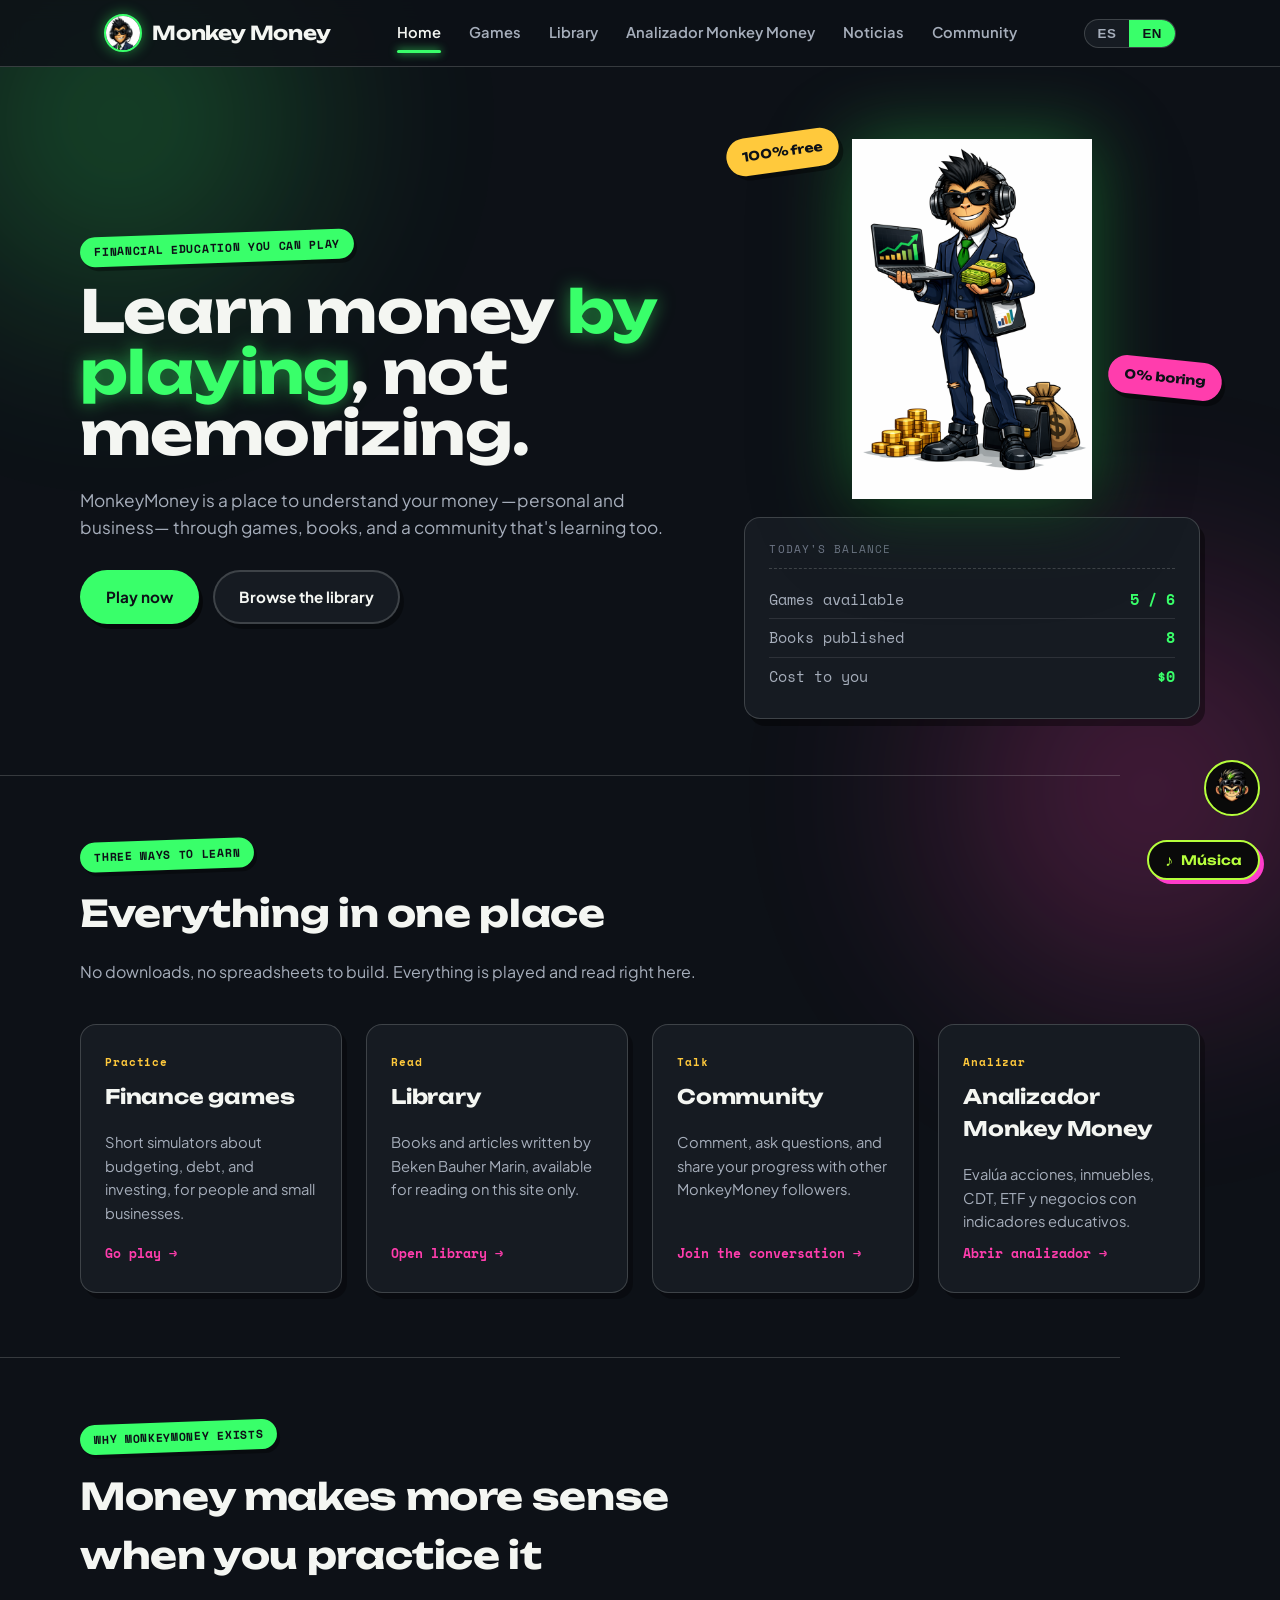
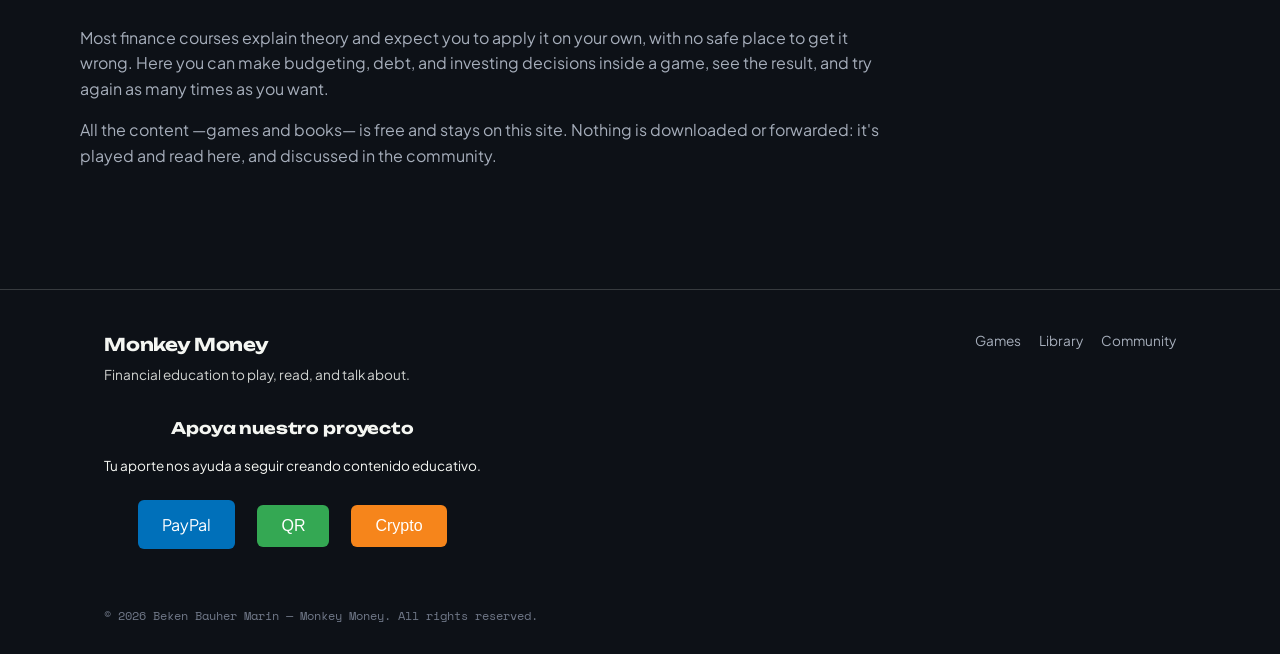
<file: index.html>
<!doctype html>
<html lang="es">
<head>
<meta charset="utf-8">
<meta name="viewport" content="width=device-width, initial-scale=1">
<title>Monkey Money — Educación financiera para jugar, leer y conversar</title>
<meta name="description" content="Juegos de finanzas personales y empresariales, libros de Beken Bauher Marin y una comunidad para aprender a manejar el dinero.">
<link rel="icon" href="assets/favicon.png" type="image/png">
<link rel="preconnect" href="https://fonts.googleapis.com">
<link rel="preconnect" href="https://fonts.gstatic.com" crossorigin>
<link href="https://fonts.googleapis.com/css2?family=Unbounded:wght@500;700;800&family=Plus+Jakarta+Sans:wght@400;500;600;700&family=Space+Mono:wght@400;700&display=swap" rel="stylesheet">
<link rel="stylesheet" href="css/style.css">
</head>
  
<body data-root="">

<header class="site-header">
  <div class="nav-inner wrap">
    <a href="index.html" class="logo">
      <img src="assets/mascot-face.png" class="logo-mark" alt="Monkey Money">
      <span class="logo-text">Monkey Money</span>
    </a>
    <nav class="main-nav" id="main-nav">
      <a href="index.html" data-i18n="nav.home" aria-current="page">Inicio</a>
      <a href="juegos.html" data-i18n="nav.games">Juegos</a>
      <a href="biblioteca.html" data-i18n="nav.library">Biblioteca</a>
      <a href="Analizador/index.html" data-i18n="nav.analyzer">Analizador Monkey Money</a>
      <a href="noticias.html" data-i18n="nav.news">Noticias</a>
      <a href="comunidad.html" data-i18n="nav.community">Comunidad</a>
         
    </nav>
    <div class="nav-right">
      <div class="lang-toggle" role="group" aria-label="Idioma / Language">
        <button class="lang-btn" data-lang="es" aria-pressed="true">ES</button>
        <button class="lang-btn" data-lang="en" aria-pressed="false">EN</button>
      </div>
      <button class="menu-toggle" aria-label="Menú" aria-expanded="false">☰</button>
    </div>
  </div>
</header>

<main>
  <section class="hero wrap">
    <div class="hero-grid">
      <div>
        <span class="eyebrow" data-i18n="hero.eyebrow">Educación financiera en español</span>
        <h1>
          <span data-i18n="hero.title.part1">Aprende finanzas</span>
          <em data-i18n="hero.title.em">jugando</em>,
          <span data-i18n="hero.title.part2">no memorizando.</span>
        </h1>
        <p class="lead" data-i18n="hero.lead">Monkey Money es un espacio para entender tu dinero —personal y de negocio— a través de juegos, libros y una comunidad que también está aprendiendo.</p>
        <div class="cta-row">
          <a href="juegos.html" class="btn btn-primary" data-i18n="hero.cta.play">Jugar ahora</a>
          <a href="biblioteca.html" class="btn btn-secondary" data-i18n="hero.cta.read">Ver la biblioteca</a>
        </div>
      </div>
      <div class="hero-visual">
        <span class="sticker sticker-1" data-i18n="hero.sticker1">100% gratis</span>
        <span class="sticker sticker-2" data-i18n="hero.sticker2">0% aburrido</span>
        <img src="assets/mascot-hero.png" alt="MonkeyMoney mascota" class="mascot-hero-img">
        <div class="statement">
        <div class="statement-title" data-i18n="hero.statement.title">Balance de hoy</div>
        <div class="statement-row">
          <span data-i18n="hero.statement.games">Juegos disponibles</span>
          <span class="amount" id="stat-games">—</span>
        </div>
        <div class="statement-row">
          <span data-i18n="hero.statement.books">Libros publicados</span>
          <span class="amount" id="stat-books">—</span>
        </div>
        <div class="statement-row">
          <span data-i18n="hero.statement.cost">Costo para ti</span>
          <span class="amount" data-i18n="hero.statement.cost.value">$0</span>
        </div>
        </div>
      </div>
    </div>
  </section>

  <hr class="hairline wrap">

  <section class="section wrap">
    <div class="section-head">
      <span class="eyebrow" data-i18n="pillars.eyebrow">Tres formas de aprender</span>
      <h2 data-i18n="pillars.title">Todo en un solo lugar</h2>
      <p data-i18n="pillars.lead">No hace falta descargar nada ni crear hojas de cálculo. Todo se juega y se lee directamente aquí.</p>
    </div>
    <div class="pillars">
      <a href="juegos.html" class="pillar-card">
        <span class="pillar-icon" data-i18n="pillars.games.tag">PRACTICAR</span>
        <h3 data-i18n="pillars.games.title">Juegos financieros</h3>
        <p data-i18n="pillars.games.desc">Simuladores cortos de presupuesto, deudas e inversión para personas y negocios.</p>
        <span class="go" data-i18n="pillars.games.go">Ir a jugar →</span>
      </a>
      <a href="biblioteca.html" class="pillar-card">
        <span class="pillar-icon" data-i18n="pillars.library.tag">LEER</span>
        <h3 data-i18n="pillars.library.title">Biblioteca</h3>
        <p data-i18n="pillars.library.desc">Libros y artículos escritos por Beken Bauher Marin, disponibles solo para lectura en línea.</p>
        <span class="go" data-i18n="pillars.library.go">Abrir biblioteca →</span>
      </a>
      <a href="comunidad.html" class="pillar-card">
        <span class="pillar-icon" data-i18n="pillars.community.tag">CONVERSAR</span>
        <h3 data-i18n="pillars.community.title">Comunidad</h3>
        <p data-i18n="pillars.community.desc">Comenta, pregunta y comparte tu progreso con otros seguidores de MonkeyMoney.</p>
        <span class="go" data-i18n="pillars.community.go">Unirme a la conversación →</span>
      </a>
      <a href="Analizador/index.html" class="pillar-card">
        <span class="pillar-icon" data-i18n="pillars.analyzer.tag">Analizar</span>
        <h3 data-i18n="pillars.analyzer.title">Analizador Monkey Money</h3>
        <p data-i18n="pillars.analyzer.desc">Evalúa acciones, inmuebles, CDT, ETF y negocios con indicadores educativos.</p>
        <span class="go" data-i18n="pillars.analyzer.go">Abrir analizador →</span>
      </a>
    </div>
  </section>

  <hr class="hairline wrap">

  <section class="section wrap">
    <div class="section-head">
      <span class="eyebrow" data-i18n="about.eyebrow">Por qué existe Monkey Money</span>
      <h2 data-i18n="about.title">El dinero se entiende mejor cuando se practica</h2>
    </div>
    <p data-i18n="about.body1" style="max-width:68ch;color:var(--ink-soft)">La mayoría de los cursos de finanzas explican teoría y esperan que la apliques sola o solo, sin un lugar seguro para equivocarte. Aquí puedes tomar decisiones de presupuesto, deuda e inversión dentro de un juego, ver el resultado y volver a intentarlo cuantas veces quieras.</p>
    <p data-i18n="about.body2" style="max-width:68ch;color:var(--ink-soft)">Todo el contenido —juegos y libros— es gratuito y queda dentro de la página. No se descarga ni se reenvía: se juega y se lee aquí, y se discute en la comunidad.</p>
  </section>
</main>

<footer class="site-footer">
  <div class="wrap">
    <div class="footer-inner">
      <div>
        <div class="logo-text" style="font-size:1.1rem">Monkey Money</div>
        <p data-i18n="footer.tagline" style="max-width:32ch;opacity:0.85;margin-top:6px">Educación financiera para jugar, leer y conversar.</p>
       
       <!-- Sección de Donaciones -->
  <div style="text-align:center; margin:30px 0;">
  <h3>Apoya nuestro proyecto</h3>
  <p>Tu aporte nos ayuda a seguir creando contenido educativo.</p>

  <!-- Botón PayPal directo -->
   <a href="https://www.paypal.com/donate/?business=N66LHU6PSTJXJ&no_recurring=0&item_name=Gracias+por+creer+en+MonkeyMoney+y+en+el+poder+de+aprender+juntos%2C+con+tu+aporte+seguimos+compartiendo+educaci%C3%B3n+financiera.%21&currency_code=USD" target="_blank" 

     style="background-color:#0070ba; color:white; padding:12px 24px; 
            text-decoration:none; font-size:16px; border-radius:6px; 
            display:inline-block; margin:10px;">
    PayPal
  </a>

 <!-- Botón para abrir modal QR -->
     <button onclick="document.getElementById('qrModal').style.display='block'" 
          style="background-color:#34a853; color:white; padding:12px 24px; 
                 font-size:16px; border:none; border-radius:6px; cursor:pointer; margin:10px;">
    QR
  </button>
   </a>
    <!-- Botón para abrir modal QR -->
  <button onclick="document.getElementById('metamaskModal').style.display='block'" 
          style="background-color:#f6851b; color:white; padding:12px 24px; 
                 font-size:16px; border:none; border-radius:6px; cursor:pointer; margin:10px;">
    Crypto
    </button>
</div> 

<!-- Ventana emergente (modal) oculta por defecto -->
 <div id="qrModal" style="display:none; position:fixed; z-index:1000; left:0; top:0; 
     width:100%; height:100%; overflow:auto; background-color:rgba(0,0,0,0.7);">
  <div style="background:#fff; margin:10% auto; padding:20px; border-radius:8px; width:300px; text-align:center;">
    <span onclick="document.getElementById('qrModal').style.display='none'" 
          style="color:#aaa; float:right; font-size:28px; font-weight:bold; cursor:pointer;">&times;</span>
    <h3>Escanea el QR</h3>
    <img src="Código QR.png" alt="QR de PayPal" width="200">
    <p>Gracias por tu apoyo 💙</p>
  </div>
 
  
</div>
   <!-- Ventana emergente (modal) oculta por defecto -->
 <div id="metamaskModal" style="display:none; position:fixed; z-index:1000; left:0; top:0; 
     width:100%; height:100%; overflow:auto; background-color:rgba(0,0,0,0.7);">
  <div style="background:#fff; margin:10% auto; padding:20px; border-radius:8px; width:320px; text-align:center;">
    <span onclick="document.getElementById('metamaskModal').style.display='none'" 
          style="color:#aaa; float:right; font-size:28px; font-weight:bold; cursor:pointer;">&times;</span>
    <h3>Dirección de MetaMask</h3>
    <p style="word-break:break-all; font-size:14px; color:#333;">
      0x2881e4c35049CE3E712d4f6F079DB310F0bE7D4f
    </p>
    <p>Gracias por tu apoyo 🚀</p>
  </div>
</div>
      </div>
      <nav style="display:flex;gap:18px;flex-wrap:wrap">
        <a href="juegos.html" data-i18n="nav.games">Juegos</a>
        <a href="biblioteca.html" data-i18n="nav.library">Biblioteca</a>
        <a href="comunidad.html" data-i18n="nav.community">Comunidad</a>
      </nav>
    </div>
    <div class="footer-copy">© <span id="year"></span> Beken Bauher Marin — Monkey Money. <span data-i18n="footer.rights">Todos los derechos reservados.</span></div>
  
  </div>

        <!--<center>
        <div style="text-align:center; margin:30px 0;">
  <h3>Apoyemos, "solo el puebo salva al pueblo."</h3>
  <p>Tu aporte ayuda a los mas damnificados! </p>

  <!-- Botón Donaciones directo -->
 <!-- <a href="https://abaco.org.co/donar/#donar" target="_blank" 

     style="background-color:#0070ba; color:white; padding:12px 24px; 
            text-decoration:none; font-size:16px; border-radius:6px; 
            display:inline-block; margin:10px;">
    Aabaco
  </a>-->
          </div>
      </div>
    </div>
</footer></center>

<script>document.getElementById("year").textContent = new Date().getFullYear();</script>
<script src="js/i18n.js"></script>
<script src="js/main.js"></script>
<script src="js/home-stats.js"></script>
   <script src="js/player.js"></script>
  <script src="js/chatbot.js"></script>
</body>
</html>
</file>
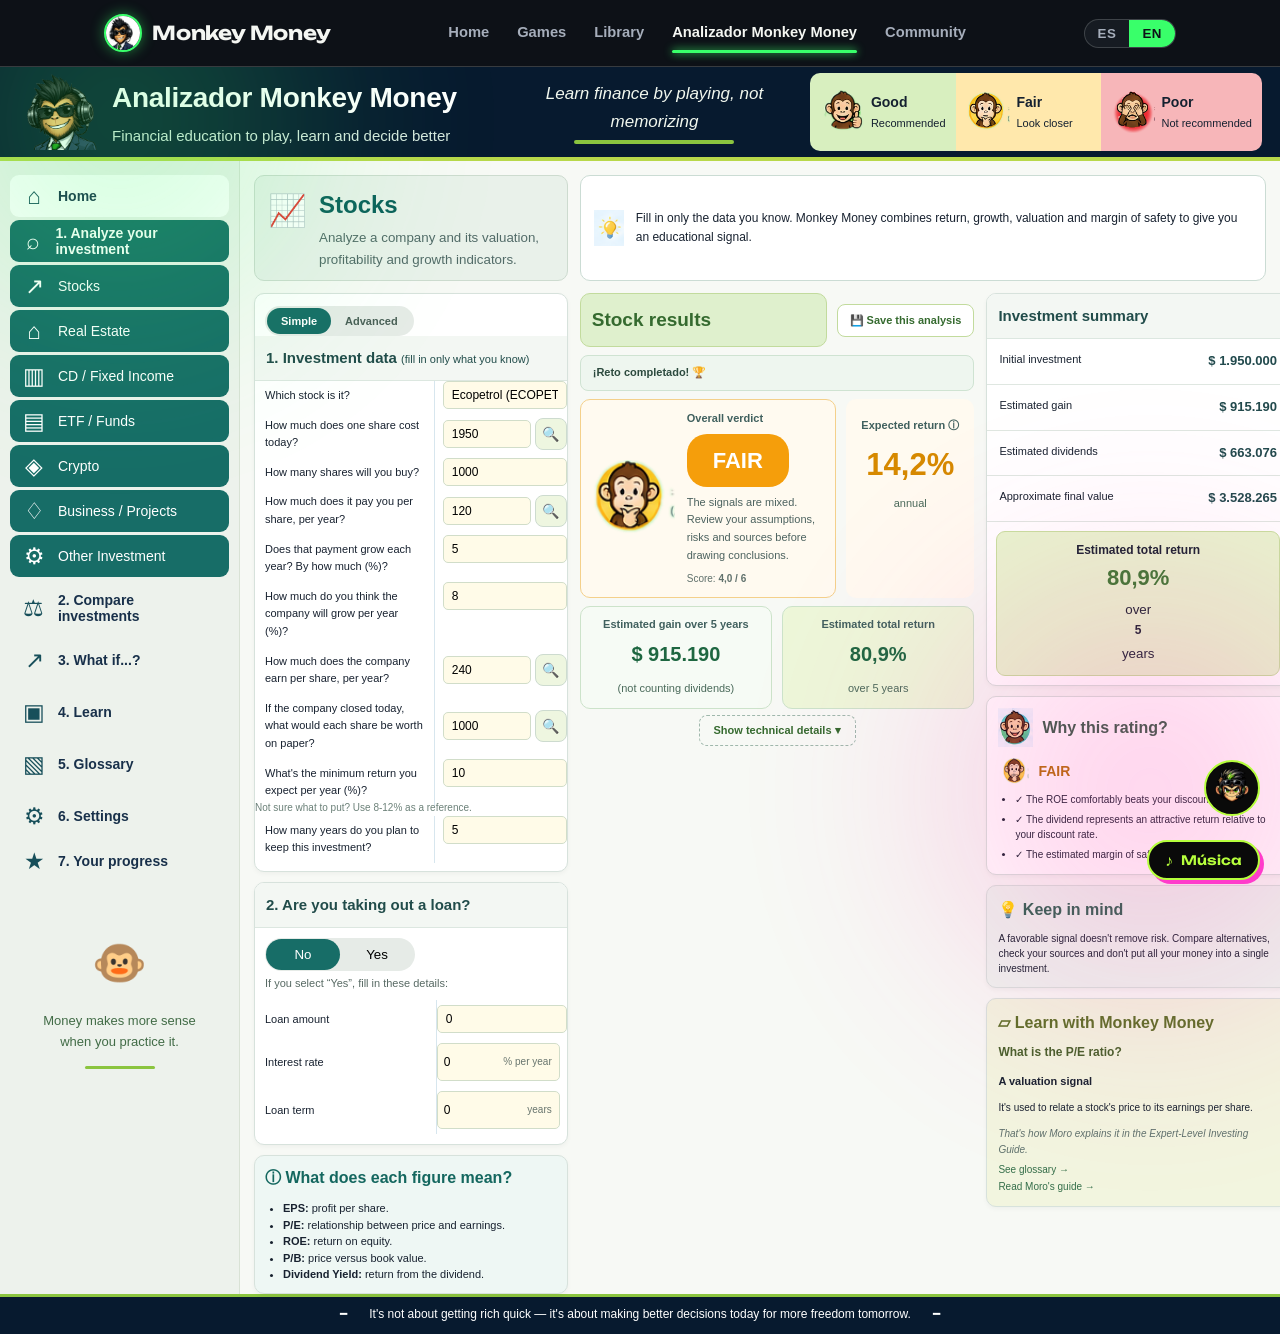
<file: Analizador/index.html>
<!doctype html>
<html lang="es">
<head>
<meta charset="utf-8">
<meta name="viewport" content="width=device-width,initial-scale=1">
  <title>Analizador Monkey Money</title>
  <link rel="icon" href="../assets/favicon.png" type="image/png">
<link rel="preconnect" href="https://fonts.googleapis.com">
<link rel="preconnect" href="https://fonts.gstatic.com" crossorigin>
<link href="https://fonts.googleapis.com/css2?family=Unbounded:wght@500;700;800&family=Plus+Jakarta+Sans:wght@400;500;600;700&family=Space+Mono:wght@400;700&display=swap" rel="stylesheet">

<link rel="stylesheet" href="../css/style.css">
  <link rel="stylesheet" href="style.css?v=2">
</head> 
<body data-root="../">
<div class="app" id="app">
<header class="site-header">
  <div class="nav-inner wrap">

    <a href="../index.html" class="logo">
      <img src="../assets/mascot-face.png" class="logo-mark" alt="Monkey Money">
      <span class="logo-text">Monkey Money</span>
    </a>

    <nav class="main-nav" id="main-nav">

      <a href="../index.html" data-i18n="nav.home">Inicio</a>

      <a href="../juegos.html" data-i18n="nav.games">Juegos</a>

      <a href="../biblioteca.html" data-i18n="nav.library">Biblioteca</a>

      <a href="index.html" data-i18n="nav.analyzer" aria-current="page">
        Analizador Monkey Money
      </a>

      <a href="../comunidad.html" data-i18n="nav.community">Comunidad</a>

    </nav>

    <div class="nav-right">

      <div class="lang-toggle" role="group" aria-label="Idioma / Language">
        <button class="lang-btn" data-lang="es" aria-pressed="true">ES</button>
        <button class="lang-btn" data-lang="en" aria-pressed="false">EN</button>
      </div>

      <button
        class="menu-toggle"
        aria-label="Menú"
        aria-expanded="false">
        ☰
      </button>

    </div>

  </div>
</header>
<header class="topbar">
  <button class="mobile-menu-btn" id="mobileMenuBtn" aria-label="Abrir menú">☰</button>
  <div class="brand">
    <img src="assets/logo.png" class="mm-site-logo" alt="Monkey Money">
    <div><div class="title">Analizador Monkey Money</div><div class="subtitle" data-i18n="analyzer.topbar.subtitle">Educación financiera para jugar, aprender y decidir mejor</div></div>
  </div>
  <div class="slogan"><span class="i18n-inline" data-i18n="analyzer.topbar.slogan">Aprende finanzas jugando, no memorizando</span> <span></span></div>
  <div class="legend">
    <div class="legend-card good"><img src="assets/good.png"><div><b data-i18n="analyzer.legend.good.title">Buena</b><small data-i18n="analyzer.legend.good.desc">Recomendada</small></div></div>
    <div class="legend-card neutral"><img src="assets/neutral.png"><div><b data-i18n="analyzer.legend.neutral.title">Regular</b><small data-i18n="analyzer.legend.neutral.desc">Analizar más</small></div></div>
    <div class="legend-card bad"><img src="assets/bad.png"><div><b data-i18n="analyzer.legend.bad.title">Mala</b><small data-i18n="analyzer.legend.bad.desc">No recomendable</small></div></div>
  </div>
</header>
<div class="body">
<aside class="sidebar" id="sidebar">
  <button class="side-item active" data-page="inicio"><span>⌂</span><b data-i18n="nav.home">Inicio</b></button>
  <button class="side-item selected" data-page="analiza"><span>⌕</span><b data-i18n="analyzer.side.step1">1. Analiza tu inversión</b></button>
  <button class="side-item analysis-type selected" data-page="analiza" data-analysis-type="acciones"><span>↗</span> <span class="i18n-inline" data-i18n="analyzer.side.acciones">Acciones</span></button>
  <button class="side-item analysis-type" data-page="analiza" data-analysis-type="inmuebles"><span>⌂</span> <span class="i18n-inline" data-i18n="analyzer.side.inmuebles">Inmuebles</span></button>
  <button class="side-item analysis-type" data-page="analiza" data-analysis-type="cdt"><span>▥</span> <span class="i18n-inline" data-i18n="analyzer.side.cdt">CDT / Renta fija</span></button>
  <button class="side-item analysis-type" data-page="analiza" data-analysis-type="etf"><span>▤</span> <span class="i18n-inline" data-i18n="analyzer.side.etf">ETF / Fondos</span></button>
  <button class="side-item analysis-type" data-page="analiza" data-analysis-type="cripto"><span>◈</span> <span class="i18n-inline" data-i18n="analyzer.side.cripto">Criptomonedas</span></button>
  <button class="side-item analysis-type" data-page="analiza" data-analysis-type="negocios"><span>♢</span> <span class="i18n-inline" data-i18n="analyzer.side.negocios">Negocios / Proyectos</span></button>
  <button class="side-item analysis-type" data-page="analiza" data-analysis-type="otra"><span>⚙</span> <span class="i18n-inline" data-i18n="analyzer.side.otra">Otra inversión</span></button>
  <div class="separator"></div>
  <button class="side-item" data-page="comparar"><span>⚖</span><b data-i18n="analyzer.side.step2">2. Compara inversiones</b></button>
  <div class="separator"></div>
  <button class="side-item" data-page="whatif"><span>↗</span><b data-i18n="analyzer.side.step3">3. ¿Qué pasaría si...?</b></button>
  <div class="separator"></div>
  <button class="side-item" data-page="aprende"><span>▣</span><b data-i18n="analyzer.side.step4">4. Aprende</b></button>
  <div class="separator"></div>
  <button class="side-item" data-page="glosario"><span>▧</span><b data-i18n="analyzer.side.step5">5. Glosario</b></button>
  <div class="separator"></div>
  <button class="side-item" data-page="config"><span>⚙</span><b data-i18n="analyzer.side.step6">6. Configuración</b></button>
  <button class="side-item" data-page="progreso"><span>★</span><b data-i18n="analyzer.side.step7">7. Tu progreso</b></button>
  <div class="education"><div class="mini-logo">🐵</div><p data-i18n="analyzer.side.tagline">El dinero se entiende mejor cuando se practica.</p><div class="green-line"></div></div>
</aside>
<main class="main">
  <section id="page-analiza" class="page active-page">
    <div id="analysisLanding" class="analysis-landing">
      <div class="landing-head">
        <h2 data-i18n="analyzer.landing.title">¿Qué quieres analizar hoy?</h2>
        <p data-i18n="analyzer.landing.subtitle">Elige el tipo de inversión para ver el formulario e indicadores pensados para ella.</p>
      </div>
      <div class="landing-grid" id="landingGrid"></div>
    </div>
    <div id="analysisFormWrap" style="display:none">
    <div class="section-header">
      <div class="section-title"><span id="analysisIcon">📈</span><div><b id="analysisTitle">Acciones</b><small id="analysisSubtitle">Analiza una empresa y sus indicadores de valoración, rentabilidad y crecimiento.</small></div></div>
      <div class="tip"><img src="assets/bulb.png"><span data-i18n="analyzer.tip">Llena solo los datos que conozcas. Monkey Money combina rentabilidad, crecimiento, valoración y margen de seguridad para darte una señal educativa.</span></div>
    </div>
    <div class="columns">
      <section class="leftcol">
        <div class="card input-card">
          <div class="mode-switch" id="modeSwitch">
            <button type="button" id="modeSimple" class="mode-btn" data-i18n="analyzer.mode.simple">Sencillo</button>
            <button type="button" id="modeAdvanced" class="mode-btn" data-i18n="analyzer.mode.advanced">Avanzado</button>
          </div>
          <div class="card-title"><span class="i18n-inline" data-i18n="analyzer.datacard.title">1. Datos de la inversión</span> <span data-i18n="analyzer.datacard.hint">(llena solo lo que conozcas)</span></div>
          <div class="form-grid" id="analysisFormGrid">
            <label>Nombre de la inversión</label><input id="name" value="Ecopetrol (ECOPETROL)">
            <label>Precio actual por acción</label><div class="money"><span>$</span><input id="price" type="number" value="1950"></div>
            <label>Número de acciones que comprarás</label><input id="shares" type="number" value="1000">
            <label>Dividendos anuales por acción</label><div class="money"><span>$</span><input id="dividend" type="number" value="120"></div>
            <label>Crecimiento esperado del dividendo</label><div class="suffix"><input id="divGrowth" type="number" step="0.1" value="5"><span>% anual</span></div>
            <label>Crecimiento esperado de la empresa</label><div class="suffix"><input id="growth" type="number" step="0.1" value="8"><span>% anual</span></div>
            <label>Utilidad por acción (EPS)</label><div class="money"><span>$</span><input id="eps" type="number" value="240"></div>
            <label>Valor en libros por acción</label><div class="money"><span>$</span><input id="book" type="number" value="1000"></div>
            <label>Tasa de descuento <small>(costo de oportunidad)</small></label><div class="suffix"><input id="discount" type="number" step="0.1" value="10"><span>% anual</span></div>
            <label>Horizonte de inversión</label><div class="suffix"><input id="horizon" type="number" value="5"><span>años</span></div>
          </div>
        </div>
        <div class="card loan-card">
          <div class="card-title" data-i18n="analyzer.loan.title">2. ¿Vas a pedir un préstamo?</div>
          <div class="toggle"><button id="loanNo" class="toggle-btn active" data-i18n="analyzer.loan.no">No</button><button id="loanYes" class="toggle-btn" data-i18n="analyzer.loan.yes">Sí</button></div>
          <div class="moro-tip" id="moroLoanTip" style="display:none">
            <img src="../assets/mascot-face.png" alt="Moro">
            <div>
              <p data-i18n="analyzer.loan.moroTip">Pedir prestado agranda tanto las ganancias como las pérdidas: si la inversión rinde más que el interés del préstamo, ganas más de lo normal; si rinde menos, pierdes más de lo normal. Úsalo con cuidado.</p>
              <button type="button" class="moro-tip-close" id="moroLoanTipClose" data-i18n="analyzer.loan.moroTipClose">Entendido</button>
            </div>
          </div>
          <div class="help" data-i18n="analyzer.loan.help">Si seleccionas “Sí”, completa estos datos:</div>
          <div class="loan-grid"><label data-i18n="analyzer.loan.amount">Monto del préstamo</label><input id="loanAmount" type="number" value="0"><label data-i18n="analyzer.loan.rate">Tasa de interés</label><div class="suffix"><input id="loanRate" type="number" value="0"><span data-i18n="analyzer.unit.perYear">% anual</span></div><label data-i18n="analyzer.loan.years">Plazo del préstamo</label><div class="suffix"><input id="loanYears" type="number" value="0"><span data-i18n="analyzer.unit.years">años</span></div></div>
        </div>
        <div class="card meaning-card"><div class="meaning-title" data-i18n="analyzer.meaning.title">ⓘ ¿Qué significa cada dato?</div><ul id="meaningList"></ul></div>
      </section>
      <section class="centercol">
        <div class="results-title-row"><div class="results-title" id="resultsTitleText">Resultados de la inversión</div><button type="button" class="save-analysis-btn" id="saveAnalysisBtn" data-i18n="analyzer.progress.save">💾 Guardar este análisis</button></div>
        <div class="save-analysis-toast" id="saveAnalysisToast" style="display:none"></div>
        <div class="verdict-card" id="verdictCard">
          <div class="verdict"><img id="verdictImg" src="assets/central_good.png"><div><div class="small-title" data-i18n="analyzer.verdict.title">Veredicto general</div><div id="verdict" class="verdict-pill">BUENA</div><p id="verdictText">La inversión se ve atractiva según tus parámetros.</p><div class="score-line"><span data-i18n="analyzer.score.label">Puntuación:</span> <b id="scoreValue">0,0 / 6</b></div></div></div>
          <div class="return"><div class="small-title" data-i18n="analyzer.return.title">Rentabilidad esperada ⓘ</div><div id="returnPct" class="big">13,8%</div><small data-i18n="analyzer.return.annual">anual</small></div>
        </div>
        <div class="kpi-row"><div class="kpi-card"><div class="small-title"><span data-i18n="analyzer.kpi.gainTitle1">Ganancia estimada en</span> <span id="horizonLabel">5</span> <span data-i18n="analyzer.unit.years">años</span></div><div id="gain" class="kpi-value">$ 1.009.000</div><small data-i18n="analyzer.kpi.noDiv">(sin contar dividendos)</small></div><div class="kpi-card highlight"><div class="small-title" data-i18n="analyzer.kpi.totalReturnTitle">Rentabilidad total estimada</div><div id="totalReturn" class="kpi-value">73,3%</div><small><span data-i18n="analyzer.kpi.in">en</span> <span id="totalYears">5</span> <span data-i18n="analyzer.unit.years">años</span></small></div></div>
        <button type="button" class="toggle-details-btn" id="toggleDetailsBtn" style="display:none" data-i18n="analyzer.simple.showDetails">Ver detalles técnicos ▾</button>
        <div id="advancedDetails">
        <div class="card indicators"><div class="card-title green" data-i18n="analyzer.indicators.title">Indicadores importantes</div><div class="indicator-head"><span data-i18n="analyzer.indicators.col.indicator">Indicador</span><span data-i18n="analyzer.indicators.col.result">Resultado</span><span data-i18n="analyzer.indicators.col.meaning">¿Qué significa?</span><span data-i18n="analyzer.indicators.col.eval">Evaluación</span></div>
          <div class="indicator-row"><b id="metricName0">PER <small>(Price to Earnings)</small></b><span id="per">8,1</span><span data-i18n="analyzer.indicators.desc.per">Cuántas veces pagas las ganancias.</span><span id="perEval"></span></div>
          <div class="indicator-row"><b id="metricName1">ROE <small>(Return on Equity)</small></b><span id="roe">24%</span><span data-i18n="analyzer.indicators.desc.roe">Qué tan bien usa el capital.</span><span id="roeEval"></span></div>
          <div class="indicator-row"><b id="metricName2">P/B <small>(Price to Book)</small></b><span id="pb">1,0</span><span data-i18n="analyzer.indicators.desc.pb">Cuánto pagas por $1 de patrimonio.</span><span id="pbEval"></span></div>
          <div class="indicator-row"><b id="metricName3">Dividend Yield</b><span id="dy">6,2%</span><span data-i18n="analyzer.indicators.desc.dy">Rendimiento por dividendos.</span><span id="dyEval"></span></div>
          <div class="indicator-row"><b id="metricName4">CAGR <small>(Crecimiento anual)</small></b><span id="cagr">8%</span><span data-i18n="analyzer.indicators.desc.cagr">Crecimiento anual compuesto.</span><span id="cagrEval"></span></div>
          <div class="indicator-row"><b id="metricName5">Margen de seguridad</b><span id="mos">22,6%</span><span data-i18n="analyzer.indicators.desc.mos">Diferencia entre precio y valor estimado.</span><span id="mosEval"></span></div>
        </div>
        <div class="card projection"><div class="card-title green" data-i18n="analyzer.projection.title">📈 Proyección de valor de tu inversión</div><div class="chart-wrap"><canvas id="chart"></canvas></div><div class="projection-note"><span data-i18n="analyzer.proj.part1">Con una rentabilidad del</span> <b id="projRate">13,8%</b> <span data-i18n="analyzer.proj.part2">anual, tu inversión de</span> <b id="initialText">$1.950.000</b> <span data-i18n="analyzer.proj.part3">podría crecer hasta</span> <b id="finalText">$3.730.000</b> <span data-i18n="analyzer.proj.part4">en</span> <span id="yearsText">5</span> <span data-i18n="analyzer.proj.part5">años (sin contar dividendos).</span></div></div>
        </div>
      </section>
      <aside class="rightcol">
        <div class="card summary"><div class="card-title" data-i18n="analyzer.summary.title">Resumen de la inversión</div><div class="sumrow"><span data-i18n="analyzer.summary.initial">Inversión inicial</span><b id="sInitial">$ 1.950.000</b></div><div class="sumrow"><span data-i18n="analyzer.summary.gain">Ganancia estimada</span><b id="sGain">$ 1.009.000</b></div><div class="sumrow"><span data-i18n="analyzer.summary.dividends">Dividendos estimados</span><b id="sDiv">$ 420.000</b></div><div class="sumrow"><span data-i18n="analyzer.summary.final">Valor final aproximado</span><b id="sFinal">$ 3.379.000</b></div><div class="sum-total"><span data-i18n="analyzer.summary.totalReturn">Rentabilidad total estimada</span><b id="sTotal">73,3%</b><small><span class="i18n-inline" data-i18n="analyzer.summary.in">en</span> <span id="sYears">5</span> <span class="i18n-inline" data-i18n="analyzer.unit.years">años</span></small></div><div class="sum-total" id="sOwnReturnRow" style="display:none"><span data-i18n="analyzer.summary.ownReturn">Rentabilidad sobre tu capital</span><b id="sOwnReturn">73,3%</b><small data-i18n="analyzer.summary.ownReturnNote">tu dinero propio, descontando el préstamo</small></div></div>
        <div class="card why" id="whyCard"><div class="why-head"><img src="assets/why_good.png"><b data-i18n="analyzer.why.title">¿Por qué esta calificación?</b></div><div class="why-status"><img id="whyImg" src="assets/good.png"><b id="whyLabel">BUENA</b></div><ul id="whyList"></ul></div>
        <div class="card warning"><div class="warning-title" data-i18n="analyzer.warning.title">💡 Ten en cuenta</div><p data-i18n="analyzer.warning.body">Una señal favorable no elimina el riesgo. Compara alternativas, revisa las fuentes y no concentres todo tu dinero en una sola inversión.</p></div>
        <div class="card learn"><div class="learn-title" data-i18n="analyzer.learn.title">▱ Aprende con Monkey Money</div><b data-i18n="analyzer.learn.q">¿Qué es el PER?</b><strong data-i18n="analyzer.learn.a">Una señal de valoración</strong><p data-i18n="analyzer.learn.body">Sirve para relacionar el precio de una acción con sus ganancias por acción.</p><p class="learn-attribution" data-i18n="analyzer.learn.attribution">Así lo explica Moro en la Guía de Inversión Nivel Experto.</p><button class="link-btn" data-page="glosario" data-i18n="analyzer.learn.link">Ver glosario →</button><a class="link-btn" href="../biblioteca.html" data-i18n="analyzer.learn.linkBook">Leer la guía de Moro →</a></div>
      </aside>
    </div>
    </div>
  </section>

  <section id="page-inicio" class="page">
    <div class="hero-card"><div><span class="eyebrow" data-i18n="analyzer.hero.eyebrow">MONKEY MONEY</span><h1 data-i18n="analyzer.hero.title">El dinero se entiende mejor cuando se practica.</h1><p data-i18n="analyzer.hero.lead">Analiza inversiones, compara escenarios y aprende los conceptos detrás de cada decisión.</p><button class="primary-btn" data-page="analiza" data-i18n="analyzer.hero.cta">Comenzar análisis</button></div><div class="hero-monkey">🐵<span>💹</span></div></div>
    <div class="feature-grid"><div class="feature-card"><div class="feature-icon">📊</div><h3 data-i18n="analyzer.feature.1.title">Analiza</h3><p data-i18n="analyzer.feature.1.desc">Usa indicadores sencillos para entender una inversión.</p></div><div class="feature-card"><div class="feature-icon">⚖️</div><h3 data-i18n="analyzer.feature.2.title">Compara</h3><p data-i18n="analyzer.feature.2.desc">Contrasta hasta tres alternativas con una tabla clara.</p></div><div class="feature-card"><div class="feature-icon">🧪</div><h3 data-i18n="analyzer.feature.3.title">Experimenta</h3><p data-i18n="analyzer.feature.3.desc">Descubre qué pasa cuando cambias crecimiento, precio o plazo.</p></div><div class="feature-card"><div class="feature-icon">📚</div><h3 data-i18n="analyzer.feature.4.title">Aprende</h3><p data-i18n="analyzer.feature.4.desc">Convierte cada análisis en una pequeña lección.</p></div></div>
    <div class="download-card card"><div><span class="eyebrow" data-i18n="analyzer.download.eyebrow">APLICACIÓN DE ESCRITORIO</span><h3 data-i18n="analyzer.download.title">Analizador Monkey Money también en tu computador</h3><p data-i18n="analyzer.download.desc">Usa el analizador desde Windows o Mac, con la misma experiencia de Monkey Money.</p></div><div class="download-actions"><a class="download-btn" href="downloads/Analizador-Monkey-Money-Windows.exe" download data-i18n="analyzer.download.windows">🪟 Descargar para Windows</a><a class="download-btn secondary" href="downloads/Analizador-Monkey-Money-Mac.dmg" download data-i18n="analyzer.download.mac"> Descargar para Mac</a></div></div><div class="disclaimer"><span data-i18n="analyzer.disclaimer.part1">Este enfoque permite </span><strong data-i18n="analyzer.disclaimer.strong">aprender los fundamentos financieros, interpretar información económica y tomar decisiones informadas de manera teórica</strong><span data-i18n="analyzer.disclaimer.part2">, asegurando que el conocimiento adquirido sea académico y no una instrucción para invertir personalmente.</span></div>
  </section>

  <section id="page-comparar" class="page"><div class="page-head"><div><span class="eyebrow" data-i18n="analyzer.page.comparar.eyebrow">COMPARAR</span><h2 data-i18n="analyzer.page.comparar.title">Compara inversiones</h2><p data-i18n="analyzer.page.comparar.desc">Introduce datos rápidos de hasta tres alternativas y ordena la decisión por una señal educativa.</p></div></div><div class="compare-grid" id="compareGrid"></div></section>

  <section id="page-whatif" class="page"><div class="page-head"><div><span class="eyebrow" data-i18n="analyzer.page.whatif.eyebrow">SIMULADOR</span><h2 data-i18n="analyzer.page.whatif.title">¿Qué pasaría si...?</h2><p data-i18n="analyzer.page.whatif.desc">Juega con los supuestos y observa cómo cambia el resultado.</p></div></div><div class="whatif-grid"><div class="card scenario-card"><div class="card-title" data-i18n="analyzer.whatif.cardtitle">Ajusta el escenario</div><label><span data-i18n="analyzer.whatif.price">Precio actual</span><input id="wfPrice" type="number" value="1950"></label><label><span data-i18n="analyzer.whatif.growth">Crecimiento esperado</span><input id="wfGrowth" type="number" value="8" step="0.1"></label><label><span data-i18n="analyzer.whatif.discount">Tasa de descuento</span><input id="wfDiscount" type="number" value="10" step="0.1"></label><label><span data-i18n="analyzer.whatif.years">Horizonte (años)</span><input id="wfYears" type="number" value="5"></label></div><div class="card scenario-result"><div class="scenario-badge" id="wfBadge">BUENA</div><div class="scenario-big" id="wfValue">$ 2.869.000</div><p data-i18n="analyzer.whatif.resultDesc">Valor aproximado al final del horizonte, con los supuestos seleccionados.</p><div class="mini-metrics"><div><span data-i18n="analyzer.whatif.annualReturn">Rentabilidad anual</span><b id="wfReturn">8%</b></div><div><span data-i18n="analyzer.whatif.priceVsValue">Precio vs. valor</span><b id="wfMargin">—</b></div></div></div></div></section>

  <section id="page-aprende" class="page"><div class="page-head"><div><span class="eyebrow" data-i18n="analyzer.page.aprende.eyebrow">APRENDER</span><h2 data-i18n="analyzer.page.aprende.title">Aprende mientras analizas</h2><p data-i18n="analyzer.page.aprende.desc">Explicaciones cortas, pensadas para tomar decisiones con más contexto.</p></div></div><div class="lesson-grid" id="lessonGrid">
<article><span>01</span><h3 data-i18n="analyzer.lesson.1.title">PER</h3><p data-i18n="analyzer.lesson.1.body">Compara el precio con las ganancias por acción. Un PER alto puede exigir mucho crecimiento para justificarse.</p><blockquote class="lesson-quote"><p data-i18n="analyzer.lesson.1.quote">“No pagues más de la cuenta: el PER te dice cuántos años de ganancias estás comprando.”</p><cite data-i18n="analyzer.lesson.1.attribution">— Moro, en Guía de Inversión Nivel Experto</cite></blockquote></article>
<article><span>02</span><h3 data-i18n="analyzer.lesson.2.title">ROE</h3><p data-i18n="analyzer.lesson.2.body">Mide la rentabilidad generada sobre el patrimonio y ayuda a observar eficiencia del capital.</p><blockquote class="lesson-quote"><p data-i18n="analyzer.lesson.2.quote">“Me fijo en el ROE para saber si el dinero de los dueños está trabajando de verdad.”</p><cite data-i18n="analyzer.lesson.2.attribution">— Moro, en Guía de Inversión Nivel Experto</cite></blockquote></article>
<article><span>03</span><h3 data-i18n="analyzer.lesson.3.title">Margen de seguridad</h3><p data-i18n="analyzer.lesson.3.body">Es la distancia entre precio y valor estimado. Un margen mayor puede dar más espacio frente a errores.</p><blockquote class="lesson-quote"><p data-i18n="analyzer.lesson.3.quote">“Nunca compro sin margen de seguridad: es mi colchón cuando me equivoco.”</p><cite data-i18n="analyzer.lesson.3.attribution">— Moro, en Guía de Inversión Nivel Experto</cite></blockquote></article>
<article><span>04</span><h3 data-i18n="analyzer.lesson.4.title">Dividend Yield</h3><p data-i18n="analyzer.lesson.4.body">Relaciona el dividendo anual con el precio actual.</p><blockquote class="lesson-quote"><p data-i18n="analyzer.lesson.4.quote">“Un buen dividendo es como que la empresa te pague por esperar.”</p><cite data-i18n="analyzer.lesson.4.attribution">— Moro, en Guía de Inversión Nivel Experto</cite></blockquote></article>
<article><span>05</span><h3 data-i18n="analyzer.lesson.5.title">EPS</h3><p data-i18n="analyzer.lesson.5.body">Ganancia por acción. Es una pieza básica para calcular el PER y evaluar crecimiento de utilidades.</p><blockquote class="lesson-quote"><p data-i18n="analyzer.lesson.5.quote">“Antes de mirar cualquier otro número, reviso cuánto gana la empresa por cada acción.”</p><cite data-i18n="analyzer.lesson.5.attribution">— Moro, en Guía de Inversión Nivel Experto</cite></blockquote></article>
<article><span>06</span><h3 data-i18n="analyzer.lesson.6.title">P/B</h3><p data-i18n="analyzer.lesson.6.body">Compara el precio de mercado con el valor contable o patrimonio por acción.</p><blockquote class="lesson-quote"><p data-i18n="analyzer.lesson.6.quote">“El P/B me ayuda a no pagar de más por lo que la empresa realmente tiene.”</p><cite data-i18n="analyzer.lesson.6.attribution">— Moro, en Guía de Inversión Nivel Experto</cite></blockquote></article>
<article><span>07</span><h3 data-i18n="analyzer.lesson.7.title">CAGR</h3><p data-i18n="analyzer.lesson.7.body">Resume el crecimiento anual compuesto de una variable durante un período.</p><blockquote class="lesson-quote"><p data-i18n="analyzer.lesson.7.quote">“El crecimiento constante, aunque sea lento, casi siempre le gana al que se apaga rápido.”</p><cite data-i18n="analyzer.lesson.7.attribution">— de El Sistema del Mono</cite></blockquote></article>
<article><span>08</span><h3 data-i18n="analyzer.lesson.8.title">Flujo de caja</h3><p data-i18n="analyzer.lesson.8.body">Muestra el dinero que entra y sale. El flujo de caja libre ayuda a estudiar la capacidad de generar efectivo.</p><blockquote class="lesson-quote"><p data-i18n="analyzer.lesson.8.quote">“Cuando abrí mi negocio aprendí rápido: puedes tener ganancias en papel y aun así quedarte sin efectivo.”</p><cite data-i18n="analyzer.lesson.8.attribution">— Mika, en Flujo de Caja para Negocios Pequeños</cite></blockquote></article>
<article><span>09</span><h3 data-i18n="analyzer.lesson.9.title">Volatilidad</h3><p data-i18n="analyzer.lesson.9.body">Describe cuánto fluctúa un precio. Mayor volatilidad suele implicar mayor incertidumbre.</p><blockquote class="lesson-quote"><p data-i18n="analyzer.lesson.9.quote">“La volatilidad asusta a corto plazo, pero casi nunca importa a largo plazo.”</p><cite data-i18n="analyzer.lesson.9.attribution">— de El Sistema del Mono</cite></blockquote></article>
<article><span>10</span><h3 data-i18n="analyzer.lesson.10.title">Beta</h3><p data-i18n="analyzer.lesson.10.body">Mide la sensibilidad de un activo frente a los movimientos del mercado de referencia.</p><blockquote class="lesson-quote"><p data-i18n="analyzer.lesson.10.quote">“Si un activo se mueve más que el mercado, tengo que estar dispuesto a aguantar esos vaivenes.”</p><cite data-i18n="analyzer.lesson.10.attribution">— Moro, en Guía de Inversión Nivel Experto</cite></blockquote></article>
<article><span>11</span><h3 data-i18n="analyzer.lesson.11.title">ROIC</h3><p data-i18n="analyzer.lesson.11.body">Observa el retorno generado sobre el capital invertido y ayuda a estudiar la calidad del negocio.</p><blockquote class="lesson-quote"><p data-i18n="analyzer.lesson.11.quote">“Antes de reinvertir en mi negocio, siempre me pregunto: ¿este peso extra realmente me va a rendir?”</p><cite data-i18n="analyzer.lesson.11.attribution">— Mika, en Flujo de Caja para Negocios Pequeños</cite></blockquote></article>
<article><span>12</span><h3 data-i18n="analyzer.lesson.12.title">Deuda / EBITDA</h3><p data-i18n="analyzer.lesson.12.body">Ayuda a evaluar el peso de la deuda frente a la generación operativa de la empresa.</p><blockquote class="lesson-quote"><p data-i18n="analyzer.lesson.12.quote">“Pedir prestado para crecer no es malo, pero yo siempre calculo si mi negocio realmente puede pagarlo.”</p><cite data-i18n="analyzer.lesson.12.attribution">— Mika, en Flujo de Caja para Negocios Pequeños</cite></blockquote></article>
</div></section>

  <section id="page-glosario" class="page"><div class="page-head"><div><span class="eyebrow" data-i18n="analyzer.page.glosario.eyebrow">GLOSARIO</span><h2 data-i18n="analyzer.page.glosario.title">Glosario financiero</h2><p data-i18n="analyzer.page.glosario.desc">Conceptos esenciales en lenguaje sencillo.</p></div><input id="glossarySearch" class="search" placeholder="Buscar término..." data-i18n-attr="placeholder:analyzer.glossary.searchPlaceholder"></div><div class="glossary-grid" id="glossaryGrid"></div></section>

  <section id="page-config" class="page"><div class="page-head"><div><span class="eyebrow" data-i18n="analyzer.page.config.eyebrow">CONFIGURACIÓN</span><h2 data-i18n="analyzer.page.config.title">Configuración</h2><p data-i18n="analyzer.page.config.desc">Personaliza la experiencia de Analizador Monkey Money.</p></div></div><div class="settings-card card"><div class="setting-row"><div><b data-i18n="analyzer.config.appname.label">Nombre de la aplicación</b><small data-i18n="analyzer.config.appname.desc">Se muestra en la ventana y el encabezado.</small></div><input id="appName" value="Analizador Monkey Money"></div><div class="setting-row"><div><b data-i18n="analyzer.config.currency.label">Moneda</b><small data-i18n="analyzer.config.currency.desc">Formato de presentación de valores.</small></div><select id="currency"><option value="COP" data-i18n="analyzer.config.currency.cop">COP · Peso colombiano</option><option value="USD" data-i18n="analyzer.config.currency.usd">USD · Dólar</option><option value="EUR" data-i18n="analyzer.config.currency.eur">EUR · Euro</option></select></div><div class="setting-row"><div><b data-i18n="analyzer.config.darkmode.label">Modo oscuro</b><small data-i18n="analyzer.config.darkmode.desc">Cambia la apariencia de la aplicación.</small></div><label class="switch"><input id="darkMode" type="checkbox"><span></span></label></div><div class="setting-row"><div><b data-i18n="analyzer.config.website.label">MonkeyMoney.com.co</b><small data-i18n="analyzer.config.website.desc">Visita nuestra página oficial.</small></div><a class="website-btn" href="https://monkeymoney.com.co/" target="_blank" rel="noreferrer" data-i18n="analyzer.config.website.button">Abrir MonkeyMoney.com.co ↗</a></div><div class="setting-row"><div><b data-i18n="analyzer.config.warnings.label">Mostrar advertencias educativas</b><small data-i18n="analyzer.config.warnings.desc">Consejos y recordatorios de riesgo.</small></div><label class="switch"><input id="showWarnings" type="checkbox" checked><span></span></label></div><div class="about"><div class="about-brand"><b>Monkey Money</b></div><p data-i18n="analyzer.config.about.app">Una aplicación de MonkeyMoney.</p><p data-i18n="analyzer.config.about.copyright">© 2026 Beken Bauher Marín - Todos los derechos reservados.</p><p class="tiny" data-i18n="analyzer.config.about.tagline">Educación financiera para jugar, leer y conversar.</p></div></div></section>
  <section id="page-progreso" class="page"><div class="page-head"><div><span class="eyebrow" data-i18n="analyzer.page.progreso.eyebrow">TU PROGRESO</span><h2 data-i18n="analyzer.page.progreso.title">Insignias e historial de práctica</h2><p data-i18n="analyzer.page.progreso.desc">Cada análisis que guardas queda aquí — así ves cómo has ido practicando con el tiempo.</p></div></div>
    <div class="card badges-card"><div class="card-title" data-i18n="analyzer.progress.challengesTitle">Retos</div><div class="badges-grid" id="challengesGrid"></div></div>
    <div class="card badges-card"><div class="card-title" data-i18n="analyzer.progress.badgesTitle">Insignias</div><div class="badges-grid" id="badgesGrid"></div></div>
    <div class="card history-card"><div class="card-title-row"><div class="card-title" data-i18n="analyzer.progress.historyTitle">Historial de práctica</div><button type="button" class="clear-history-btn" id="clearHistoryBtn" data-i18n="analyzer.progress.clear">Borrar historial</button></div><div id="historyList"></div></div>
  </section>
</main></div>
<footer><span>━</span><span data-i18n="analyzer.footer.tagline">No se trata de hacerte rico rápido, sino de tomar mejores decisiones hoy para tener más libertad mañana.</span><span>━</span></footer>
</div>
<script src="app.js"></script>
<script src="../js/i18n.js"></script>
<script src="../js/main.js"></script>
<script src="../js/player.js"></script>
<script src="../js/chatbot.js"></script>
</body></html>
</file>
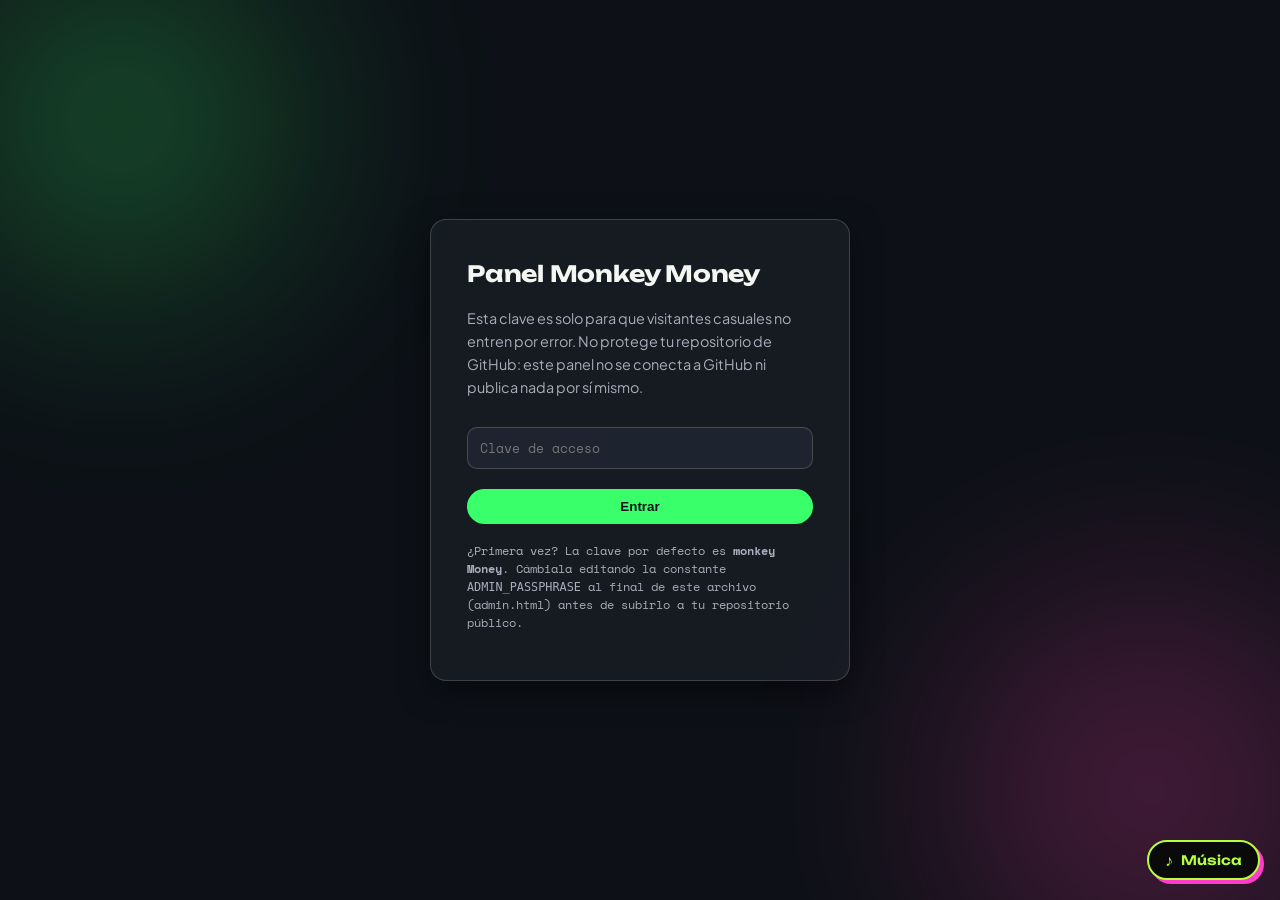
<file: admin.html>
<!doctype html>
<html lang="es">
<head>
<meta charset="utf-8">
<meta name="viewport" content="width=device-width, initial-scale=1">
<title>Panel — Monkey Money</title>
<meta name="robots" content="noindex, nofollow">
<link rel="icon" href="assets/favicon.png" type="image/png">
<link rel="preconnect" href="https://fonts.googleapis.com">
<link rel="preconnect" href="https://fonts.gstatic.com" crossorigin>
<link href="https://fonts.googleapis.com/css2?family=Unbounded:wght@500;700;800&family=Plus+Jakarta+Sans:wght@400;500;600;700&family=Space+Mono:wght@400;700&display=swap" rel="stylesheet">
<link rel="stylesheet" href="css/style.css">
<style>
 
  body { background: var(--void); }
  .gate-screen {
    min-height: 100vh;
    display: flex;
    align-items: center;
    justify-content: center;
    padding: 24px;
  }
  .gate-box {
    background: var(--surface);
    border: 1px solid var(--line-strong);
    border-radius: var(--radius);
    padding: 36px;
    max-width: 420px;
    width: 100%;
    box-shadow: 0 10px 30px rgba(0,0,0,0.5);
  }
  .gate-box h1 { color: var(--ink); font-size: 1.4rem; }
  .gate-box input {
    width: 100%;
    padding: 10px 12px;
    border: 1px solid var(--line-strong);
    border-radius: var(--radius-sm);
    font-family: var(--font-mono);
    margin: 14px 0;
    background: var(--surface-2);
    color: var(--ink);
  }
  .gate-note {
    font-family: var(--font-mono);
    font-size: 0.74rem;
    color: var(--ink-soft);
    margin-top: 18px;
    line-height: 1.5;
  }
  #admin-app { display: none; background: var(--void); min-height: 100vh; }
  .admin-header {
    background: var(--surface);
    color: var(--ink);
    padding: 18px 0;
    border-bottom: 1px solid var(--line-strong);
  }
  .admin-header .wrap { display: flex; justify-content: space-between; align-items: center; }
  .admin-header h1 { font-size: 1.2rem; margin: 0; color: var(--ink); }
  .tabs { display: flex; gap: 10px; margin: 28px 0 22px; }
  .tab-btn {
    font-family: var(--font-mono);
    font-size: 0.82rem;
    padding: 9px 18px;
    border: 1.5px solid var(--line-strong);
    background: var(--surface);
    color: var(--ink-soft);
    border-radius: 20px;
    cursor: pointer;
  }
  .tab-btn.active { background: var(--acid); color: var(--void); border-color: var(--acid); }
  .tab-panel { display: none; }
  .tab-panel.active { display: block; }

  .admin-grid { display: grid; grid-template-columns: 1.3fr 1fr; gap: 28px; align-items: start; }
  @media (max-width: 900px) { .admin-grid { grid-template-columns: 1fr; } }

  table.catalog-table { width: 100%; border-collapse: collapse; background: var(--surface); border: 1px solid var(--line-strong); color: var(--ink); }
  table.catalog-table th, table.catalog-table td { text-align: left; padding: 10px 12px; border-bottom: 1px solid var(--line); font-size: 0.86rem; }
  table.catalog-table th { font-family: var(--font-mono); font-size: 0.72rem; text-transform: uppercase; color: var(--ink-soft); }
  table.catalog-table .file-cell { font-family: var(--font-mono); font-size: 0.78rem; color: var(--gold); }
  .del-btn { background: none; border: 1px solid var(--pulse); color: var(--pulse); border-radius: var(--radius-sm); padding: 4px 10px; font-size: 0.78rem; cursor: pointer; }
  .del-btn:hover { background: var(--pulse); color: var(--void); }

  .admin-form { background: var(--surface); border: 1px solid var(--line-strong); padding: 22px; border-radius: var(--radius); }
  .admin-form h3 { color: var(--ink); margin-top: 0; }
  .field { margin-bottom: 14px; }
  .field label { display: block; font-size: 0.82rem; font-weight: 600; margin-bottom: 4px; color: var(--ink-soft); }
  .field input[type="text"], .field textarea, .field select {
    width: 100%;
    padding: 8px 10px;
    border: 1px solid var(--line-strong);
    border-radius: var(--radius-sm);
    font-family: var(--font-body);
    font-size: 0.88rem;
    background: var(--surface-2);
    color: var(--ink);
  }
  .field-row { display: grid; grid-template-columns: 1fr 1fr; gap: 12px; }
  .hint { font-size: 0.74rem; color: var(--ink-soft); margin-top: 3px; }
  .submit-btn {
    margin-top: 6px;
    background: var(--acid);
    color: var(--void);
    border: none;
    padding: 10px 20px;
    border-radius: 100px;
    font-weight: 700;
    cursor: pointer;
  }
  .download-box { margin-top: 20px; padding: 16px; border: 1px dashed var(--gold); border-radius: var(--radius-sm); background: var(--surface); }
  .download-btn {
    background: var(--gold);
    color: var(--void);
    border: none;
    padding: 9px 16px;
    border-radius: 100px;
    font-weight: 700;
    cursor: pointer;
    font-size: 0.85rem;
  }
  .steps { font-size: 0.84rem; color: var(--ink-soft); }
  .steps li { margin-bottom: 6px; }
</style>
</head>
<body>

<div class="gate-screen" id="gate-screen">
  <div class="gate-box">
    <h1>Panel Monkey Money</h1>
    <p style="color:var(--ink-soft);font-size:0.9rem">Esta clave es solo para que visitantes casuales no entren por error. No protege tu repositorio de GitHub: este panel no se conecta a GitHub ni publica nada por sí mismo.</p>
    <input type="password" id="gate-input" placeholder="Clave de acceso">
    <button class="submit-btn" id="gate-submit" style="width:100%">Entrar</button>
    <p id="gate-error" style="color:var(--wax-red);font-size:0.85rem;display:none">Clave incorrecta.</p>
    <p class="gate-note">¿Primera vez? La clave por defecto es <strong>monkey Money</strong>. Cámbiala editando la constante <code>ADMIN_PASSPHRASE</code> al final de este archivo (admin.html) antes de subirlo a tu repositorio público.</p>
  </div>
</div>

<div id="admin-app">
  <header class="admin-header">
    <div class="wrap">
      <h1>Panel de organización — Monkey Money</h1>
      <a href="index.html" style="color:var(--parchment-card);text-decoration:none;font-size:0.85rem">← Volver al sitio</a>
    </div>
  </header>

  <div class="wrap">
    <p style="max-width:70ch;color:var(--ink-soft);margin-top:24px">
      Este panel <strong>no sube nada a GitHub automáticamente</strong>. Te ayuda a organizar
      el catálogo; al final descargas un archivo <code>.json</code> actualizado que tú mismo
      subes a tu repositorio, junto con el archivo real del juego o del PDF.
    </p>

    <div class="tabs">
      <button class="tab-btn active" data-tab="games">Juegos</button>
      <button class="tab-btn" data-tab="library">Biblioteca</button>
    </div>

    <!-- ============ JUEGOS ============ -->
    <div class="tab-panel active" id="panel-games">
      <div class="admin-grid">
        <div>
          <h3 style="color:var(--ink)">Catálogo actual</h3>
          <table class="catalog-table" id="games-table">
            <thead><tr><th>Estado</th><th>Título</th><th>Categoría</th><th>Archivo</th><th></th></tr></thead>
            <tbody></tbody>
          </table>

          <div class="download-box">
            <p style="margin-top:0;font-size:0.85rem">Cuando termines de agregar o quitar juegos:</p>
            <button class="download-btn" id="download-games">⬇ Descargar games.json actualizado</button>
          </div>
        </div>

        <div class="admin-form">
          <h3>+ Agregar juego</h3>
          <div class="field">
            <label>Archivo del juego (.html)</label>
            <input type="file" id="game-file-picker" accept=".html">
            <p class="hint">Solo se lee el nombre del archivo; tú lo colocas luego en la carpeta <code>games/</code>.</p>
          </div>
          <div class="field-row">
            <div class="field"><label>Título (ES)</label><input type="text" id="game-title-es"></div>
            <div class="field"><label>Title (EN)</label><input type="text" id="game-title-en"></div>
          </div>
          <div class="field-row">
            <div class="field"><label>Descripción (ES)</label><textarea id="game-desc-es" rows="3"></textarea></div>
            <div class="field"><label>Description (EN)</label><textarea id="game-desc-en" rows="3"></textarea></div>
          </div>
          <div class="field-row">
            <div class="field"><label>Categoría (ES)</label><input type="text" id="game-cat-es" placeholder="Finanzas personales"></div>
            <div class="field"><label>Category (EN)</label><input type="text" id="game-cat-en" placeholder="Personal finance"></div>
          </div>
          <div class="field">
            <label>Estado</label>
            <select id="game-status">
              <option value="disponible">Disponible</option>
              <option value="proximamente">Próximamente</option>
            </select>
          </div>
          <button class="submit-btn" id="add-game">Agregar a la lista</button>
        </div>
      </div>
    </div>

    <!-- ============ BIBLIOTECA ============ -->
    <div class="tab-panel" id="panel-library">
      <div class="admin-grid">
        <div>
          <h3 style="color:var(--ink)">Catálogo actual</h3>
          <table class="catalog-table" id="library-table">
            <thead><tr><th>Estado</th><th>Título</th><th>Tipo</th><th>Archivo</th><th></th></tr></thead>
            <tbody></tbody>
          </table>

          <div class="download-box">
            <p style="margin-top:0;font-size:0.85rem">Cuando termines de agregar o quitar libros:</p>
            <button class="download-btn" id="download-library">⬇ Descargar library.json actualizado</button>
          </div>
        </div>

        <div class="admin-form">
          <h3>+ Agregar libro / guía / artículo</h3>
          <div class="field">
            <label>Archivo (.pdf)</label>
            <input type="file" id="lib-file-picker" accept=".pdf">
            <p class="hint">Solo se lee el nombre del archivo; tú lo colocas luego en <code>library/pdfs/</code>.</p>
            <p class="hint" id="lib-size-warning" style="display:none;color:var(--wax-red)"></p>
          </div>
          <div class="field-row">
            <div class="field"><label>Título (ES)</label><input type="text" id="lib-title-es"></div>
            <div class="field"><label>Title (EN)</label><input type="text" id="lib-title-en"></div>
          </div>
          <div class="field-row">
            <div class="field"><label>Descripción (ES)</label><textarea id="lib-desc-es" rows="3"></textarea></div>
            <div class="field"><label>Description (EN)</label><textarea id="lib-desc-en" rows="3"></textarea></div>
          </div>
          <div class="field-row">
            <div class="field"><label>Tipo (ES)</label><input type="text" id="lib-type-es" placeholder="Libro / Guía / Artículo"></div>
            <div class="field"><label>Type (EN)</label><input type="text" id="lib-type-en" placeholder="Book / Guide / Article"></div>
          </div>
          <div class="field-row">
            <div class="field"><label>Categoría (ES)</label><input type="text" id="lib-cat-es" placeholder="Finanzas personales"></div>
            <div class="field"><label>Category (EN)</label><input type="text" id="lib-cat-en" placeholder="Personal finance"></div>
          </div>
          <div class="field">
            <label>Estado</label>
            <select id="lib-status">
              <option value="disponible">Disponible</option>
              <option value="proximamente">Próximamente</option>
            </select>
          </div>
          <button class="submit-btn" id="add-lib">Agregar a la lista</button>
        </div>
      </div>
    </div>

    <hr class="hairline" style="margin:40px 0">
    <h3 style="color:var(--ink)">Cómo publicar los cambios</h3>
    <ol class="steps">
      <li>Agrega o quita juegos/libros aquí hasta que la lista quede como quieres.</li>
      <li>Descarga el <code>games.json</code> y/o <code>library.json</code> actualizado.</li>
      <li>Reemplaza esos archivos dentro de la carpeta <code>data/</code> de tu repositorio.</li>
      <li>Coloca el archivo real (<code>.html</code> del juego o <code>.pdf</code> del libro) en <code>games/</code> o <code>library/pdfs/</code> — con el mismo nombre que aparece en la columna "Archivo".</li>
      <li>Para quitar algo: borra la fila aquí, descarga el archivo de nuevo, reemplázalo en <code>data/</code>, y borra el archivo real de su carpeta.</li>
      <li>Sube los cambios a GitHub (commit + push). La página se actualiza solita.</li>
    </ol>
  </div>
</div>

<script>
  // =====================================================================
  // Cambia esta clave antes de subir el sitio. Esto NO es seguridad real
  // (cualquiera que vea el código fuente puede leerla); solo evita que
  // un visitante casual entre por accidente a este panel.
  // =====================================================================
  const ADMIN_PASSPHRASE = "monkeymoney";

  document.getElementById("gate-submit").addEventListener("click", checkGate);
  document.getElementById("gate-input").addEventListener("keydown", (e) => {
    if (e.key === "Enter") checkGate();
  });
  function checkGate() {
    const val = document.getElementById("gate-input").value;
    if (val === ADMIN_PASSPHRASE) {
      document.getElementById("gate-screen").style.display = "none";
      document.getElementById("admin-app").style.display = "block";
      initAdmin();
    } else {
      document.getElementById("gate-error").style.display = "block";
    }
  }

  function initAdmin() {
    // ---------- Tabs ----------
    document.querySelectorAll(".tab-btn").forEach((btn) => {
      btn.addEventListener("click", () => {
        document.querySelectorAll(".tab-btn").forEach((b) => b.classList.remove("active"));
        document.querySelectorAll(".tab-panel").forEach((p) => p.classList.remove("active"));
        btn.classList.add("active");
        document.getElementById(`panel-${btn.dataset.tab}`).classList.add("active");
      });
    });

    let games = [];
    let library = [];

    function slugify(text) {
      return text
        .toString()
        .normalize("NFD").replace(/[\u0300-\u036f]/g, "")
        .toLowerCase()
        .trim()
        .replace(/[^a-z0-9]+/g, "-")
        .replace(/(^-|-$)/g, "");
    }

    // ---------- Render tables ----------
    function renderGames() {
      const tbody = document.querySelector("#games-table tbody");
      tbody.innerHTML = games.map((g, i) => `
        <tr>
          <td>${g.status === "disponible" ? "✅ Disponible" : "⏳ Próximamente"}</td>
          <td>${g.title_es || "(sin título)"}</td>
          <td>${g.category || ""}</td>
          <td class="file-cell">${g.file || "—"}</td>
          <td><button class="del-btn" data-i="${i}">Eliminar</button></td>
        </tr>`).join("") || `<tr><td colspan="5" style="color:var(--ink-soft)">Sin juegos todavía.</td></tr>`;
      tbody.querySelectorAll(".del-btn").forEach((btn) => {
        btn.addEventListener("click", () => {
          games.splice(Number(btn.dataset.i), 1);
          renderGames();
        });
      });
    }

    function renderLibrary() {
      const tbody = document.querySelector("#library-table tbody");
      tbody.innerHTML = library.map((b, i) => `
        <tr>
          <td>${b.status === "disponible" ? "✅ Disponible" : "⏳ Próximamente"}</td>
          <td>${b.title_es || "(sin título)"}</td>
          <td>${b.type || ""}</td>
          <td class="file-cell">${b.file || "—"}</td>
          <td><button class="del-btn" data-i="${i}">Eliminar</button></td>
        </tr>`).join("") || `<tr><td colspan="5" style="color:var(--ink-soft)">Sin libros todavía.</td></tr>`;
      tbody.querySelectorAll(".del-btn").forEach((btn) => {
        btn.addEventListener("click", () => {
          library.splice(Number(btn.dataset.i), 1);
          renderLibrary();
        });
      });
    }

    // ---------- Load existing catalogs ----------
    fetch("data/games.json").then((r) => r.json()).then((d) => { games = d; renderGames(); }).catch(() => renderGames());
    fetch("data/library.json").then((r) => r.json()).then((d) => { library = d; renderLibrary(); }).catch(() => renderLibrary());

    // ---------- Add game ----------
    let pickedGameFile = "";
    document.getElementById("game-file-picker").addEventListener("change", (e) => {
      pickedGameFile = e.target.files[0] ? e.target.files[0].name : "";
    });
    document.getElementById("add-game").addEventListener("click", () => {
      const titleEs = document.getElementById("game-title-es").value.trim();
      if (!titleEs) { alert("Escribe al menos el título en español."); return; }
      games.push({
        id: slugify(titleEs),
        file: pickedGameFile,
        status: document.getElementById("game-status").value,
        category: document.getElementById("game-cat-es").value.trim(),
        category_en: document.getElementById("game-cat-en").value.trim(),
        title_es: titleEs,
        title_en: document.getElementById("game-title-en").value.trim(),
        desc_es: document.getElementById("game-desc-es").value.trim(),
        desc_en: document.getElementById("game-desc-en").value.trim(),
      });
      renderGames();
      ["game-title-es","game-title-en","game-desc-es","game-desc-en","game-cat-es","game-cat-en"]
        .forEach((id) => document.getElementById(id).value = "");
      document.getElementById("game-file-picker").value = "";
      pickedGameFile = "";
    });

    // ---------- Add library item ----------
    let pickedLibFile = "";
    document.getElementById("lib-file-picker").addEventListener("change", (e) => {
      const f = e.target.files[0];
      pickedLibFile = f ? f.name : "";
      const warn = document.getElementById("lib-size-warning");
      if (f && f.size > 5 * 1024 * 1024) {
        warn.style.display = "block";
        warn.textContent = `Este archivo pesa ${(f.size / (1024*1024)).toFixed(1)} MB. Puede tardar en cargar para tus lectores.`;
      } else {
        warn.style.display = "none";
      }
    });
    document.getElementById("add-lib").addEventListener("click", () => {
      const titleEs = document.getElementById("lib-title-es").value.trim();
      if (!titleEs) { alert("Escribe al menos el título en español."); return; }
      library.push({
        id: slugify(titleEs),
        file: pickedLibFile,
        status: document.getElementById("lib-status").value,
        type: document.getElementById("lib-type-es").value.trim(),
        type_en: document.getElementById("lib-type-en").value.trim(),
        category: document.getElementById("lib-cat-es").value.trim(),
        category_en: document.getElementById("lib-cat-en").value.trim(),
        title_es: titleEs,
        title_en: document.getElementById("lib-title-en").value.trim(),
        desc_es: document.getElementById("lib-desc-es").value.trim(),
        desc_en: document.getElementById("lib-desc-en").value.trim(),
      });
      renderLibrary();
      ["lib-title-es","lib-title-en","lib-desc-es","lib-desc-en","lib-type-es","lib-type-en","lib-cat-es","lib-cat-en"]
        .forEach((id) => document.getElementById(id).value = "");
      document.getElementById("lib-file-picker").value = "";
      pickedLibFile = "";
    });

    // ---------- Downloads ----------
    function download(filename, data) {
      const blob = new Blob([JSON.stringify(data, null, 2)], { type: "application/json" });
      const url = URL.createObjectURL(blob);
      const a = document.createElement("a");
      a.href = url;
      a.download = filename;
      a.click();
      URL.revokeObjectURL(url);
    }
    document.getElementById("download-games").addEventListener("click", () => download("games.json", games));
    document.getElementById("download-library").addEventListener("click", () => download("library.json", library));
  }
</script>
   <script src="js/player.js"></script>
</body>
</html>
</file>
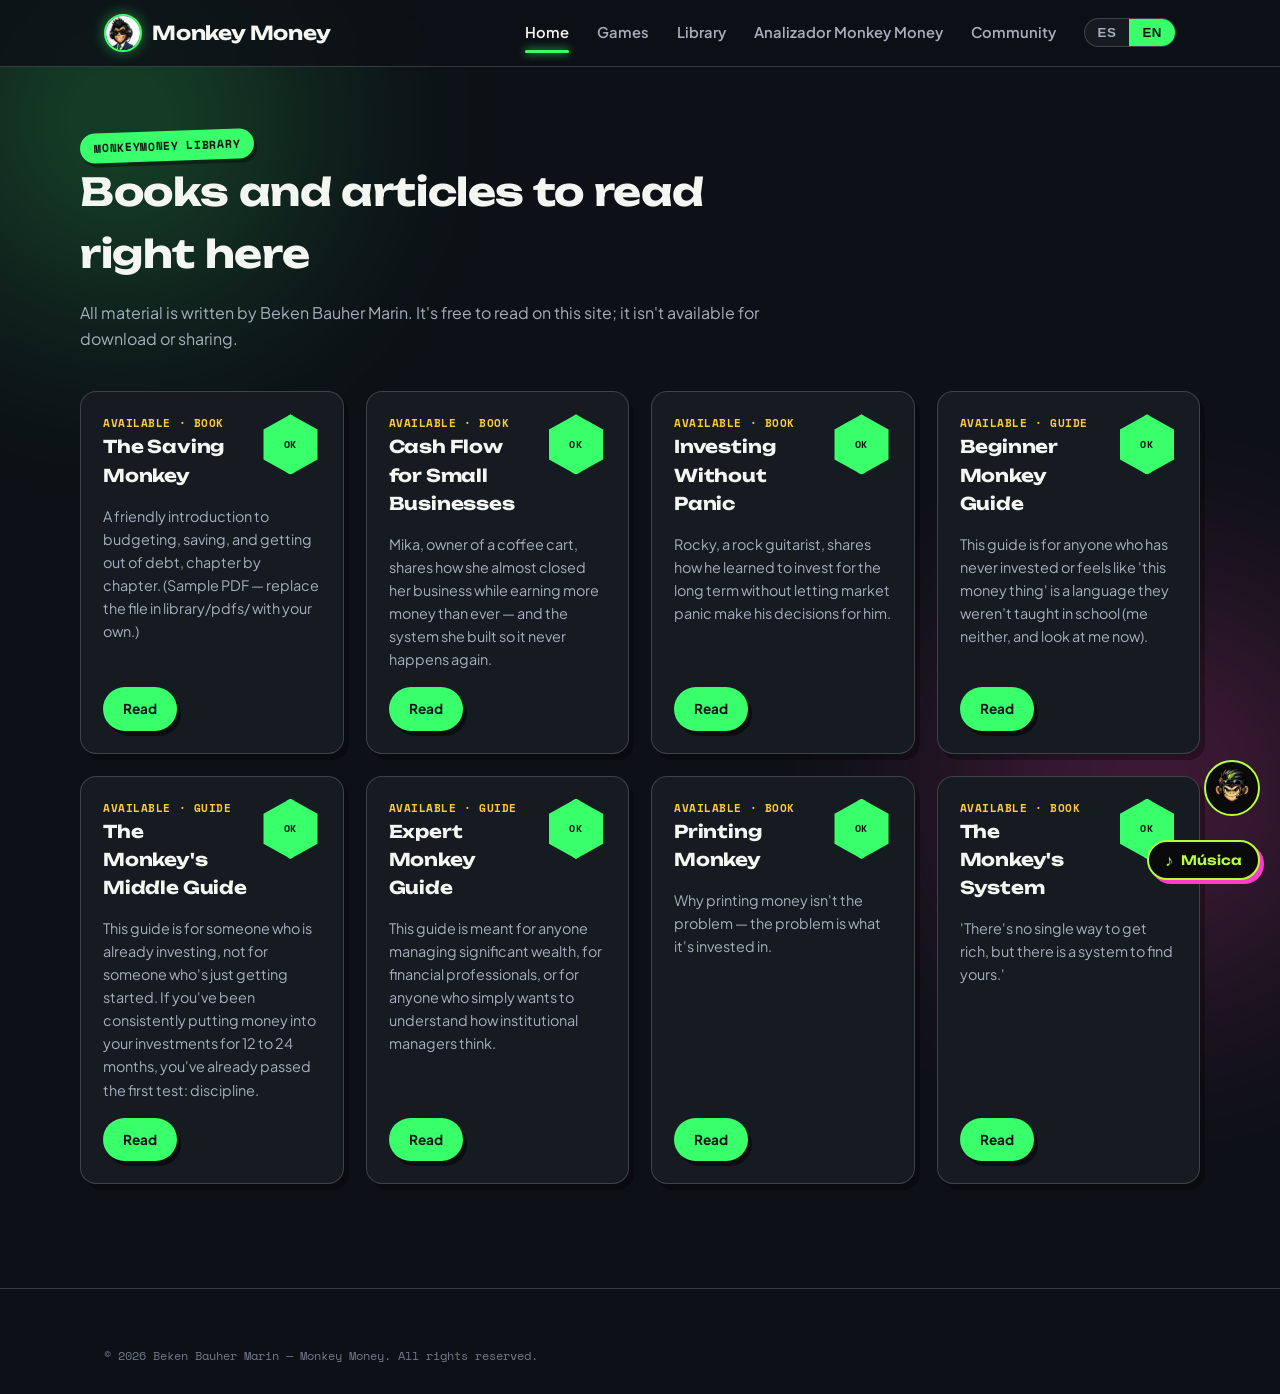
<file: biblioteca.html>
<!doctype html>
<html lang="es">
<head>
<meta charset="utf-8">
<meta name="viewport" content="width=device-width, initial-scale=1">
<title>Biblioteca — Monkey Money</title>
<meta name="description" content="Libros y artículos de finanzas escritos por Beken Bauher Marin, disponibles para leer en línea.">
<link rel="icon" href="assets/favicon.png" type="image/png">
<link rel="preconnect" href="https://fonts.googleapis.com">
<link rel="preconnect" href="https://fonts.gstatic.com" crossorigin>
<link href="https://fonts.googleapis.com/css2?family=Unbounded:wght@500;700;800&family=Plus+Jakarta+Sans:wght@400;500;600;700&family=Space+Mono:wght@400;700&display=swap" rel="stylesheet">
<link rel="stylesheet" href="css/style.css">
</head>
  
<body data-root="">

<header class="site-header">
  <div class="nav-inner wrap">
    <a href="index.html" class="logo">
      <img src="assets/mascot-face.png" class="logo-mark" alt="MonkeyMoney">
      <span class="logo-text">Monkey Money</span>
    </a>
   <nav class="main-nav" id="main-nav">
      <a href="index.html" data-i18n="nav.home" aria-current="page">Inicio</a>
      <a href="juegos.html" data-i18n="nav.games">Juegos</a>
      <a href="biblioteca.html" data-i18n="nav.library">Biblioteca</a>
      <a href="Analizador/index.html" data-i18n="nav.analyzer">Analizador Monkey Money</a>
      <a href="comunidad.html" data-i18n="nav.community">Comunidad</a>
    <div class="nav-right">
      <div class="lang-toggle" role="group" aria-label="Idioma / Language">
        <button class="lang-btn" data-lang="es" aria-pressed="true">ES</button>
        <button class="lang-btn" data-lang="en" aria-pressed="false">EN</button>
      </div>
      <button class="menu-toggle" aria-label="Menú" aria-expanded="false">☰</button>
    </div>
  </div>
</header>

<main class="wrap section">
  <div id="library-list">
    <div class="section-head">
      <span class="eyebrow" data-i18n="library.eyebrow">Biblioteca Monkey Money</span>
      <h1 data-i18n="library.title" style="font-size:clamp(1.8rem,3.4vw,2.4rem);color:var(--ink)">Libros y artículos para leer aquí mismo</h1>
      <p data-i18n="library.lead">Todo el material es de Beken Bauher Marin. Es de lectura libre y gratuita dentro de la página; no está disponible para descarga ni reenvío.</p>
    </div>

    <div class="card-grid" id="library-list-grid"></div>
  </div>
</main>

<footer class="site-footer">
  <div class="wrap">
    <div class="footer-copy">© <span id="year"></span> Beken Bauher Marin — Monkey Money. <span data-i18n="footer.rights">Todos los derechos reservados.</span></div>
  </div>
</footer>

<script>document.getElementById("year").textContent = new Date().getFullYear();</script>
<script src="js/i18n.js"></script>
<script src="js/main.js"></script>
<script src="js/library-render.js"></script>
   <script src="js/player.js"></script>
  <script src="js/chatbot.js"></script>
</body>
</html>
</file>
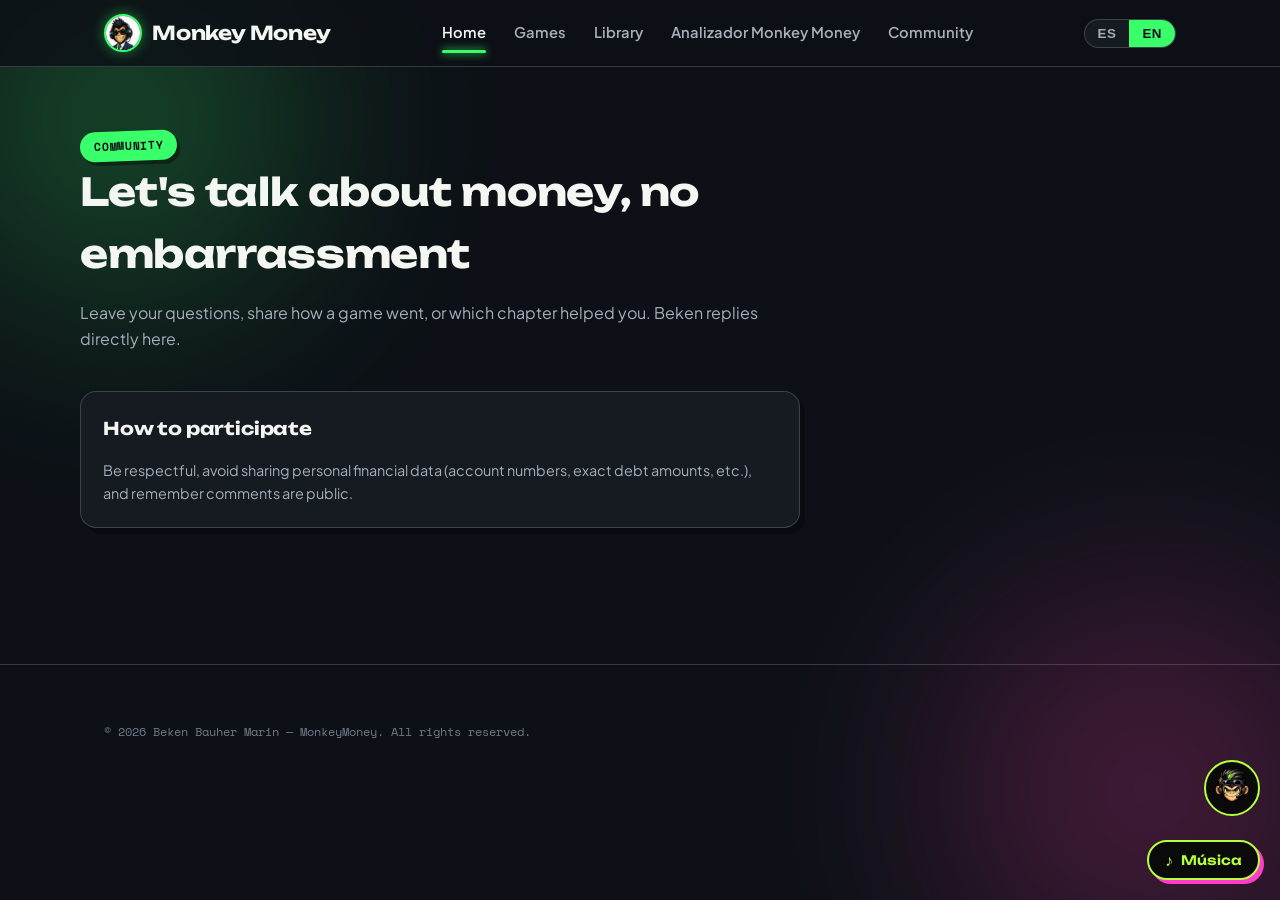
<file: comunidad.html>
<!doctype html>
<html lang="es">
<head>
<meta charset="utf-8">
<meta name="viewport" content="width=device-width, initial-scale=1">
<title>Comunidad — Monkey Money</title>
<meta name="description" content="Comenta y conversa con la comunidad de MonkeyMoney sobre finanzas personales y empresariales.">
<link rel="icon" href="assets/favicon.png" type="image/png">
<link rel="preconnect" href="https://fonts.googleapis.com">
<link rel="preconnect" href="https://fonts.gstatic.com" crossorigin>
<link href="https://fonts.googleapis.com/css2?family=Unbounded:wght@500;700;800&family=Plus+Jakarta+Sans:wght@400;500;600;700&family=Space+Mono:wght@400;700&display=swap" rel="stylesheet">
<link rel="stylesheet" href="css/style.css">
</head>
  
<body data-root="">

<header class="site-header">
  <div class="nav-inner wrap">
    <a href="index.html" class="logo">
      <img src="assets/mascot-face.png" class="logo-mark" alt="MonkeyMoney">
      <span class="logo-text">Monkey Money</span>
    </a>
   <nav class="main-nav" id="main-nav">
      <a href="index.html" data-i18n="nav.home" aria-current="page">Inicio</a>
      <a href="juegos.html" data-i18n="nav.games">Juegos</a>
      <a href="biblioteca.html" data-i18n="nav.library">Biblioteca</a>
      <a href="Analizador/index.html" data-i18n="nav.analyzer">Analizador Monkey Money</a>
      <a href="comunidad.html" data-i18n="nav.community">Comunidad</a>
    </nav>
    <div class="nav-right">
      <div class="lang-toggle" role="group" aria-label="Idioma / Language">
        <button class="lang-btn" data-lang="es" aria-pressed="true">ES</button>
        <button class="lang-btn" data-lang="en" aria-pressed="false">EN</button>
      </div>
      <button class="menu-toggle" aria-label="Menú" aria-expanded="false">☰</button>
    </div>
  </div>
</header>

<main class="wrap section">
  <div class="section-head">
    <span class="eyebrow" data-i18n="community.eyebrow">Comunidad</span>
    <h1 data-i18n="community.title" style="font-size:clamp(1.8rem,3.4vw,2.4rem);color:var(--ink)">Conversemos sobre dinero, sin pena</h1>
    <p data-i18n="community.lead">Deja tus preguntas, comparte cómo te fue en los juegos o qué capítulo te ayudó. Beken responde directamente aquí.</p>
  </div>

  <div class="content-card" style="max-width:60ch;margin-bottom:32px">
    <h3 data-i18n="community.guidelines.title">Cómo participar</h3>
    <p data-i18n="community.guidelines.body">Sé respetuoso, evita compartir datos financieros personales (números de cuenta, montos exactos de tu deuda, etc.) y recuerda que los comentarios son públicos.</p>
  </div>

  <!--
    GISCUS — comentarios con GitHub Discussions (gratis, sin anuncios, sin rastreo).
    Pasos para activarlo cuando subas el repo a GitHub:
      1. Activa "Discussions" en la configuración del repositorio.
      2. Ve a https://giscus.app y conecta tu repositorio.
      3. Copia los valores data-repo, data-repo-id, data-category y data-category-id
         que te da esa página y pégalos abajo, reemplazando los placeholders.
      4. Borra el bloque "placeholder" de abajo (o déjalo, se oculta solo
         cuando el script de giscus carga correctamente).
  -->
  <div id="giscus-comments"
       data-repo="bawher12/MonkeyMoney"
       data-repo-id="R_kgDOS_rIpA"
       data-category="General"
       data-category-id="DIC_kwDOS_rIpM4C_iSE"
  </div>

  <div class="content-card" id="comments-placeholder" style="max-width:60ch">
    <h3 data-i18n="community.placeholder.title">Los comentarios se activarán muy pronto</h3>
    <p data-i18n="community.placeholder.body">Esta sección usará GitHub Discussions a través de Giscus en cuanto el sitio esté publicado en su repositorio definitivo.</p>
  </div>
</main>

<footer class="site-footer">
  <div class="wrap">
    <div class="footer-copy">© <span id="year"></span> Beken Bauher Marin — MonkeyMoney. <span data-i18n="footer.rights">Todos los derechos reservados.</span></div>
  </div>
</footer>

<script>document.getElementById("year").textContent = new Date().getFullYear();</script>
<script src="js/i18n.js"></script>
<script src="js/main.js"></script>
<script src="js/comments.js"></script>
   <script src="js/player.js"></script>
  <script src="js/chatbot.js"></script>
</body>
</html>
</file>
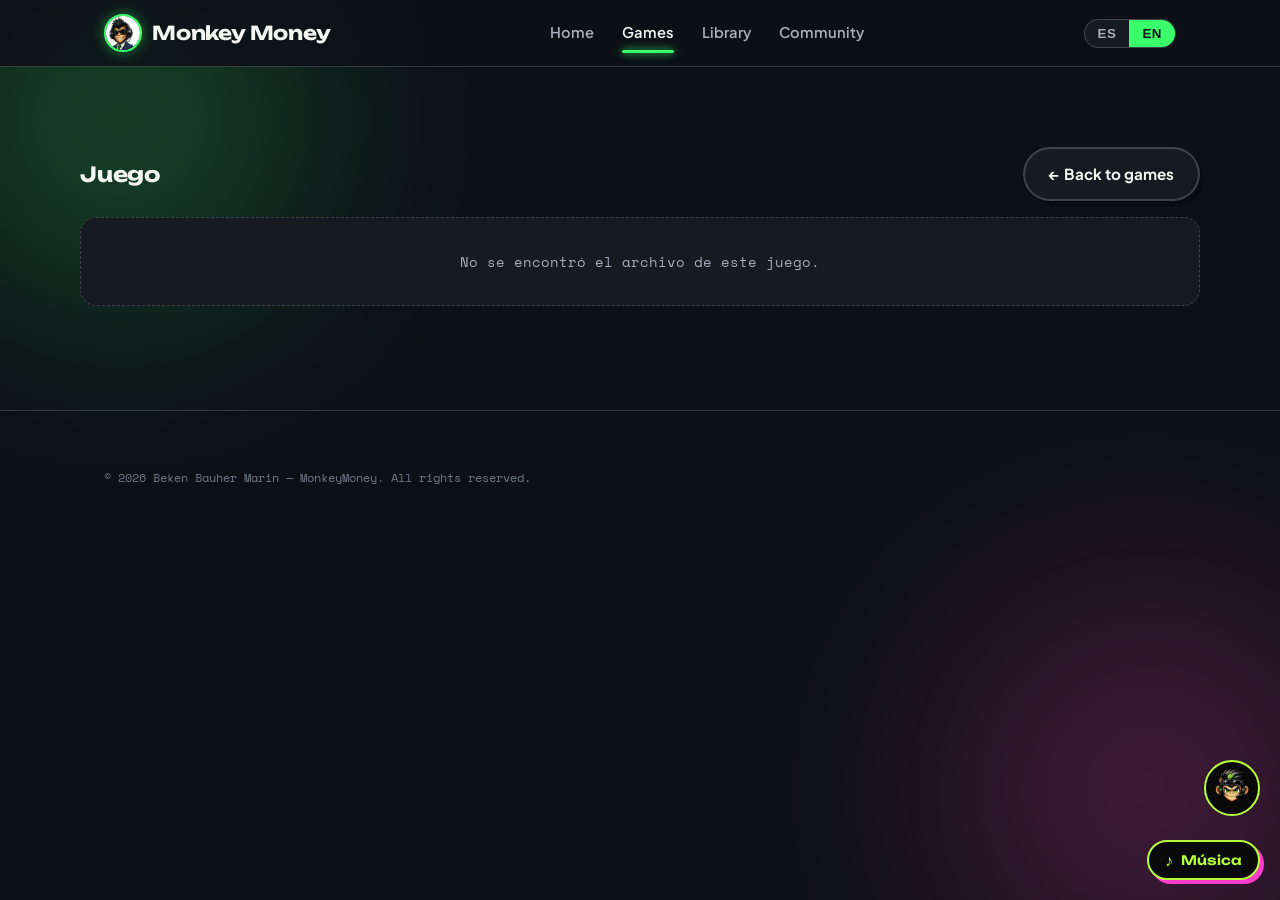
<file: game-player.html>
<!doctype html>
<html lang="es">
<head>
<meta charset="utf-8">
<meta name="viewport" content="width=device-width, initial-scale=1">
<title>Jugar — Monkey Money</title>
<link rel="icon" href="assets/favicon.png" type="image/png">
<link rel="preconnect" href="https://fonts.googleapis.com">
<link rel="preconnect" href="https://fonts.gstatic.com" crossorigin>
<link href="https://fonts.googleapis.com/css2?family=Unbounded:wght@500;700;800&family=Plus+Jakarta+Sans:wght@400;500;600;700&family=Space+Mono:wght@400;700&display=swap" rel="stylesheet">
<link rel="stylesheet" href="css/style.css">
<style>
  .player-bar {
    display: flex;
    align-items: center;
    justify-content: space-between;
    gap: 16px;
    padding: 16px 0;
  }
  .player-bar h1 { font-size: 1.3rem; color: var(--ink); margin: 0; }
  iframe.game-iframe {
    width: 100%;
    height: 75vh;
    min-height: 480px;
    border: 1px solid var(--line-strong);
    border-radius: var(--radius);
    background: var(--void);
  }
  .player-missing {
    background: var(--surface);
    border: 1px dashed var(--line-strong);
    border-radius: var(--radius);
    padding: 32px;
    text-align: center;
    color: var(--ink-soft);
    font-family: var(--font-mono);
    font-size: 0.9rem;
  }
</style>
</head>
  
<body data-root="">

<header class="site-header">
  <div class="nav-inner wrap">
    <a href="index.html" class="logo">
      <img src="assets/mascot-face.png" class="logo-mark" alt="MonkeyMoney">
      <span class="logo-text">Monkey Money</span>
    </a>
    <nav class="main-nav" id="main-nav">
      <a href="index.html" data-i18n="nav.home">Inicio</a>
      <a href="juegos.html" data-i18n="nav.games" aria-current="page">Juegos</a>
      <a href="biblioteca.html" data-i18n="nav.library">Biblioteca</a>
      <a href="comunidad.html" data-i18n="nav.community">Comunidad</a>
    </nav>
    <div class="nav-right">
      <div class="lang-toggle" role="group" aria-label="Idioma / Language">
        <button class="lang-btn" data-lang="es" aria-pressed="true">ES</button>
        <button class="lang-btn" data-lang="en" aria-pressed="false">EN</button>
      </div>
      <button class="menu-toggle" aria-label="Menú" aria-expanded="false">☰</button>
    </div>
  </div>
</header>

<main class="wrap section">
  <div class="player-bar">
    <h1 id="game-title">Juego</h1>
    <a href="juegos.html" class="btn btn-secondary" data-i18n="player.back">← Volver a juegos</a>
  </div>
  <div id="player-slot"></div>
</main>

<footer class="site-footer">
  <div class="wrap">
    <div class="footer-copy">© <span id="year"></span> Beken Bauher Marin — MonkeyMoney. <span data-i18n="footer.rights">Todos los derechos reservados.</span></div>
  </div>
</footer>

<script>document.getElementById("year").textContent = new Date().getFullYear();</script>
<script src="js/i18n.js"></script>
<script src="js/main.js"></script>
<script>
  const params = new URLSearchParams(window.location.search);
  const file = params.get("file");
  const title = params.get("title") || "Juego";
  document.getElementById("game-title").textContent = title;
  document.title = `${title} — MonkeyMoney`;

  const slot = document.getElementById("player-slot");
  if (file) {
    const iframe = document.createElement("iframe");
    iframe.className = "game-iframe";
    iframe.src = `games/${file}`;
    iframe.setAttribute("sandbox", "allow-scripts allow-same-origin allow-forms");
    iframe.setAttribute("title", title);
    slot.appendChild(iframe);
  } else {
    const div = document.createElement("div");
    div.className = "player-missing";
    div.textContent = "No se encontró el archivo de este juego.";
    slot.appendChild(div);
  }
</script>
   <script src="js/player.js"></script>
  <script src="js/chatbot.js"></script>
</body>
</html>
</file>
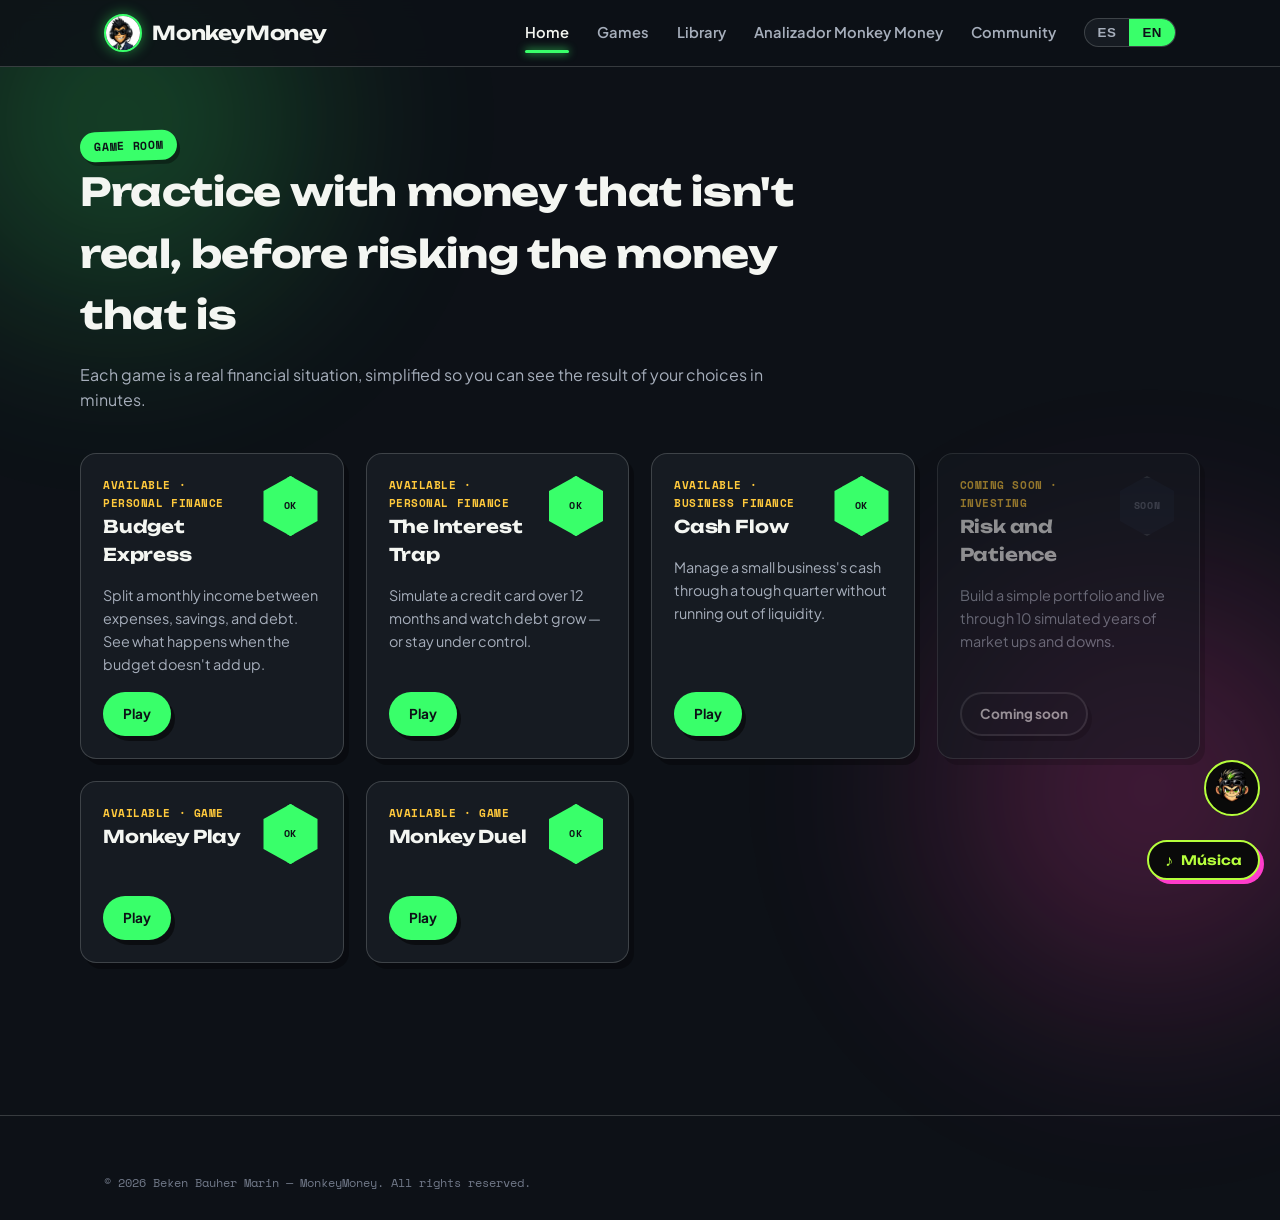
<file: juegos.html>
<!doctype html>
<html lang="es">
<head>
<meta charset="utf-8">
<meta name="viewport" content="width=device-width, initial-scale=1">
<title>Juegos — Monkey Money</title>
<meta name="description" content="Juegos de finanzas personales y empresariales: presupuesto, deuda, flujo de caja e inversión.">
<link rel="icon" href="assets/favicon.png" type="image/png">
<link rel="preconnect" href="https://fonts.googleapis.com">
<link rel="preconnect" href="https://fonts.gstatic.com" crossorigin>
<link href="https://fonts.googleapis.com/css2?family=Unbounded:wght@500;700;800&family=Plus+Jakarta+Sans:wght@400;500;600;700&family=Space+Mono:wght@400;700&display=swap" rel="stylesheet">
<link rel="stylesheet" href="css/style.css">
</head>
  
<body data-root="">

<header class="site-header">
  <div class="nav-inner wrap">
    <a href="index.html" class="logo">
      <img src="assets/mascot-face.png" class="logo-mark" alt="MonkeyMoney">
      <span class="logo-text">MonkeyMoney</span>
    </a>
   <nav class="main-nav" id="main-nav">
      <a href="index.html" data-i18n="nav.home" aria-current="page">Inicio</a>
      <a href="juegos.html" data-i18n="nav.games">Juegos</a>
      <a href="biblioteca.html" data-i18n="nav.library">Biblioteca</a>
      <a href="Analizador/index.html" data-i18n="nav.analyzer">Analizador Monkey Money</a>
      <a href="comunidad.html" data-i18n="nav.community">Comunidad</a>
    <div class="nav-right">
      <div class="lang-toggle" role="group" aria-label="Idioma / Language">
        <button class="lang-btn" data-lang="es" aria-pressed="true">ES</button>
        <button class="lang-btn" data-lang="en" aria-pressed="false">EN</button>
      </div>
      <button class="menu-toggle" aria-label="Menú" aria-expanded="false">☰</button>
    </div>
  </div>
</header>

<main class="wrap section">
  <div class="section-head">
    <span class="eyebrow" data-i18n="games.eyebrow">Sala de juegos</span>
    <h1 data-i18n="games.title" style="font-size:clamp(1.8rem,3.4vw,2.4rem);color:var(--ink)">Practica con dinero que no existe, antes de arriesgar el que sí</h1>
    <p data-i18n="games.lead">Cada juego es una situación financiera real, simplificada para que puedas ver el resultado de tus decisiones en minutos.</p>
  </div>

  <div class="card-grid" id="games-list" style="margin-bottom:48px"></div>
</main>

<footer class="site-footer">
  <div class="wrap">
    <div class="footer-copy">© <span id="year"></span> Beken Bauher Marin — MonkeyMoney. <span data-i18n="footer.rights">Todos los derechos reservados.</span></div>
  </div>
</footer>

<script>document.getElementById("year").textContent = new Date().getFullYear();</script>
<script src="js/i18n.js"></script>
<script src="js/main.js"></script>
<script src="js/games-render.js"></script>
   <script src="js/player.js"></script>
  <script src="js/chatbot.js"></script>
</body>
</html>
</file>
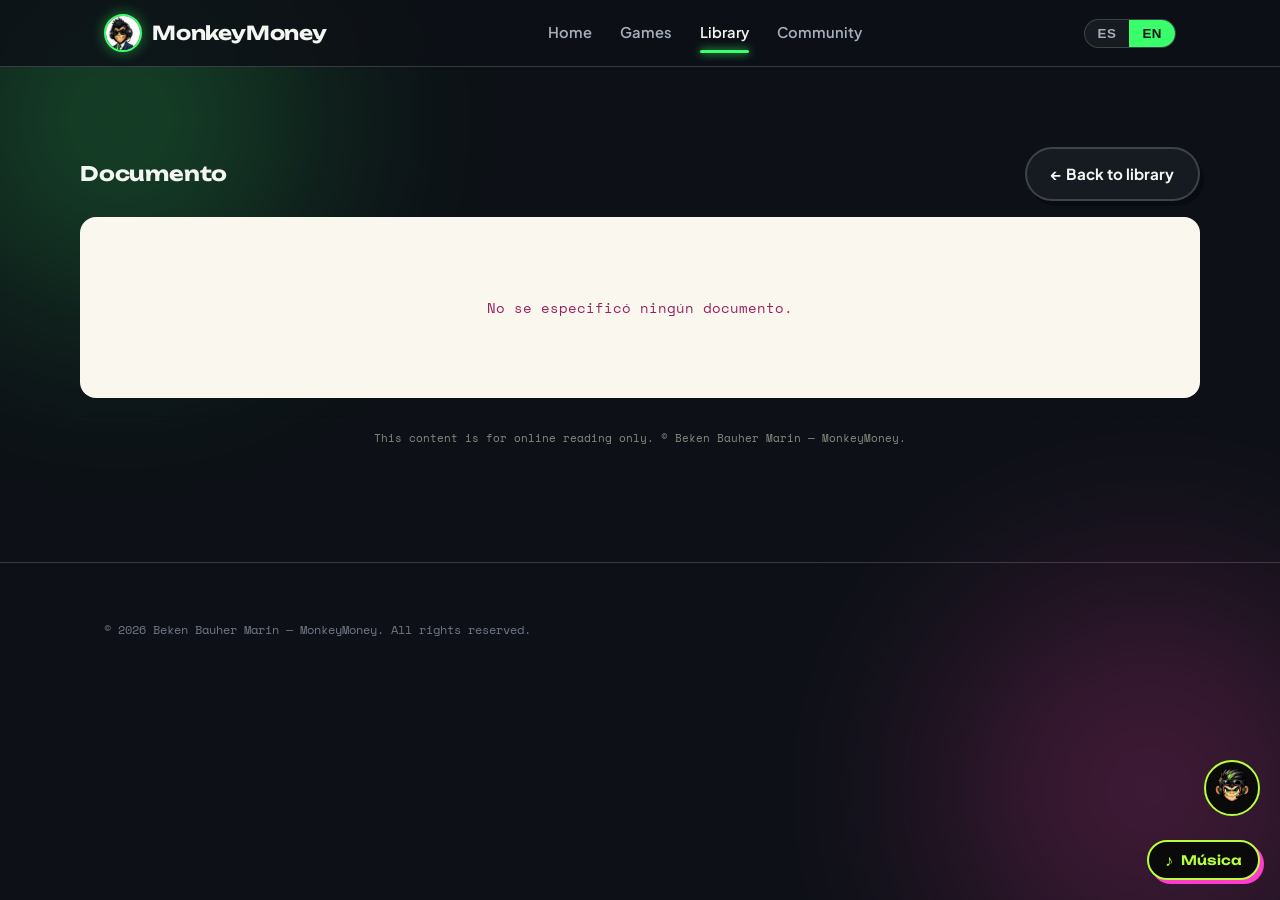
<file: reader.html>
<!doctype html>
<html lang="es">
<head>
<meta charset="utf-8">
<meta name="viewport" content="width=device-width, initial-scale=1">
<title>Leer — Monkey Money</title>
<link rel="icon" href="assets/favicon.png" type="image/png">
<link rel="preconnect" href="https://fonts.googleapis.com">
<link rel="preconnect" href="https://fonts.gstatic.com" crossorigin>
<link href="https://fonts.googleapis.com/css2?family=Unbounded:wght@500;700;800&family=Plus+Jakarta+Sans:wght@400;500;600;700&family=Space+Mono:wght@400;700&display=swap" rel="stylesheet">
<link rel="stylesheet" href="css/style.css">
<style>
  .reader-bar {
    display: flex;
    align-items: center;
    justify-content: space-between;
    gap: 16px;
    padding: 16px 0;
    flex-wrap: wrap;
  }
  .reader-bar h1 { font-size: 1.25rem; color: var(--ink); margin: 0; }
  .pdf-stage {
    background: var(--paper);
    border: 1px solid var(--line-strong);
    border-radius: var(--radius);
    padding: 18px;
    display: flex;
    flex-direction: column;
    align-items: center;
    user-select: none;
  }
  .pdf-stage canvas {
    max-width: 100%;
    box-shadow: 0 2px 10px rgba(0,0,0,0.25);
  }
  .pdf-controls {
    display: flex;
    align-items: center;
    gap: 16px;
    margin-top: 18px;
    font-family: var(--font-mono);
    font-size: 0.88rem;
    color: var(--ink-soft);
  }
  .pdf-controls button {
    font-family: var(--font-body);
    font-weight: 700;
    padding: 9px 18px;
    border-radius: 100px;
    border: 2px solid var(--acid);
    background: transparent;
    color: var(--acid);
    cursor: pointer;
  }
  .pdf-controls button:hover:not(:disabled) { background: var(--acid); color: var(--void); }
  .pdf-controls button:disabled { opacity: 0.35; cursor: default; }
  .pdf-loading, .pdf-error {
    text-align: center;
    color: #6b6b63;
    font-family: var(--font-mono);
    font-size: 0.9rem;
    padding: 60px 20px;
  }
  .pdf-error { color: var(--pulse-dim); }
</style>
</head>
<body data-root="">

<header class="site-header">
  <div class="nav-inner wrap">
    <a href="index.html" class="logo">
      <img src="assets/mascot-face.png" class="logo-mark" alt="MonkeyMoney">
      <span class="logo-text">MonkeyMoney</span>
    </a>
    <nav class="main-nav" id="main-nav">
      <a href="index.html" data-i18n="nav.home">Inicio</a>
      <a href="juegos.html" data-i18n="nav.games">Juegos</a>
      <a href="biblioteca.html" data-i18n="nav.library" aria-current="page">Biblioteca</a>
      <a href="comunidad.html" data-i18n="nav.community">Comunidad</a>
    </nav>
    <div class="nav-right">
      <div class="lang-toggle" role="group" aria-label="Idioma / Language">
        <button class="lang-btn" data-lang="es" aria-pressed="true">ES</button>
        <button class="lang-btn" data-lang="en" aria-pressed="false">EN</button>
      </div>
      <button class="menu-toggle" aria-label="Menú" aria-expanded="false">☰</button>
    </div>
  </div>
</header>

<main class="wrap section" oncontextmenu="return false">
  <div class="reader-bar">
    <h1 id="doc-title">Documento</h1>
    <a href="biblioteca.html" class="btn btn-secondary" data-i18n="library.reader.close">← Volver a la biblioteca</a>
  </div>

  <div class="pdf-stage" id="pdf-stage">
    <div class="pdf-loading" id="pdf-loading" data-i18n="reader.loading">Cargando documento…</div>
  </div>

  <div class="pdf-controls" id="pdf-controls" style="display:none">
    <button id="prev-page">‹ <span data-i18n="reader.prev">Anterior</span></button>
    <span><span id="page-num">1</span> / <span id="page-count">1</span></span>
    <button id="next-page"><span data-i18n="reader.next">Siguiente</span> ›</button>
  </div>

  <p class="no-copy-note" data-i18n="library.nocopy" style="text-align:center;margin-top:18px">Este contenido es solo para lectura en línea. © Beken Bauher Marin — MonkeyMoney.</p>
</main>

<footer class="site-footer">
  <div class="wrap">
    <div class="footer-copy">© <span id="year"></span> Beken Bauher Marin — MonkeyMoney. <span data-i18n="footer.rights">Todos los derechos reservados.</span></div>
  </div>
</footer>

<script>document.getElementById("year").textContent = new Date().getFullYear();</script>
<script src="js/i18n.js"></script>
<script src="js/main.js"></script>
<script type="module">
  import * as pdfjsLib from "./js/vendor/pdfjs/pdf.min.mjs";
  pdfjsLib.GlobalWorkerOptions.workerSrc = "./js/vendor/pdfjs/pdf.worker.min.mjs";

  function currentLang() {
    return document.documentElement.getAttribute("lang") === "en" ? "en" : "es";
  }

  const params = new URLSearchParams(window.location.search);
  const initialFile = params.get("file");
  const initialTitle = params.get("title") || "Documento";

  const titleEl = document.getElementById("doc-title");
  const stage = document.getElementById("pdf-stage");
  const loadingEl = document.getElementById("pdf-loading");
  const controls = document.getElementById("pdf-controls");
  const pageNumEl = document.getElementById("page-num");
  const pageCountEl = document.getElementById("page-count");
  const prevBtn = document.getElementById("prev-page");
  const nextBtn = document.getElementById("next-page");

  let pdfDoc = null;
  let currentPage = 1;
  let canvas = null;
  let currentItem = null;
  let currentFileLoaded = null;

  function showError(msg) {
    stage.innerHTML = `<div class="pdf-loading pdf-error">${msg}</div>`;
    canvas = null;
  }

  function showLoading() {
    stage.innerHTML = `<div class="pdf-loading" id="pdf-loading">Cargando documento…</div>`;
    canvas = null;
  }

  async function renderPage(num) {
    const page = await pdfDoc.getPage(num);
    const viewport = page.getViewport({ scale: 1.6 });
    if (!canvas) {
      canvas = document.createElement("canvas");
      stage.innerHTML = "";
      stage.appendChild(canvas);
    }
    canvas.width = viewport.width;
    canvas.height = viewport.height;
    const ctx = canvas.getContext("2d");
    await page.render({ canvasContext: ctx, viewport }).promise;
    pageNumEl.textContent = num;
    prevBtn.disabled = num <= 1;
    nextBtn.disabled = num >= pdfDoc.numPages;
  }

  async function loadFile(file, title) {
    if (!file || file === currentFileLoaded) return;
    currentFileLoaded = file;
    currentPage = 1;
    titleEl.textContent = title;
    document.title = `${title} — MonkeyMoney`;
    showLoading();
    try {
      const url = `library/pdfs/${file}`;
      pdfDoc = await pdfjsLib.getDocument(url).promise;
      pageCountEl.textContent = pdfDoc.numPages;
      controls.style.display = pdfDoc.numPages > 1 ? "flex" : "none";
      await renderPage(1);
      const url2 = new URL(window.location.href);
      url2.searchParams.set("file", file);
      url2.searchParams.set("title", title);
      window.history.replaceState({}, "", url2);
    } catch (err) {
      console.error(err);
      showError("No se pudo cargar este documento todavía.");
    }
  }

  prevBtn.addEventListener("click", () => {
    if (currentPage > 1) { currentPage -= 1; renderPage(currentPage); }
  });
  nextBtn.addEventListener("click", () => {
    if (currentPage < pdfDoc.numPages) { currentPage += 1; renderPage(currentPage); }
  });

  function applyLangToCurrentItem() {
    if (!currentItem) return;
    const lang = currentLang();
    const file = (lang === "en" && currentItem.file_en) ? currentItem.file_en : currentItem.file;
    const title = (lang === "en" && currentItem.title_en) ? currentItem.title_en : currentItem.title_es;
    loadFile(file, title);
  }

  (async () => {
    if (!initialFile) { showError("No se especificó ningún documento."); return; }
    await loadFile(initialFile, initialTitle);

    try {
      const res = await fetch("data/library.json?v=" + Date.now(), { cache: "no-store" });
      const data = await res.json();
      currentItem = data.find((it) => it.file === initialFile || it.file_en === initialFile) || null;
    } catch (err) {
      console.error(err);
    }
  })();

  document.addEventListener("mm:lang-changed", applyLangToCurrentItem);
</script>
  <script src="js/player.js"></script>
  <script src="js/chatbot.js"></script>
</body>
</html>
</file>
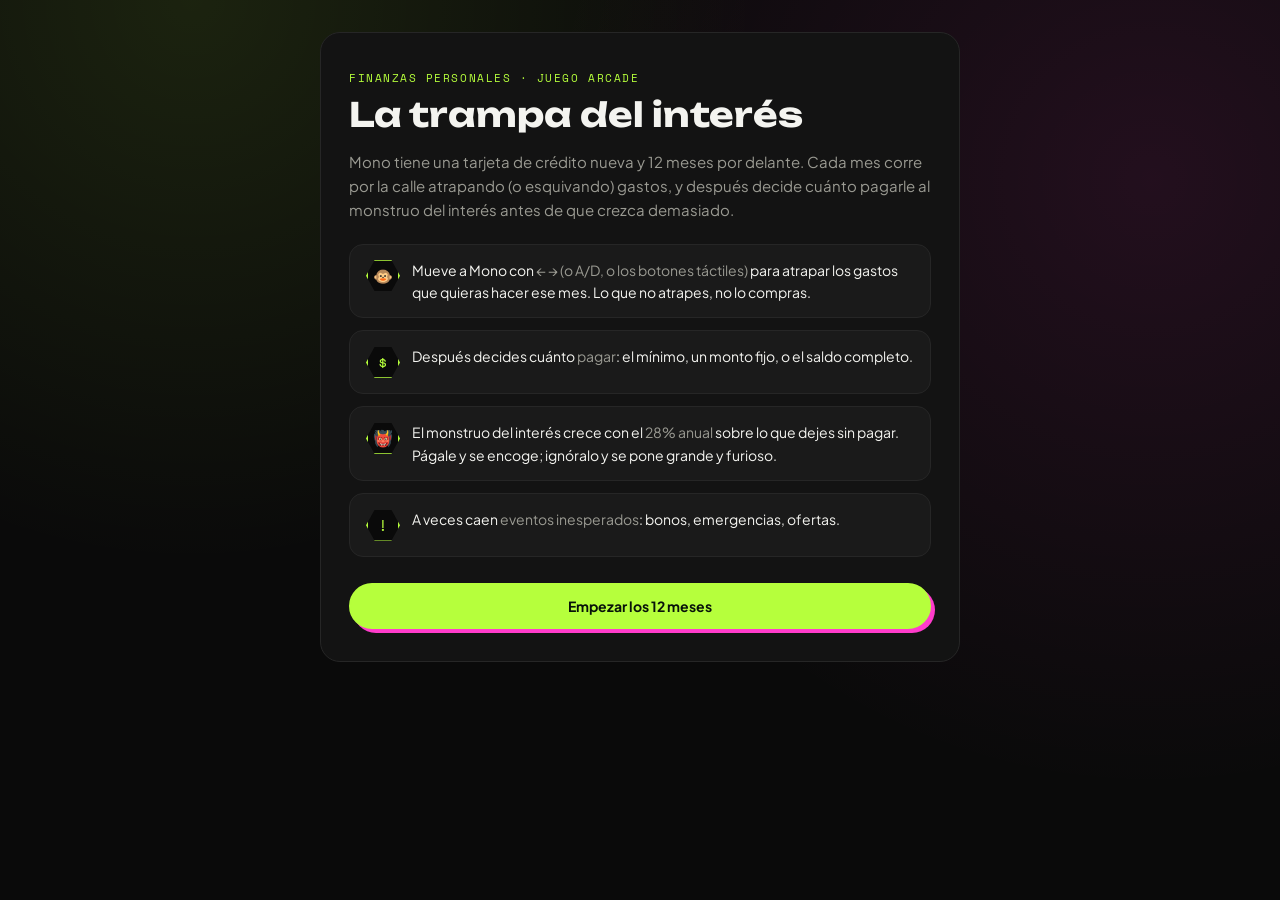
<file: games/la-trampa-del-interes.html>
<!doctype html>
<html lang="es">
<head>
<meta charset="utf-8">
<meta name="viewport" content="width=device-width, initial-scale=1">
<title>La Trampa del Interés — Monkey Money</title>
<link rel="preconnect" href="https://fonts.googleapis.com">
<link rel="preconnect" href="https://fonts.gstatic.com" crossorigin>
<link href="https://fonts.googleapis.com/css2?family=Unbounded:wght@500;700;800&family=Plus+Jakarta+Sans:wght@400;500;600;700&family=Space+Mono:wght@400;700&display=swap" rel="stylesheet">
<style>
  :root{
    --void:#0a0a0a;
    --panel:#131313;
    --panel-2:#1a1a1a;
    --acid:#b6ff3c;
    --magenta:#ff3ccb;
    --ink:#f4f4f0;
    --ink-dim:#9a9a92;
    --danger:#ff5252;
    --warn:#ffcf4d;
    --line:#262626;
  }
  *{box-sizing:border-box;-webkit-tap-highlight-color:transparent;}
  html,body{margin:0;padding:0;background:var(--void);color:var(--ink);font-family:'Plus Jakarta Sans',sans-serif;}
  body{
    min-height:100vh;
    display:flex;align-items:flex-start;justify-content:center;
    padding:32px 16px 80px;
    background:
      radial-gradient(circle at 15% 0%, rgba(182,255,60,0.10), transparent 40%),
      radial-gradient(circle at 90% 20%, rgba(255,60,203,0.10), transparent 45%),
      var(--void);
  }
  .stage{width:100%;max-width:640px;}
  .stage.shake{animation:screen-shake .35s ease;}
  @keyframes screen-shake{
    0%,100%{transform:translate(0,0);}
    20%{transform:translate(-4px,2px);}
    40%{transform:translate(4px,-2px);}
    60%{transform:translate(-3px,1px);}
    80%{transform:translate(3px,-1px);}
  }
  h1,h2,h3{font-family:'Unbounded',sans-serif;margin:0;}
  .eyebrow{font-family:'Space Mono',monospace;font-size:11px;letter-spacing:0.14em;text-transform:uppercase;color:var(--acid);}

  button{font-family:'Plus Jakarta Sans',sans-serif;cursor:pointer;}
  .btn{
    border:2px solid var(--acid);background:transparent;color:var(--acid);
    font-weight:700;font-size:14px;padding:12px 22px;border-radius:999px;
    box-shadow:4px 4px 0 var(--magenta);transition:transform .12s ease;
  }
  .btn:hover{transform:translate(-2px,-2px);box-shadow:6px 6px 0 var(--magenta);}
  .btn:active{transform:translate(0,0);box-shadow:2px 2px 0 var(--magenta);}
  .btn.solid{background:var(--acid);color:#08130a;}
  .btn:disabled{opacity:0.35;cursor:not-allowed;transform:none;}

  .screen{display:none;}
  .screen.active{display:block;animation:fadein .25s ease;}
  @keyframes fadein{from{opacity:0;transform:translateY(6px);}to{opacity:1;transform:translateY(0);}}

  /* ---------- loading ---------- */
  .loading-card{
    background:var(--panel);border:1px solid var(--line);border-radius:20px;
    padding:60px 28px;text-align:center;
  }
  .loading-logo{font-family:'Unbounded',sans-serif;font-size:1.4rem;color:var(--acid);margin-bottom:6px;}
  .loading-logo span{color:var(--magenta);}
  .loading-sub{font-family:'Space Mono',monospace;font-size:11px;color:var(--ink-dim);margin-bottom:28px;}
  .loading-monkey{font-size:44px;display:inline-block;animation:loading-bounce .6s ease-in-out infinite;}
  @keyframes loading-bounce{0%,100%{transform:translateY(0) rotate(0deg);}50%{transform:translateY(-14px) rotate(-8deg);}}
  .loading-bar-wrap{width:100%;max-width:220px;height:6px;background:var(--line);border-radius:4px;margin:24px auto 0;overflow:hidden;}
  .loading-bar{height:100%;width:0%;background:linear-gradient(90deg,var(--acid),var(--magenta));border-radius:4px;transition:width .25s ease;}

  /* ---------- intro ---------- */
  .intro-card{background:var(--panel);border:1px solid var(--line);border-radius:20px;padding:32px 28px;}
  .intro-card h1{font-size:clamp(1.6rem,4vw,2.1rem);line-height:1.15;margin:10px 0 14px;}
  .intro-card p{color:var(--ink-dim);line-height:1.6;font-size:15px;}
  .rules{display:grid;gap:12px;margin:22px 0 26px;}
  .rule{display:flex;gap:12px;align-items:flex-start;background:var(--panel-2);border:1px solid var(--line);border-radius:14px;padding:14px 16px;}
  .rule .hex{
    flex:none;width:34px;height:34px;display:flex;align-items:center;justify-content:center;
    background:var(--void);border:2px solid var(--acid);
    clip-path:polygon(25% 5%,75% 5%,100% 50%,75% 95%,25% 95%,0% 50%);
    font-family:'Space Mono',monospace;font-size:16px;color:var(--acid);
  }
  .rule p{margin:0;font-size:14px;color:var(--ink);}
  .rule span{color:var(--ink-dim);}

  /* ---------- HUD ---------- */
  .hud{display:flex;align-items:center;justify-content:space-between;margin-bottom:14px;}
  .month-track{flex:1;display:flex;gap:4px;margin:0 16px;}
  .month-dot{flex:1;height:6px;border-radius:4px;background:var(--line);}
  .month-dot.done{background:var(--acid);}
  .month-dot.now{background:var(--magenta);}
  .month-label{font-family:'Space Mono',monospace;font-size:12px;color:var(--ink-dim);white-space:nowrap;}

  /* ---------- tarjeta ---------- */
  .top-row{display:grid;grid-template-columns:1.3fr 1fr;gap:10px;margin-bottom:14px;}
  .credit-card{
    position:relative;border-radius:16px;padding:16px 18px;
    background:linear-gradient(135deg,#12210a,#0a0a0a 60%);
    border:1px solid #274012;overflow:hidden;
    transition:box-shadow .3s ease,border-color .3s ease,background .4s ease;
  }
  .credit-card.danger{
    background:linear-gradient(135deg,#2a0a12,#0a0a0a 60%);border-color:#5c1424;
    box-shadow:0 0 30px rgba(255,82,82,0.28);animation:pulse-danger 1.6s ease-in-out infinite;
  }
  @keyframes pulse-danger{0%,100%{box-shadow:0 0 18px rgba(255,82,82,0.16);}50%{box-shadow:0 0 36px rgba(255,82,82,0.34);}}
  .credit-card .glow{position:absolute;top:-40%;right:-20%;width:60%;height:180%;background:radial-gradient(circle,rgba(182,255,60,0.16),transparent 65%);pointer-events:none;}
  .credit-card.danger .glow{background:radial-gradient(circle,rgba(255,82,82,0.20),transparent 65%);}
  .card-brand{font-family:'Unbounded',sans-serif;font-size:11px;color:var(--acid);letter-spacing:0.03em;}
  .credit-card.danger .card-brand{color:var(--danger);}
  .card-balance-label{font-family:'Space Mono',monospace;font-size:10px;color:var(--ink-dim);letter-spacing:0.08em;text-transform:uppercase;margin-top:14px;}
  .card-balance{font-family:'Unbounded',sans-serif;font-size:clamp(1.5rem,6vw,1.9rem);color:var(--acid);margin-top:2px;transition:color .3s ease;}
  .credit-card.danger .card-balance{color:var(--danger);}
  .card-apr{margin-top:10px;font-family:'Space Mono',monospace;font-size:10px;color:var(--ink-dim);}
  .card-apr b{color:var(--ink);}

  /* ---------- monstruo del interes ---------- */
  .monster-box{
    background:var(--panel);border:1px solid var(--line);border-radius:16px;
    padding:12px;display:flex;flex-direction:column;align-items:center;justify-content:center;
    position:relative;overflow:hidden;
  }
  .monster-label{font-family:'Space Mono',monospace;font-size:9px;color:var(--ink-dim);text-transform:uppercase;letter-spacing:0.08em;margin-bottom:4px;}
  .monster{font-size:34px;transition:transform .4s cubic-bezier(.34,1.56,.64,1),filter .4s ease;filter:drop-shadow(0 0 6px rgba(255,82,82,0.25));}
  .monster.grow{animation:monster-grow .5s ease;}
  @keyframes monster-grow{0%{transform:scale(1);}40%{transform:scale(1.35) rotate(-6deg);}100%{transform:scale(1);}}
  .monster.shrink{animation:monster-shrink .5s ease;}
  @keyframes monster-shrink{0%{transform:scale(1);}50%{transform:scale(0.7) rotate(8deg);}100%{transform:scale(1);}}

  /* ---------- mini stats ---------- */
  .mini-stats{display:grid;grid-template-columns:1fr 1fr;gap:10px;margin-bottom:14px;}
  .mini-stat{background:var(--panel);border:1px solid var(--line);border-radius:14px;padding:10px 14px;}
  .mini-stat .label{font-family:'Space Mono',monospace;font-size:10px;color:var(--ink-dim);text-transform:uppercase;letter-spacing:0.08em;}
  .mini-stat .value{font-family:'Unbounded',sans-serif;font-size:17px;margin-top:2px;}
  .mini-stat.interest .value{color:var(--magenta);}

  .event-banner{display:none;align-items:center;gap:12px;background:var(--panel-2);border:1px solid var(--warn);border-radius:14px;padding:12px 14px;margin-bottom:14px;}
  .event-banner.show{display:flex;}
  .event-banner .hex{flex:none;width:28px;height:28px;display:flex;align-items:center;justify-content:center;border:2px solid var(--warn);clip-path:polygon(25% 5%,75% 5%,100% 50%,75% 95%,25% 95%,0% 50%);font-size:13px;}
  .event-banner p{margin:0;font-size:13px;color:var(--ink);}
  .event-banner b{color:var(--warn);}

  /* ---------- arena de atrapada ---------- */
  .section-title{font-family:'Unbounded',sans-serif;font-size:14px;margin:0 0 10px;color:var(--ink);}
  .catch-hud{display:flex;justify-content:space-between;align-items:center;margin-bottom:8px;}
  .catch-hud .timer-wrap{flex:1;height:8px;background:var(--line);border-radius:4px;margin:0 12px;overflow:hidden;}
  .catch-hud .timer-bar{height:100%;background:var(--acid);width:100%;transition:width .1s linear;}
  .catch-hud .caught-total{font-family:'Unbounded',sans-serif;font-size:15px;color:var(--acid);white-space:nowrap;}
  .month-theme{
    display:none;text-align:center;font-family:'Space Mono',monospace;font-size:11px;
    color:var(--warn);background:var(--panel-2);border:1px solid var(--warn);
    border-radius:10px;padding:6px 10px;margin-bottom:8px;
  }
  .arena{
    position:relative;width:100%;height:240px;border-radius:16px;overflow:hidden;
    background:linear-gradient(160deg,#151515,#0a0a0a 70%);
    border:1px solid var(--line);margin-bottom:14px;touch-action:none;
  }
  .arena-layer{position:absolute;left:0;right:0;pointer-events:none;}
  .arena-layer.clouds{
    top:10px;height:30px;
    background-image:radial-gradient(ellipse 28px 10px at 15% 50%, rgba(255,255,255,0.06), transparent 70%),
                      radial-gradient(ellipse 34px 12px at 55% 40%, rgba(255,255,255,0.05), transparent 70%),
                      radial-gradient(ellipse 24px 9px at 85% 55%, rgba(255,255,255,0.06), transparent 70%);
    background-repeat:repeat-x;background-size:260px 30px;
    animation:drift-clouds 40s linear infinite;
  }
  @keyframes drift-clouds{from{background-position:0 0;}to{background-position:-260px 0;}}
  .arena-layer.buildings{
    bottom:18%;height:34%;
    background-image:
      linear-gradient(to top, #101d09 0 100%),
      repeating-linear-gradient(90deg,
        rgba(182,255,60,0.05) 0 3px, transparent 3px 26px);
    -webkit-mask-image:repeating-linear-gradient(90deg,
        #000 0 18px, transparent 18px 22px, #000 22px 40px, transparent 40px 46px);
    mask-image:repeating-linear-gradient(90deg,
        #000 0 18px, transparent 18px 22px, #000 22px 40px, transparent 40px 46px);
    background-color:#101d09;
    animation:drift-buildings 26s linear infinite;
    background-size:200% 100%;
  }
  @keyframes drift-buildings{from{background-position:0 0;}to{background-position:-400px 0;}}
  .arena-layer.ground{bottom:0;height:18%;background:#0f1a08;}
  .arena-item{position:absolute;font-size:26px;line-height:1;user-select:none;pointer-events:none;filter:drop-shadow(0 2px 3px rgba(0,0,0,0.5));z-index:3;}
  .arena-item .tag{
    display:block;position:absolute;left:50%;top:100%;transform:translateX(-50%);
    font-family:'Space Mono',monospace;font-size:9px;color:var(--ink);
    background:rgba(0,0,0,0.55);padding:1px 5px;border-radius:6px;white-space:nowrap;margin-top:2px;
  }
  .arena-item.necesidad .tag{color:var(--acid);}
  .mono-shadow{
    position:absolute;bottom:6px;width:40px;height:10px;border-radius:50%;
    background:rgba(0,0,0,0.5);filter:blur(1px);z-index:2;
    transition:left .08s linear, transform .15s ease;
  }
  .mono-sprite{
    position:absolute;bottom:14px;width:46px;height:46px;font-size:40px;line-height:46px;
    text-align:center;transition:transform .08s linear;will-change:left,transform;z-index:4;
  }
  .mono-sprite.flip{transform:scaleX(-1);}
  .mono-sprite.bounce{animation:mono-bounce .28s ease;}
  @keyframes mono-bounce{0%{transform:translateY(0) scaleX(var(--fx,1));}40%{transform:translateY(-16px) scaleX(var(--fx,1));}100%{transform:translateY(0) scaleX(var(--fx,1));}}
  .catch-pop{
    position:absolute;font-family:'Unbounded',sans-serif;font-size:13px;color:var(--acid);
    pointer-events:none;animation:pop-up .6s ease forwards;z-index:5;
  }
  @keyframes pop-up{0%{opacity:1;transform:translateY(0);}100%{opacity:0;transform:translateY(-30px);}}
  .coin-particle{
    position:absolute;font-size:13px;pointer-events:none;z-index:5;
    animation:coin-burst .55s ease-out forwards;
  }
  @keyframes coin-burst{
    0%{opacity:1;transform:translate(0,0) scale(1);}
    100%{opacity:0;transform:translate(var(--dx), var(--dy)) scale(0.6);}
  }
  .touch-controls{position:absolute;bottom:8px;left:8px;right:8px;display:flex;justify-content:space-between;pointer-events:none;z-index:6;}
  .touch-btn{
    pointer-events:all;width:52px;height:52px;border-radius:50%;
    background:rgba(182,255,60,0.12);border:2px solid var(--acid);color:var(--acid);
    font-size:20px;display:flex;align-items:center;justify-content:center;
  }
  .catch-caption{text-align:center;font-family:'Space Mono',monospace;font-size:11px;color:var(--ink-dim);margin-bottom:14px;}

  /* ---------- pago ---------- */
  .pay-options{display:grid;gap:10px;margin-bottom:18px;}
  .pay-option{display:flex;justify-content:space-between;align-items:center;background:var(--panel);border:1px solid var(--line);border-radius:14px;padding:14px 16px;color:var(--ink);text-align:left;}
  .pay-option:hover{border-color:var(--acid);}
  .pay-option.selected{border-color:var(--acid);background:var(--panel-2);box-shadow:3px 3px 0 var(--magenta);}
  .pay-option .name{font-weight:700;font-size:13px;}
  .pay-option .sub{font-size:11px;color:var(--ink-dim);margin-top:2px;}
  .pay-option .amt{font-family:'Space Mono',monospace;font-size:14px;color:var(--acid);}
  .advance-row{display:flex;justify-content:flex-end;}

  .banana{position:fixed;font-size:26px;pointer-events:none;z-index:50;transition:left .45s cubic-bezier(.3,.6,.4,1), top .45s cubic-bezier(.3,.6,.4,1), opacity .2s ease .3s;}

  /* ---------- resumen ---------- */
  .summary-card{background:var(--panel);border:1px solid var(--line);border-radius:20px;padding:30px 26px;text-align:center;}
  .summary-hex{width:64px;height:64px;margin:0 auto 14px;display:flex;align-items:center;justify-content:center;border:3px solid var(--acid);clip-path:polygon(25% 5%,75% 5%,100% 50%,75% 95%,25% 95%,0% 50%);font-size:30px;}
  .summary-card h2{font-size:1.5rem;margin-bottom:8px;}
  .summary-card p.lead{color:var(--ink-dim);font-size:14px;line-height:1.6;margin-bottom:22px;}
  .summary-grid{display:grid;grid-template-columns:1fr 1fr;gap:10px;text-align:left;margin-bottom:22px;}
  .summary-grid .stat{background:var(--panel-2);border:1px solid var(--line);border-radius:14px;padding:14px;}
  .summary-grid .stat .label{font-family:'Space Mono',monospace;font-size:10px;color:var(--ink-dim);text-transform:uppercase;letter-spacing:0.08em;}
  .summary-grid .stat .value{font-family:'Unbounded',sans-serif;font-size:17px;margin-top:4px;}
  .summary-grid .stat.bad .value{color:var(--danger);}
  .summary-grid .stat.good .value{color:var(--acid);}
  .lesson{background:var(--panel-2);border-left:3px solid var(--magenta);border-radius:0 12px 12px 0;padding:14px 16px;text-align:left;font-size:13px;color:var(--ink);line-height:1.6;margin-bottom:24px;}
  .lesson b{color:var(--magenta);}
  .record-box{
    display:flex;align-items:center;justify-content:space-between;gap:10px;
    background:var(--panel-2);border:1px solid var(--line);border-radius:12px;
    padding:10px 14px;margin-bottom:18px;font-size:12px;color:var(--ink-dim);
  }
  .record-box b{color:var(--acid);font-family:'Space Mono',monospace;}
  .record-box.new-record{border-color:var(--acid);color:var(--acid);}
  .summary-actions{display:flex;gap:10px;}
  .summary-actions .btn{flex:1;}
  .btn.share{background:var(--magenta);color:#1a0410;border-color:var(--magenta);box-shadow:4px 4px 0 var(--acid);}
  .btn.share:hover{box-shadow:6px 6px 0 var(--acid);}
</style>
</head>
<body>
<div class="stage" id="stage">

  <!-- ============ CARGA ============ -->
  <section id="screen-loading" class="screen active">
    <div class="loading-card">
      <div class="loading-monkey">🐵</div>
      <p class="loading-logo">Monkey<span>Money</span></p>
      <p class="loading-sub">CARGANDO LA TRAMPA DEL INTERÉS…</p>
      <div class="loading-bar-wrap"><div class="loading-bar" id="loading-bar"></div></div>
    </div>
  </section>

  <!-- ============ INTRO ============ -->
  <section id="screen-intro" class="screen">
    <div class="intro-card">
      <span class="eyebrow">Finanzas personales · Juego arcade</span>
      <h1>La trampa del interés</h1>
      <p>Mono tiene una tarjeta de crédito nueva y 12 meses por delante. Cada mes corre por la calle atrapando (o esquivando) gastos, y después decide cuánto pagarle al monstruo del interés antes de que crezca demasiado.</p>

      <div class="rules">
        <div class="rule">
          <div class="hex">🐵</div>
          <p>Mueve a Mono con <span>← → (o A/D, o los botones táctiles)</span> para atrapar los gastos que quieras hacer ese mes. Lo que no atrapes, no lo compras.</p>
        </div>
        <div class="rule">
          <div class="hex">$</div>
          <p>Después decides cuánto <span>pagar</span>: el mínimo, un monto fijo, o el saldo completo.</p>
        </div>
        <div class="rule">
          <div class="hex">👹</div>
          <p>El monstruo del interés crece con el <span>28% anual</span> sobre lo que dejes sin pagar. Págale y se encoge; ignóralo y se pone grande y furioso.</p>
        </div>
        <div class="rule">
          <div class="hex">!</div>
          <p>A veces caen <span>eventos inesperados</span>: bonos, emergencias, ofertas.</p>
        </div>
      </div>

      <button class="btn solid" id="btn-start" style="width:100%;">Empezar los 12 meses</button>
    </div>
  </section>

  <!-- ============ JUEGO ============ -->
  <section id="screen-game" class="screen">
    <div class="hud">
      <span class="month-label" id="month-label">Mes 1 / 12</span>
      <div class="month-track" id="month-track"></div>
    </div>

    <div class="top-row">
      <div class="credit-card" id="credit-card">
        <div class="glow"></div>
        <span class="card-brand">MONKEY CARD</span>
        <div class="card-balance-label">Saldo actual</div>
        <div class="card-balance" id="card-balance">$0</div>
        <div class="card-apr" id="card-apr-month">Interés mensual: <b>2.33%</b></div>
      </div>
      <div class="monster-box">
        <span class="monster-label">Interés</span>
        <div class="monster" id="monster">👹</div>
      </div>
    </div>

    <div class="mini-stats">
      <div class="mini-stat">
        <div class="label">Total gastado</div>
        <div class="value" id="stat-spent">$0</div>
      </div>
      <div class="mini-stat interest">
        <div class="label">Interés pagado</div>
        <div class="value" id="stat-interest">$0</div>
      </div>
    </div>

    <div class="event-banner" id="event-banner">
      <div class="hex">!</div>
      <p id="event-text"></p>
    </div>

    <!-- fase de atrapada -->
    <div id="catch-zone">
      <h3 class="section-title">Fase 1 — Atrapa los gastos del mes</h3>
      <div class="month-theme" id="month-theme"></div>
      <div class="catch-hud">
        <span style="font-family:'Space Mono',monospace;font-size:11px;color:var(--ink-dim);">Tiempo</span>
        <div class="timer-wrap"><div class="timer-bar" id="timer-bar"></div></div>
        <span class="caught-total" id="caught-total">$0</span>
      </div>
      <div class="arena" id="arena">
        <div class="arena-layer clouds"></div>
        <div class="arena-layer buildings"></div>
        <div class="arena-layer ground"></div>
        <div class="mono-shadow" id="mono-shadow"></div>
        <div class="mono-sprite" id="mono-sprite">🐵</div>
        <div class="touch-controls">
          <button class="touch-btn" id="btn-left" aria-label="Mover izquierda">◀</button>
          <button class="touch-btn" id="btn-right" aria-label="Mover derecha">▶</button>
        </div>
      </div>
      <p class="catch-caption">🍎 mercado (barato y necesario) · 👕🍕📱✈️💊 antojos y gastos grandes — tú decides qué atrapar</p>
    </div>

    <!-- fase de pago -->
    <div id="pay-zone" style="display:none;">
      <h3 class="section-title">Fase 2 — ¿Cuánto le pagas al monstruo?</h3>
      <div class="pay-options" id="pay-options"></div>
      <div class="advance-row">
        <button class="btn solid" id="btn-pay">Pagar y cerrar el mes →</button>
      </div>
    </div>
  </section>

  <!-- ============ RESUMEN ============ -->
  <section id="screen-summary" class="screen">
    <div class="summary-card">
      <div class="summary-hex" id="summary-hex">🐒</div>
      <h2 id="summary-title">Fin de los 12 meses</h2>
      <p class="lead" id="summary-lead"></p>
      <div class="summary-grid">
        <div class="stat"><div class="label">Total gastado</div><div class="value" id="sum-spent">$0</div></div>
        <div class="stat bad"><div class="label">Interés pagado</div><div class="value" id="sum-interest">$0</div></div>
        <div class="stat"><div class="label">Total pagado</div><div class="value" id="sum-paid">$0</div></div>
        <div class="stat" id="sum-balance-box"><div class="label">Saldo final</div><div class="value" id="sum-balance">$0</div></div>
      </div>
      <div class="lesson" id="lesson-text"></div>
      <div class="record-box" id="record-box"></div>
      <div class="summary-actions">
        <button class="btn share" id="btn-share">Compartir resultado</button>
        <button class="btn solid" id="btn-restart">Jugar de nuevo</button>
      </div>
    </div>
  </section>

</div>

<script>
(function(){
  var MONTHS = 12;
  var APR = 0.28;
  var MONTHLY_RATE = APR / 12;
  var CATCH_SECONDS = 11;

  var ITEM_TYPES = [
    { id:'mercado',    emoji:'🍎', amt:60,  weight:4, necesidad:true  },
    { id:'antojo',     emoji:'👕', amt:180, weight:2, necesidad:false },
    { id:'salidas',    emoji:'🍕', amt:220, weight:2, necesidad:false },
    { id:'tech',       emoji:'📱', amt:450, weight:1, necesidad:false },
    { id:'viaje',      emoji:'✈️', amt:520, weight:1, necesidad:false },
    { id:'emergencia', emoji:'💊', amt:300, weight:1, necesidad:false }
  ];

  var MONTH_THEMES = {
    1:  { label:'Enero — cuesta de enero',        emoji:'🥶', weights:{ mercado:6, antojo:1, salidas:1, tech:0, viaje:0, emergencia:1 } },
    6:  { label:'Junio — vacaciones de mitad de año', emoji:'🏖️', weights:{ mercado:3, antojo:1, salidas:2, tech:1, viaje:3, emergencia:1 } },
    9:  { label:'Septiembre — vuelta a clases',   emoji:'🎒', weights:{ mercado:3, antojo:1, salidas:1, tech:3, viaje:0, emergencia:1 } },
    12: { label:'Diciembre — temporada de regalos', emoji:'🎁', weights:{ mercado:2, antojo:3, salidas:2, tech:2, viaje:2, emergencia:1 } }
  };

  function buildSpawnPool(month){
    var theme = MONTH_THEMES[month];
    var pool = [];
    ITEM_TYPES.forEach(function(t){
      var w = (theme && theme.weights && (t.id in theme.weights)) ? theme.weights[t.id] : t.weight;
      for (var i=0;i<w;i++) pool.push(t);
    });
    return pool;
  }
  var SPAWN_POOL = buildSpawnPool(1);

  var EVENTS = [
    { text:'Recibiste un <b>bono</b> de $150. Puedes usarlo para pagar más este mes.', type:'bonus', value:150 },
    { text:'Pago tarde: te cobraron un <b>recargo de $35</b> sobre tu saldo.', type:'fee', value:35 },
    { text:'Promo del banco: este mes tu <b>interés es 0%</b>.', type:'promo0', value:0 },
    { text:'Gasto médico inesperado de <b>$200</b>, se suma directo al saldo.', type:'medical', value:200 }
  ];

  /* ================= SONIDO (sintetizado, sin archivos) ================= */
  var audioCtx = null;
  function ac(){
    if (!audioCtx){
      try { audioCtx = new (window.AudioContext || window.webkitAudioContext)(); }
      catch(e){ audioCtx = null; }
    }
    return audioCtx;
  }
  function tone(freq, dur, type, gainStart, delay){
    var ctxA = ac();
    if (!ctxA) return;
    var t0 = ctxA.currentTime + (delay||0);
    var osc = ctxA.createOscillator();
    var gain = ctxA.createGain();
    osc.type = type || 'sine';
    osc.frequency.setValueAtTime(freq, t0);
    gain.gain.setValueAtTime(gainStart||0.12, t0);
    gain.gain.exponentialRampToValueAtTime(0.001, t0 + dur);
    osc.connect(gain); gain.connect(ctxA.destination);
    osc.start(t0); osc.stop(t0 + dur);
  }
  function sndCatch(necesidad){
    tone(necesidad ? 520 : 660, 0.12, 'triangle', 0.10);
    tone(necesidad ? 660 : 880, 0.1, 'triangle', 0.07, 0.05);
  }
  function sndPay(){
    tone(300, 0.1, 'square', 0.08);
    tone(420, 0.12, 'square', 0.08, 0.08);
  }
  function sndRoar(){
    tone(160, 0.3, 'sawtooth', 0.1);
    tone(110, 0.35, 'sawtooth', 0.08, 0.08);
  }
  function sndShrink(){
    tone(500, 0.08, 'sine', 0.08);
    tone(380, 0.1, 'sine', 0.07, 0.06);
    tone(280, 0.12, 'sine', 0.06, 0.12);
  }
  function vibrate(ms){
    if (navigator.vibrate) navigator.vibrate(ms);
  }


  var state = {
    month:1, balance:0, totalSpent:0, totalPaid:0, totalInterest:0,
    caughtThisMonth:0, selectedPay:null, activeEvent:null, promo0:false, monthsCarried:0
  };

  function fmt(n){ return '$' + Math.round(n).toLocaleString('es-CO'); }
  function screen(id){
    document.querySelectorAll('.screen').forEach(function(s){ s.classList.remove('active'); });
    document.getElementById(id).classList.add('active');
  }

  function runLoadingScreen(){
    var bar = document.getElementById('loading-bar');
    var pct = 0;
    var iv = setInterval(function(){
      pct += 8 + Math.random()*10;
      if (pct >= 100){
        pct = 100;
        bar.style.width = '100%';
        clearInterval(iv);
        setTimeout(function(){ screen('screen-intro'); }, 250);
        return;
      }
      bar.style.width = pct + '%';
    }, 90);
  }
  runLoadingScreen();

  function buildTrack(){
    var track = document.getElementById('month-track');
    track.innerHTML = '';
    for (var i=1;i<=MONTHS;i++){
      var dot = document.createElement('div');
      dot.className = 'month-dot';
      if (i < state.month) dot.classList.add('done');
      if (i === state.month) dot.classList.add('now');
      track.appendChild(dot);
    }
  }

  function renderCard(){
    document.getElementById('month-label').textContent = 'Mes ' + state.month + ' / ' + MONTHS;
    document.getElementById('card-balance').textContent = fmt(state.balance);
    document.getElementById('stat-spent').textContent = fmt(state.totalSpent);
    document.getElementById('stat-interest').textContent = fmt(state.totalInterest);

    var card = document.getElementById('credit-card');
    if (state.balance > 900) card.classList.add('danger'); else card.classList.remove('danger');

    document.getElementById('card-apr-month').innerHTML = state.promo0
      ? 'Interés mensual: <b>0% (promo)</b>'
      : 'Interés mensual: <b>' + (MONTHLY_RATE*100).toFixed(2) + '%</b>';

    var scale = Math.min(1.8, Math.max(0.75, 0.75 + state.balance/1400));
    document.getElementById('monster').style.transform = 'scale(' + scale.toFixed(2) + ')';

    buildTrack();
  }

  function maybeTriggerEvent(){
    state.activeEvent = null;
    state.promo0 = false;
    var banner = document.getElementById('event-banner');
    banner.classList.remove('show');
    if (state.month > 1 && Math.random() < 0.4){
      var ev = EVENTS[Math.floor(Math.random()*EVENTS.length)];
      state.activeEvent = ev;
      document.getElementById('event-text').innerHTML = ev.text;
      banner.classList.add('show');
      if (ev.type === 'fee' || ev.type === 'medical') state.balance += ev.value;
      if (ev.type === 'promo0') state.promo0 = true;
    }
  }

  /* ================= FASE 1: ARENA DE ATRAPADA ================= */
  var arena, monoEl, monoShadowEl, timerBar, caughtTotalEl;
  var monoX = 0, monoSpeed = 240, arenaWidth = 0, monoWidth = 46;
  var movingLeft = false, movingRight = false, facing = 1;
  var items = [], spawnTimer = null, rafId = null;
  var catchStart = 0, catchRunning = false;

  function initArenaRefs(){
    arena = document.getElementById('arena');
    monoEl = document.getElementById('mono-sprite');
    monoShadowEl = document.getElementById('mono-shadow');
    timerBar = document.getElementById('timer-bar');
    caughtTotalEl = document.getElementById('caught-total');
  }

  function startCatchPhase(){
    document.getElementById('catch-zone').style.display = 'block';
    document.getElementById('pay-zone').style.display = 'none';
    state.caughtThisMonth = 0;
    caughtTotalEl.textContent = '$0';
    items.forEach(function(it){ if(it.el && it.el.parentNode) it.el.parentNode.removeChild(it.el); });
    items = [];
    arenaWidth = arena.clientWidth;
    monoX = arenaWidth/2 - monoWidth/2;
    monoEl.style.left = monoX + 'px';

    SPAWN_POOL = buildSpawnPool(state.month);
    var theme = MONTH_THEMES[state.month];
    var themeLabelEl = document.getElementById('month-theme');
    if (theme){
      themeLabelEl.textContent = theme.emoji + ' ' + theme.label;
      themeLabelEl.style.display = 'block';
    } else {
      themeLabelEl.style.display = 'none';
    }

    catchStart = performance.now();
    catchRunning = true;
    timerBar.style.width = '100%';

    var spawnInterval = Math.max(620, 950 - state.month*22);
    spawnTimer = setInterval(spawnItem, spawnInterval);
    rafId = requestAnimationFrame(catchLoop);
  }

  function spawnItem(){
    if (!catchRunning) return;
    var type = SPAWN_POOL[Math.floor(Math.random()*SPAWN_POOL.length)];
    var el = document.createElement('div');
    el.className = 'arena-item' + (type.necesidad ? ' necesidad' : '');
    el.textContent = type.emoji;
    var tag = document.createElement('span');
    tag.className = 'tag';
    tag.textContent = '$' + type.amt;
    el.appendChild(tag);
    var x = 10 + Math.random()*(arenaWidth-40);
    el.style.left = x + 'px';
    el.style.top = '-30px';
    arena.appendChild(el);
    var speed = Math.min(115, 62 + Math.random()*32 + state.month*2);
    items.push({ el:el, x:x, y:-30, speed:speed, type:type, caught:false });
  }

  function catchLoop(now){
    if (!catchRunning) return;
    var elapsed = (now - catchStart) / 1000;
    var remaining = Math.max(0, CATCH_SECONDS - elapsed);
    timerBar.style.width = (remaining/CATCH_SECONDS*100) + '%';

    if (dragActive && dragTargetX !== null){
      var diff = dragTargetX - monoX;
      if (Math.abs(diff) > 2){
        facing = diff > 0 ? 1 : -1;
        var step = Math.min(Math.abs(diff), monoSpeed/60*1.6);
        monoX += diff > 0 ? step : -step;
      }
    } else {
      if (movingLeft && !movingRight){ monoX -= monoSpeed/60; facing=-1; }
      if (movingRight && !movingLeft){ monoX += monoSpeed/60; facing=1; }
    }
    monoX = Math.max(0, Math.min(arenaWidth-monoWidth, monoX));
    monoEl.style.left = monoX + 'px';
    monoEl.classList.toggle('flip', facing===-1);
    if (monoShadowEl) monoShadowEl.style.left = (monoX + monoWidth/2 - 20) + 'px';

    var arenaHeight = arena.clientHeight;
    for (var i=items.length-1;i>=0;i--){
      var it = items[i];
      it.y += it.speed/60;
      it.el.style.top = it.y + 'px';

      var monoCenter = monoX + monoWidth/2;
      var itemCenter = it.x + 13;
      if (!it.caught && it.y > arenaHeight-56 && it.y < arenaHeight-8 && Math.abs(monoCenter-itemCenter) < 30){
        it.caught = true;
        state.caughtThisMonth += it.type.amt;
        caughtTotalEl.textContent = fmt(state.caughtThisMonth);
        spawnPop(it.x, it.y, '+' + fmt(it.type.amt));
        spawnCoinBurst(it.x+13, it.y+13);
        sndCatch(it.type.necesidad);
        vibrate(15);
        monoEl.style.setProperty('--fx', facing===-1 ? -1 : 1);
        monoEl.classList.remove('bounce'); void monoEl.offsetWidth; monoEl.classList.add('bounce');
        it.el.parentNode.removeChild(it.el);
        items.splice(i,1);
        continue;
      }
      if (it.y > arenaHeight){
        it.el.parentNode.removeChild(it.el);
        items.splice(i,1);
      }
    }

    if (remaining <= 0){ endCatchPhase(); return; }
    rafId = requestAnimationFrame(catchLoop);
  }

  function spawnPop(x,y,text){
    var pop = document.createElement('div');
    pop.className = 'catch-pop';
    pop.textContent = text;
    pop.style.left = x + 'px';
    pop.style.top = y + 'px';
    arena.appendChild(pop);
    setTimeout(function(){ if(pop.parentNode) pop.parentNode.removeChild(pop); }, 650);
  }

  function spawnCoinBurst(x,y){
    var n = 5;
    for (var i=0;i<n;i++){
      var p = document.createElement('div');
      p.className = 'coin-particle';
      p.textContent = '🪙';
      var angle = (Math.PI*2*i/n) + Math.random()*0.6;
      var dist = 24 + Math.random()*18;
      p.style.setProperty('--dx', (Math.cos(angle)*dist) + 'px');
      p.style.setProperty('--dy', (Math.sin(angle)*dist - 10) + 'px');
      p.style.left = x + 'px';
      p.style.top = y + 'px';
      arena.appendChild(p);
      (function(el){ setTimeout(function(){ if(el.parentNode) el.parentNode.removeChild(el); }, 560); })(p);
    }
  }

  function endCatchPhase(){
    catchRunning = false;
    clearInterval(spawnTimer);
    cancelAnimationFrame(rafId);
    items.forEach(function(it){ if(it.el.parentNode) it.el.parentNode.removeChild(it.el); });
    items = [];

    state.balance += state.caughtThisMonth;
    state.totalSpent += state.caughtThisMonth;
    renderCard();

    document.getElementById('catch-zone').style.display = 'none';
    document.getElementById('pay-zone').style.display = 'block';
    renderPayOptions();
  }

  document.addEventListener('keydown', function(e){
    if (e.key==='ArrowLeft'||e.key==='a'||e.key==='A') movingLeft = true;
    if (e.key==='ArrowRight'||e.key==='d'||e.key==='D') movingRight = true;
  });
  document.addEventListener('keyup', function(e){
    if (e.key==='ArrowLeft'||e.key==='a'||e.key==='A') movingLeft = false;
    if (e.key==='ArrowRight'||e.key==='d'||e.key==='D') movingRight = false;
  });

  function bindTouchBtn(id, setter){
    var el = document.getElementById(id);
    ['mousedown','touchstart'].forEach(function(ev){
      el.addEventListener(ev, function(e){ e.preventDefault(); setter(true); });
    });
    ['mouseup','mouseleave','touchend','touchcancel'].forEach(function(ev){
      el.addEventListener(ev, function(e){ setter(false); });
    });
  }

  var dragActive = false;
  var dragTargetX = null;

  function pointerXFromEvent(e){
    var rect = arena.getBoundingClientRect();
    var clientX = (e.touches && e.touches.length) ? e.touches[0].clientX : e.clientX;
    return clientX - rect.left;
  }

  function bindArenaDrag(){
    function onStart(e){
      if (!catchRunning) return;
      dragActive = true;
      movingLeft = false; movingRight = false;
      dragTargetX = pointerXFromEvent(e) - monoWidth/2;
    }
    function onMove(e){
      if (!dragActive || !catchRunning) return;
      e.preventDefault();
      dragTargetX = pointerXFromEvent(e) - monoWidth/2;
    }
    function onEnd(){
      dragActive = false;
      dragTargetX = null;
    }
    arena.addEventListener('touchstart', onStart, { passive:true });
    arena.addEventListener('touchmove', onMove, { passive:false });
    arena.addEventListener('touchend', onEnd);
    arena.addEventListener('touchcancel', onEnd);
    arena.addEventListener('mousedown', onStart);
    arena.addEventListener('mousemove', onMove);
    window.addEventListener('mouseup', onEnd);
  }

  /* ================= FASE 2: PAGO ================= */
  function renderPayOptions(){
    var wrap = document.getElementById('pay-options');
    wrap.innerHTML = '';
    state.selectedPay = null;
    var projectedBalance = state.balance;
    var minPay = Math.max(25, Math.round(projectedBalance * 0.05));
    var options = [
      { id:'min', name:'Pago mínimo', sub:'Lo justo para no caer en mora', amt:Math.min(minPay, projectedBalance) },
      { id:'fixed', name:'Pago fijo', sub:'Un esfuerzo moderado', amt:Math.min(Math.round(projectedBalance*0.35), projectedBalance) },
      { id:'full', name:'Pagar todo', sub:'Saldas el saldo completo este mes', amt:projectedBalance }
    ];
    options.forEach(function(opt){
      var row = document.createElement('button');
      row.type='button'; row.className='pay-option';
      row.innerHTML = '<div><div class="name">'+opt.name+'</div><div class="sub">'+opt.sub+'</div></div><div class="amt">'+fmt(opt.amt)+'</div>';
      row.addEventListener('click', function(){
        document.querySelectorAll('.pay-option').forEach(function(c){ c.classList.remove('selected'); });
        row.classList.add('selected');
        state.selectedPay = opt;
        document.getElementById('btn-pay').disabled = false;
      });
      wrap.appendChild(row);
    });
    document.getElementById('btn-pay').disabled = true;
  }

  function throwBanana(cb){
    var monoRect = monoEl.getBoundingClientRect();
    var monsterRect = document.getElementById('monster').getBoundingClientRect();
    var b = document.createElement('div');
    b.className = 'banana';
    b.textContent = '🍌';
    b.style.left = monoRect.left + 'px';
    b.style.top = monoRect.top + 'px';
    document.body.appendChild(b);
    requestAnimationFrame(function(){
      b.style.left = monsterRect.left + 'px';
      b.style.top = monsterRect.top + 'px';
      b.style.opacity = '0';
    });
    setTimeout(function(){ if(b.parentNode) b.parentNode.removeChild(b); if(cb) cb(); }, 480);
  }

  function payAndAdvance(){
    document.getElementById('btn-pay').disabled = true;
    var bonus = (state.activeEvent && state.activeEvent.type === 'bonus') ? state.activeEvent.value : 0;
    var pay = Math.min(state.selectedPay.amt + bonus, state.balance);
    state.balance -= pay;
    state.totalPaid += pay;
    sndPay();
    vibrate(25);

    throwBanana(function(){
      var monster = document.getElementById('monster');
      monster.classList.remove('grow'); monster.classList.add('shrink');
      sndShrink();
      setTimeout(function(){ monster.classList.remove('shrink'); }, 500);
      renderCard();

      setTimeout(function(){
        var interest = state.promo0 ? 0 : state.balance * MONTHLY_RATE;
        interest = Math.round(interest);
        state.balance += interest;
        state.totalInterest += interest;
        if (state.balance > 0) state.monthsCarried += 1;

        if (interest > 0){
          monster.classList.add('grow');
          sndRoar();
          vibrate([20,30,20]);
          var stageEl = document.getElementById('stage');
          stageEl.classList.remove('shake'); void stageEl.offsetWidth; stageEl.classList.add('shake');
          setTimeout(function(){ monster.classList.remove('grow'); }, 500);
        }
        renderCard();

        setTimeout(function(){
          if (state.month >= MONTHS){ showSummary(); return; }
          state.month += 1;
          renderCard();
          maybeTriggerEvent();
          startCatchPhase();
        }, 550);
      }, 500);
    });
  }

  /* ================= RESUMEN ================= */
  function showSummary(){
    screen('screen-summary');
    document.getElementById('sum-spent').textContent = fmt(state.totalSpent);
    document.getElementById('sum-interest').textContent = fmt(state.totalInterest);
    document.getElementById('sum-paid').textContent = fmt(state.totalPaid);
    document.getElementById('sum-balance').textContent = fmt(state.balance);

    var title, lead, lesson, hex, cls;

    if (state.monthsCarried === 0){
      title='Le ganaste a la trampa';
      lead='Ningún mes terminó con saldo pendiente — nunca le diste tiempo al interés de morder. Pagaste ' + fmt(state.totalInterest) + ' en intereses en total.';
      lesson='La clave que usaste: pagar el saldo completo cada mes evita que el interés compuesto se acumule. <b>Cuando pagas todo antes de que cierre el mes, el crédito es prácticamente gratis.</b>';
      hex='🐒'; cls='good';
    } else if (state.monthsCarried <= 4){
      title='Saliste bien parado';
      lead='Dejaste saldo pendiente en ' + state.monthsCarried + ' de 12 meses, y eso te costó ' + fmt(state.totalInterest) + ' en intereses.';
      lesson='Cada mes que dejaste algo sin pagar, el monstruo se llevó un poco más. <b>Entre menos meses cargues saldo, menos gana el banco.</b>';
      hex='🙂'; cls='good';
    } else {
      title='Caíste en la trampa del interés';
      lead='Cargaste saldo pendiente en ' + state.monthsCarried + ' de 12 meses — eso disparó tu interés a ' + fmt(state.totalInterest) + '.';
      lesson='Pagar el mínimo se siente cómodo mes a mes, pero cada mes que dejas saldo pendiente <b>el interés se calcula otra vez sobre una deuda más grande</b>. Así es como una deuda pequeña se vuelve grande sin que lo notes.';
      hex='😬'; cls='bad';
    }

    document.getElementById('summary-hex').textContent = hex;
    document.getElementById('summary-title').textContent = title;
    document.getElementById('summary-lead').textContent = lead;
    document.getElementById('lesson-text').innerHTML = lesson;
    document.getElementById('sum-balance-box').className = 'stat ' + cls;

    // récord personal: menor interés pagado en toda la partida
    var recordBox = document.getElementById('record-box');
    var stored = null;
    try { stored = JSON.parse(localStorage.getItem('mm-trampa-record')); } catch(e){ stored = null; }
    var isNewRecord = !stored || state.totalInterest < stored.interest;
    if (isNewRecord){
      try { localStorage.setItem('mm-trampa-record', JSON.stringify({ interest: state.totalInterest, spent: state.totalSpent })); } catch(e){}
      recordBox.className = 'record-box new-record';
      recordBox.innerHTML = '🏆 <b>¡Nuevo récord personal!</b> Interés pagado: ' + fmt(state.totalInterest);
    } else {
      recordBox.className = 'record-box';
      recordBox.innerHTML = 'Tu mejor resultado hasta ahora: <b>' + fmt(stored.interest) + '</b> de interés pagado';
    }

    state.shareText = (title + '. Jugué "La Trampa del Interés" de MonkeyMoney: gasté ' + fmt(state.totalSpent) +
      ' y terminé pagando ' + fmt(state.totalInterest) + ' extra en intereses. 🐒 ¿Le ganas tú al interés?');
  }

  function shareResult(){
    var text = state.shareText || 'Jugué La Trampa del Interés de MonkeyMoney 🐒';
    if (navigator.share){
      navigator.share({ title:'La Trampa del Interés — MonkeyMoney', text:text }).catch(function(){});
    } else if (navigator.clipboard && navigator.clipboard.writeText){
      navigator.clipboard.writeText(text).then(function(){
        var btn = document.getElementById('btn-share');
        var original = btn.textContent;
        btn.textContent = '¡Copiado!';
        setTimeout(function(){ btn.textContent = original; }, 1500);
      }).catch(function(){});
    }
  }

  function resetGame(){
    state = { month:1, balance:0, totalSpent:0, totalPaid:0, totalInterest:0, caughtThisMonth:0, selectedPay:null, activeEvent:null, promo0:false, monthsCarried:0 };
    screen('screen-game');
    document.getElementById('monster').style.transform = 'scale(0.75)';
    renderCard();
    maybeTriggerEvent();
    startCatchPhase();
  }

  document.getElementById('btn-start').addEventListener('click', function(){
    var ctxA = ac();
    if (ctxA && ctxA.state === 'suspended') ctxA.resume();
    initArenaRefs();
    bindTouchBtn('btn-left', function(v){ movingLeft = v; });
    bindTouchBtn('btn-right', function(v){ movingRight = v; });
    bindArenaDrag();
    resetGame();
  });
  document.getElementById('btn-pay').addEventListener('click', payAndAdvance);
  document.getElementById('btn-restart').addEventListener('click', resetGame);
  document.getElementById('btn-share').addEventListener('click', shareResult);

  window.addEventListener('resize', function(){
    if (arena) arenaWidth = arena.clientWidth;
  });
})();
</script>
</body>
</html>
</file>
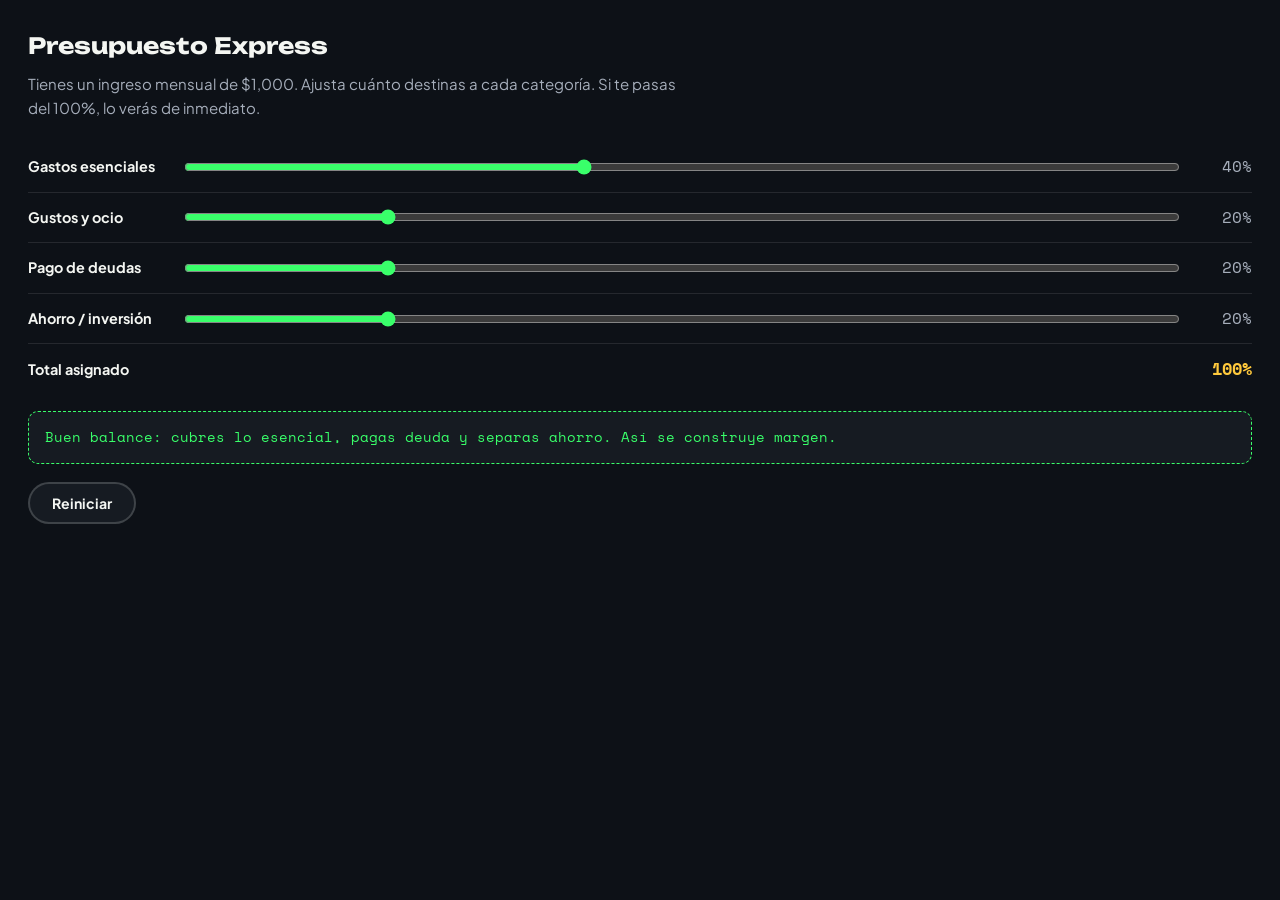
<file: games/presupuesto-express.html>
<!doctype html>
<html lang="es">
<head>
<meta charset="utf-8">
<meta name="viewport" content="width=device-width, initial-scale=1">
<title>Presupuesto Express</title>
<link rel="preconnect" href="https://fonts.googleapis.com">
<link rel="preconnect" href="https://fonts.gstatic.com" crossorigin>
<link href="https://fonts.googleapis.com/css2?family=Unbounded:wght@500;700;800&family=Plus+Jakarta+Sans:wght@400;500;600;700&family=Space+Mono:wght@400;700&display=swap" rel="stylesheet">
<style>
  :root {
    --void: #0D1117;
    --surface: #161B22;
    --surface-2: #1D2430;
    --ink: #F4F6F2;
    --ink-soft: #A6AEBB;
    --acid: #39FF6A;
    --pulse: #FF3DAD;
    --gold: #FFC93C;
    --line: rgba(244,246,242,0.10);
    --line-strong: rgba(244,246,242,0.18);
    --font-display: "Unbounded", "Plus Jakarta Sans", sans-serif;
    --font-body: "Plus Jakarta Sans", system-ui, sans-serif;
    --font-mono: "Space Mono", "Courier New", monospace;
  }
  * { box-sizing: border-box; }
  body {
    margin: 0;
    padding: 28px;
    background: var(--void);
    color: var(--ink);
    font-family: var(--font-body);
    line-height: 1.6;
  }
  h1 { font-family: var(--font-display); font-weight: 700; font-size: 1.4rem; color: var(--ink); margin: 0 0 8px; }
  p.intro { color: var(--ink-soft); max-width: 60ch; margin: 0 0 22px; font-size: 0.94rem; }
  .budget-row {
    display: grid;
    grid-template-columns: 140px 1fr 60px;
    align-items: center;
    gap: 14px;
    padding: 12px 0;
    border-bottom: 1px solid var(--line);
  }
  .budget-row label { font-weight: 700; font-size: 0.9rem; color: var(--ink); }
  .budget-row input[type="range"] { width: 100%; accent-color: var(--acid); }
  .budget-row .val { font-family: var(--font-mono); text-align: right; color: var(--ink-soft); }
  .total-row { border-bottom: none; font-weight: 700; }
  .total-row .val { color: var(--gold); font-size: 1.05rem; }
  .feedback {
    margin-top: 16px;
    padding: 14px 16px;
    border-radius: 10px;
    font-family: var(--font-mono);
    font-size: 0.88rem;
    border: 1px dashed var(--line-strong);
    background: var(--surface);
  }
  .feedback.ok { color: var(--acid); border-color: var(--acid); }
  .feedback.warn { color: var(--pulse); border-color: var(--pulse); }
  button {
    margin-top: 18px;
    font-family: var(--font-body);
    font-weight: 700;
    font-size: 0.88rem;
    padding: 10px 22px;
    border-radius: 100px;
    border: 2px solid var(--line-strong);
    background: var(--surface);
    color: var(--ink);
    cursor: pointer;
    transition: transform 0.12s ease;
  }
  button:hover { border-color: var(--pulse); color: var(--pulse); transform: translateY(-1px); }
</style>
</head>
<body>

<h1>Presupuesto Express</h1>
<p class="intro">Tienes un ingreso mensual de $1,000. Ajusta cuánto destinas a cada categoría. Si te pasas del 100%, lo verás de inmediato.</p>

<div class="budget-row">
  <label>Gastos esenciales</label>
  <input type="range" min="0" max="100" value="40" id="r-needs">
  <span class="val"><span id="v-needs">40</span>%</span>
</div>
<div class="budget-row">
  <label>Gustos y ocio</label>
  <input type="range" min="0" max="100" value="20" id="r-wants">
  <span class="val"><span id="v-wants">20</span>%</span>
</div>
<div class="budget-row">
  <label>Pago de deudas</label>
  <input type="range" min="0" max="100" value="20" id="r-debt">
  <span class="val"><span id="v-debt">20</span>%</span>
</div>
<div class="budget-row">
  <label>Ahorro / inversión</label>
  <input type="range" min="0" max="100" value="20" id="r-save">
  <span class="val"><span id="v-save">20</span>%</span>
</div>
<div class="budget-row total-row">
  <label>Total asignado</label>
  <span></span>
  <span class="val" id="v-total">100%</span>
</div>

<div class="feedback ok" id="feedback"></div>

<button id="reset-game">Reiniciar</button>

<script>
  const ids = ["needs", "wants", "debt", "save"];
  const sliders = {};
  ids.forEach((id) => (sliders[id] = document.getElementById(`r-${id}`)));
  const totalEl = document.getElementById("v-total");
  const feedbackEl = document.getElementById("feedback");
  const DEFAULTS = { needs: 40, wants: 20, debt: 20, save: 20 };

  function update() {
    let total = 0;
    ids.forEach((id) => {
      const val = Number(sliders[id].value);
      document.getElementById(`v-${id}`).textContent = val;
      total += val;
    });
    totalEl.textContent = `${total}%`;
    const save = Number(sliders.save.value);

    feedbackEl.classList.remove("ok", "warn");
    if (total > 100) {
      feedbackEl.classList.add("warn");
      feedbackEl.textContent = "Estás asignando más del 100% de tu ingreso. Eso, en la vida real, es deuda nueva.";
    } else if (save === 0) {
      feedbackEl.classList.add("warn");
      feedbackEl.textContent = "Tu presupuesto cierra, pero no estás ahorrando nada. Un imprevisto te obligaría a endeudarte.";
    } else {
      feedbackEl.classList.add("ok");
      feedbackEl.textContent = "Buen balance: cubres lo esencial, pagas deuda y separas ahorro. Así se construye margen.";
    }
  }

  ids.forEach((id) => sliders[id].addEventListener("input", update));
  document.getElementById("reset-game").addEventListener("click", () => {
    ids.forEach((id) => (sliders[id].value = DEFAULTS[id]));
    update();
  });
  update();
</script>
</body>
</html>
</file>
<file: css/style.css>
/* ============================================
   MonkeyMoney — Design tokens
   "Plataforma gamer de finanzas", no libro contable
   ============================================ */
:root {
  --void: #0D1117;
  --surface: #161B22;
  --surface-2: #1D2430;
  --line: rgba(244, 246, 242, 0.10);
  --line-strong: rgba(244, 246, 242, 0.18);

  --ink: #F4F6F2;
  --ink-soft: #A6AEBB;
  --ink-faint: #707888;

  --acid: #39FF6A;
  --acid-dim: #1F8C3E;
  --pulse: #FF3DAD;
  --pulse-dim: #99205E;
  --gold: #FFC93C;
  --gold-dim: #9C7A1F;

  --paper: #FAF7EF;
  --paper-ink: #16181B;

  --font-display: "Unbounded", "Plus Jakarta Sans", system-ui, sans-serif;
  --font-body: "Plus Jakarta Sans", system-ui, -apple-system, sans-serif;
  --font-mono: "Space Mono", "Courier New", monospace;

  --max-width: 1120px;
  --radius: 16px;
  --radius-sm: 10px;
}

/* legacy aliases so older HTML/JS using these var names still resolve correctly */
:root {
  --ledger-green: #0F1A14;
  --ledger-green-light: #16261D;
  --brass: var(--gold);
  --brass-light: var(--gold);
  --wax-red: var(--pulse);
  --parchment: var(--void);
  --parchment-card: var(--surface);
  --line-strong: rgba(244, 246, 242, 0.18);
}

* { box-sizing: border-box; }
html { scroll-behavior: smooth; }

body {
  margin: 0;
  background: var(--void);
  color: var(--ink);
  font-family: var(--font-body);
  font-size: 16px;
  line-height: 1.6;
  -webkit-font-smoothing: antialiased;
  position: relative;
  overflow-x: hidden;
}

/* Manchas de luz ambiental — evita el "negro plano + un acento" */
body::before, body::after {
  content: "";
  position: fixed;
  border-radius: 50%;
  filter: blur(90px);
  z-index: 0;
  pointer-events: none;
  opacity: 0.30;
}
body::before {
  width: 560px; height: 560px;
  top: -160px; left: -160px;
  background: radial-gradient(circle, var(--acid), transparent 70%);
}
body::after {
  width: 620px; height: 620px;
  bottom: -200px; right: -180px;
  background: radial-gradient(circle, var(--pulse), transparent 70%);
}

img { max-width: 100%; display: block; }
a { color: inherit; }

h1, h2, h3 {
  font-family: var(--font-display);
  font-weight: 700;
  margin: 0 0 0.4em;
  letter-spacing: -0.01em;
  color: var(--ink);
}

.eyebrow {
  font-family: var(--font-mono);
  font-size: 0.72rem;
  font-weight: 700;
  letter-spacing: 0.06em;
  text-transform: uppercase;
  color: var(--void);
  background: var(--acid);
  display: inline-block;
  padding: 6px 14px;
  border-radius: 100px;
  transform: rotate(-2deg);
  box-shadow: 3px 4px 0 rgba(0,0,0,0.35);
  position: relative;
  z-index: 1;
}

.wrap {
  max-width: var(--max-width);
  margin: 0 auto;
  padding: 0 24px;
  position: relative;
  z-index: 1;
}

.hairline {
  border: none;
  border-top: 1px solid var(--line-strong);
  margin: 0;
}

/* Focus visibility (accessibility) */
a:focus-visible, button:focus-visible, input:focus-visible, .lang-btn:focus-visible {
  outline: 3px solid var(--gold);
  outline-offset: 2px;
  border-radius: 4px;
}

@media (prefers-reduced-motion: reduce) {
  *, *::before, *::after { animation-duration: 0.001ms !important; transition-duration: 0.001ms !important; }
}

/* ============================================
   Header / Nav
   ============================================ */
header.site-header {
  background: rgba(13, 17, 23, 0.85);
  backdrop-filter: blur(10px);
  color: var(--ink);
  position: sticky;
  top: 0;
  z-index: 50;
  border-bottom: 1px solid var(--line-strong);
}

.nav-inner {
  display: flex;
  align-items: center;
  justify-content: space-between;
  padding: 14px 24px;
}

.logo {
  display: flex;
  align-items: center;
  gap: 10px;
  text-decoration: none;
  color: var(--ink);
}

.logo-mark {
  width: 38px;
  height: 38px;
  border-radius: 50%;
  border: 2px solid var(--acid);
  display: flex;
  align-items: center;
  justify-content: center;
  font-family: var(--font-mono);
  font-weight: 700;
  font-size: 0.78rem;
  color: var(--gold);
  flex-shrink: 0;
  overflow: hidden;
  object-fit: cover;
  background: var(--surface);
  box-shadow: 0 0 14px rgba(57,255,106,0.45);
}

.logo-text {
  font-family: var(--font-display);
  font-size: 1.2rem;
  font-weight: 700;
  letter-spacing: -0.01em;
}

nav.main-nav {
  display: flex;
  align-items: center;
  gap: 28px;
}

nav.main-nav a {
  text-decoration: none;
  font-size: 0.92rem;
  font-weight: 600;
  color: var(--ink-soft);
  position: relative;
  padding: 4px 0;
}
nav.main-nav a:hover,
nav.main-nav a[aria-current="page"] { color: var(--ink); }
nav.main-nav a[aria-current="page"]::after {
  content: "";
  position: absolute;
  left: 0; right: 0; bottom: -4px;
  height: 3px;
  border-radius: 2px;
  background: var(--acid);
  box-shadow: 0 0 8px var(--acid);
}

.nav-right {
  display: flex;
  align-items: center;
  gap: 18px;
}

/* Language toggle */
.lang-toggle {
  display: flex;
  border: 1px solid var(--line-strong);
  border-radius: 100px;
  overflow: hidden;
  font-family: var(--font-mono);
  font-size: 0.72rem;
  background: var(--surface);
}
.lang-btn {
  background: transparent;
  border: none;
  color: var(--ink-soft);
  padding: 6px 13px;
  cursor: pointer;
  letter-spacing: 0.04em;
  font-weight: 700;
}
.lang-btn[aria-pressed="true"] {
  background: var(--acid);
  color: var(--void);
}

.menu-toggle {
  display: none;
  background: var(--surface);
  border: 1px solid var(--line-strong);
  border-radius: var(--radius-sm);
  color: var(--ink);
  width: 38px;
  height: 34px;
  cursor: pointer;
  font-size: 1.1rem;
}

@media (max-width: 800px) {
  nav.main-nav {
    position: absolute;
    top: 100%;
    left: 0; right: 0;
    background: var(--void);
    flex-direction: column;
    align-items: flex-start;
    padding: 16px 24px 22px;
    gap: 16px;
    border-bottom: 1px solid var(--line-strong);
    display: none;
  }
  nav.main-nav.open { display: flex; }
  .menu-toggle { display: block; }
}

/* ============================================
   Hero
   ============================================ */
.hero {
  padding: 72px 0 56px;
  position: relative;
}

.hero-grid {
  display: grid;
  grid-template-columns: 1.15fr 0.85fr;
  gap: 48px;
  align-items: center;
}

.hero h1 {
  font-size: clamp(2.3rem, 4.6vw, 3.7rem);
  line-height: 1.04;
  color: var(--ink);
  margin-top: 16px;
}

.hero h1 em {
  font-style: normal;
  color: var(--acid);
  text-shadow: 0 0 18px rgba(57,255,106,0.5);
}

.hero p.lead {
  font-size: 1.08rem;
  color: var(--ink-soft);
  max-width: 46ch;
  margin: 18px 0 28px;
}

.cta-row { display: flex; gap: 14px; flex-wrap: wrap; }

.btn {
  display: inline-flex;
  align-items: center;
  gap: 8px;
  font-family: var(--font-body);
  font-weight: 700;
  font-size: 0.95rem;
  text-decoration: none;
  padding: 13px 24px;
  border-radius: 100px;
  border: 2px solid transparent;
  cursor: pointer;
  transition: transform 0.12s ease, box-shadow 0.12s ease;
}
.btn:hover { transform: translate(-2px, -2px); }
.btn-primary {
  background: var(--acid);
  color: var(--void);
  box-shadow: 4px 5px 0 rgba(0,0,0,0.5);
}
.btn-primary:hover { box-shadow: 6px 7px 0 rgba(0,0,0,0.5); }
.btn-secondary {
  background: var(--surface);
  color: var(--ink);
  border-color: var(--line-strong);
  box-shadow: 4px 5px 0 rgba(0,0,0,0.35);
}
.btn-secondary:hover { box-shadow: 6px 7px 0 rgba(0,0,0,0.35); border-color: var(--pulse); }

/* Mascota en el hero */
.hero-visual {
  display: flex;
  flex-direction: column;
  align-items: center;
  gap: 18px;
  position: relative;
}
.sticker {
  position: absolute;
  font-family: var(--font-display);
  font-weight: 700;
  font-size: 0.78rem;
  padding: 9px 16px;
  border-radius: 100px;
  box-shadow: 4px 5px 0 rgba(0,0,0,0.4);
  z-index: 2;
  white-space: nowrap;
}
.sticker-1 {
  top: -6px; left: -18px;
  background: var(--gold);
  color: var(--void);
  transform: rotate(-8deg);
}
.sticker-2 {
  top: 38%; right: -22px;
  background: var(--pulse);
  color: var(--void);
  transform: rotate(6deg);
}
@media (max-width: 460px) {
  .sticker { font-size: 0.68rem; padding: 7px 12px; }
  .sticker-1 { left: 4px; }
  .sticker-2 { right: 4px; }
}
.mascot-hero-img {
  max-width: 240px;
  width: 100%;
  filter: drop-shadow(0 0 36px rgba(57,255,106,0.35)) drop-shadow(0 18px 30px rgba(0,0,0,0.55));
}
.hero-visual .statement { width: 100%; }

/* Ledger statement card → ahora "panel de stats" estilo HUD */
.statement {
  background: var(--surface);
  border: 1px solid var(--line-strong);
  border-radius: var(--radius);
  box-shadow: 5px 7px 0 rgba(0,0,0,0.4);
  padding: 22px 24px;
}
.statement-title {
  font-family: var(--font-mono);
  font-size: 0.7rem;
  text-transform: uppercase;
  letter-spacing: 0.1em;
  color: var(--ink-faint);
  border-bottom: 1px dashed var(--line-strong);
  padding-bottom: 10px;
  margin-bottom: 12px;
}
.statement-row {
  display: flex;
  justify-content: space-between;
  font-family: var(--font-mono);
  font-size: 0.92rem;
  padding: 7px 0;
  border-bottom: 1px solid var(--line);
  color: var(--ink-soft);
}
.statement-row:last-child { border-bottom: none; }
.statement-row .amount { color: var(--acid); font-weight: 700; }
.statement-row .amount.neg { color: var(--pulse); }

/* ============================================
   Sections / Pillars
   ============================================ */
.section { padding: 64px 0; }
.section-head { max-width: 60ch; margin-bottom: 40px; }
.section-head h2 { font-size: clamp(1.7rem, 3vw, 2.3rem); color: var(--ink); margin-top: 14px; }
.section-head p { color: var(--ink-soft); }

.pillars {
  display: grid;
  grid-template-columns: repeat(4, 1fr);
  gap: 24px;
}
.pillar-card {
  background: var(--surface);
  border: 1px solid var(--line-strong);
  border-radius: var(--radius);
  padding: 28px 24px;
  text-decoration: none;
  color: var(--ink);
  display: flex;
  flex-direction: column;
  gap: 10px;
  transition: box-shadow 0.15s ease, transform 0.15s ease, border-color 0.15s ease;
  box-shadow: 5px 6px 0 rgba(0,0,0,0.3);
}
.pillar-card:hover {
  transform: translate(-3px, -3px);
  box-shadow: 8px 9px 0 rgba(0,0,0,0.35);
  border-color: var(--acid);
}
.pillar-icon {
  font-family: var(--font-mono);
  font-size: 0.7rem;
  font-weight: 700;
  color: var(--gold);
  letter-spacing: 0.08em;
}
.pillar-card h3 { font-size: 1.25rem; color: var(--ink); }
.pillar-card p { color: var(--ink-soft); font-size: 0.92rem; margin: 0; }
.pillar-card .go {
  margin-top: auto;
  font-family: var(--font-mono);
  font-size: 0.8rem;
  font-weight: 700;
  color: var(--pulse);
}

@media (max-width: 800px) {
  .hero-grid { grid-template-columns: 1fr; }
  .pillars { grid-template-columns: 1fr; }
}

@media (min-width: 801px) and (max-width: 1100px) {
  .pillars { grid-template-columns: repeat(2, 1fr); }
}

/* ============================================
   Badge — "logro desbloqueado" (antes: sello de tinta)
   ============================================ */
.stamp {
  font-family: var(--font-mono);
  font-size: 0.64rem;
  font-weight: 700;
  letter-spacing: 0.06em;
  text-transform: uppercase;
  width: 60px;
  height: 60px;
  display: flex;
  align-items: center;
  justify-content: center;
  text-align: center;
  line-height: 1.1;
  flex-shrink: 0;
  clip-path: polygon(50% 0%, 95% 25%, 95% 75%, 50% 100%, 5% 75%, 5% 25%);
  position: relative;
  background: var(--surface-2);
  border: 2px solid currentColor;
}
.stamp-done {
  color: var(--void);
  background: var(--acid);
  box-shadow: 0 0 16px rgba(57,255,106,0.65);
  border-color: var(--acid);
}
.stamp-soon {
  color: var(--ink-faint);
  background: var(--surface-2);
  border-color: var(--line-strong);
  opacity: 0.8;
}
.stamp-new {
  color: var(--void);
  background: var(--pulse);
  box-shadow: 0 0 16px rgba(255,61,173,0.65);
  border-color: var(--pulse);
}

/* ============================================
   Cards grid (games / library)
   ============================================ */
.card-grid {
  display: grid;
  grid-template-columns: repeat(auto-fill, minmax(260px, 1fr));
  gap: 22px;
}
.content-card {
  background: var(--surface);
  border: 1px solid var(--line-strong);
  border-radius: var(--radius);
  padding: 22px;
  display: flex;
  gap: 16px;
  flex-direction: column;
  box-shadow: 5px 6px 0 rgba(0,0,0,0.3);
  transition: border-color 0.15s ease, transform 0.15s ease;
}
.content-card:not(.disabled):hover {
  border-color: var(--acid);
  transform: translate(-2px, -2px);
}
.content-card-top {
  display: flex;
  justify-content: space-between;
  align-items: flex-start;
  gap: 12px;
}
.content-card h3 { font-size: 1.1rem; color: var(--ink); margin: 0; }
.content-card p { margin: 0; color: var(--ink-soft); font-size: 0.9rem; }
.content-card .meta {
  font-family: var(--font-mono);
  font-size: 0.7rem;
  color: var(--gold);
  text-transform: uppercase;
  letter-spacing: 0.05em;
  font-weight: 700;
}
.content-card .btn { align-self: flex-start; margin-top: auto; padding: 9px 18px; font-size: 0.85rem; }
.content-card.disabled { opacity: 0.55; }
.content-card.disabled .btn { pointer-events: none; }

/* ============================================
   Game widget
   ============================================ */
.game-frame {
  background: var(--surface);
  border: 1px solid var(--line-strong);
  border-radius: var(--radius);
  padding: 28px;
}
.budget-row {
  display: grid;
  grid-template-columns: 140px 1fr 70px;
  align-items: center;
  gap: 14px;
  padding: 10px 0;
  border-bottom: 1px solid var(--line);
}
.budget-row label { font-weight: 700; font-size: 0.92rem; color: var(--ink); }
.budget-row input[type="range"] { width: 100%; accent-color: var(--acid); }
.budget-row .val { font-family: var(--font-mono); text-align: right; color: var(--ink-soft); }
.game-feedback {
  margin-top: 18px;
  padding: 16px;
  border-radius: var(--radius-sm);
  font-family: var(--font-mono);
  font-size: 0.9rem;
  border: 1px dashed var(--line-strong);
}
.game-feedback.ok { color: var(--acid); border-color: var(--acid); }
.game-feedback.warn { color: var(--pulse); border-color: var(--pulse); }

/* ============================================
   Library reader — excepción: superficie clara
   para lectura larga, como un reflector sobre fondo oscuro
   ============================================ */
.reader {
  background: var(--paper);
  color: var(--paper-ink);
  border-radius: var(--radius);
  padding: 36px;
  display: none;
  user-select: text;
  box-shadow: 0 20px 60px rgba(0,0,0,0.5);
}
.reader.open { display: block; }
.reader h2 { color: var(--paper-ink); }
.reader .reader-meta {
  font-family: var(--font-mono);
  font-size: 0.74rem;
  color: #6b6b63;
  margin-bottom: 22px;
}
.reader-body p { margin: 0 0 16px; }
.reader-close { margin-top: 24px; }
.no-copy-note {
  font-family: var(--font-mono);
  font-size: 0.7rem;
  color: #8a8a80;
  margin-top: 30px;
  border-top: 1px dashed rgba(0,0,0,0.15);
  padding-top: 12px;
}

/* ============================================
   Footer
   ============================================ */
footer.site-footer {
  background: var(--void);
  border-top: 1px solid var(--line-strong);
  color: var(--ink);
  padding: 40px 0 28px;
  margin-top: 40px;
}
.footer-inner {
  display: flex;
  justify-content: space-between;
  flex-wrap: wrap;
  gap: 20px;
  font-size: 0.85rem;
}
.footer-inner a { text-decoration: none; color: var(--ink-soft); }
.footer-inner a:hover { color: var(--acid); }
.footer-copy {
  font-family: var(--font-mono);
  font-size: 0.72rem;
  color: var(--ink-faint);
  margin-top: 18px;
}

/* Utility */
.center { text-align: center; }
.mt-0 { margin-top: 0; }
</file>
<file: Analizador/style.css>
*{box-sizing:border-box}html,body{margin:0;min-height:100%;font-family:Inter,Segoe UI,Arial,sans-serif;background:#f7f9f5;color:#182230}body{overflow:auto}.app{min-width:1180px;min-height:100vh;background:#f7f9f5}.topbar{height:94px;background:#071a2f;color:#fff;display:flex;align-items:center;padding:8px 18px 8px 24px;gap:20px;border-bottom:4px solid #b8d84a}.brand{display:flex;align-items:center;gap:12px;min-width:475px}.title{font-size:28px;font-weight:900;letter-spacing:-.3px}.subtitle{font-size:15px;margin-top:4px;color:#d7e8df}.slogan{font-size:17px;font-style:italic;flex:1;text-align:center;color:#f1f7ee}.slogan span{display:block;width:160px;height:4px;background:#8bc53f;border-radius:6px;margin:5px auto 0}.legend{display:flex;height:78px}.legend-card{min-width:145px;padding:7px 10px;display:flex;align-items:center;gap:7px;color:#152130}.legend-card img{width:44px;height:55px;object-fit:contain}.legend-card b{display:block;font-size:14px}.legend-card small{display:block;font-size:11px;margin-top:2px}.legend-card.good{background:#d8efbf;border-radius:10px 0 0 10px}.legend-card.neutral{background:#ffe8ac}.legend-card.bad{background:#f7b6b9;border-radius:0 10px 10px 0}.body{display:flex;min-height:calc(100vh - 134px)}.sidebar{width:240px;background:#edf2ec;border-right:1px solid #d9e2d5;padding:14px 10px 10px}.side-item{width:100%;height:42px;border:0;border-radius:9px;display:flex;align-items:center;gap:10px;padding:0 10px;font-size:14px;margin-bottom:3px;background:transparent;color:#18304a;text-align:left;cursor:pointer}.side-item span{font-size:23px;width:28px;text-align:center;color:#174f5a}.side-item.active{background:#fff}.side-item.selected{background:#176d67;color:#fff}.side-item.selected span{color:#fff}.side-item.indent{background:#dfeee8}.side-item:hover{background:#dfece6}.separator{height:7px}.education{margin-top:34px;text-align:center;padding:12px 16px;color:#426c47;font-size:13px}.mini-logo{font-size:44px}.green-line{height:3px;width:70px;background:#8bc53f;border-radius:4px;margin:auto}.main{flex:1;padding:14px 14px 0;min-width:0}.page{display:none}.active-page{display:block}.section-header{display:flex;gap:12px}.section-title{background:#e9f1ea;border:1px solid #cddbcf;border-radius:10px;padding:10px 13px;display:flex;gap:12px;flex:0 0 31%;font-size:16px}.section-title>span{font-size:31px}.section-title b{display:block;font-size:24px;color:#0b605b}.section-title small{display:block;color:#526b68;margin-top:3px}.tip{flex:1;border:1px solid #cbdcd4;border-radius:10px;background:#fff;padding:10px 13px;display:flex;align-items:center;gap:12px;font-size:12px}.tip img{width:30px;height:36px}.columns{display:grid;grid-template-columns:31% 39% 30%;gap:12px;margin-top:12px}.card{background:#fff;border:1px solid #d7e2dc;border-radius:10px;box-shadow:0 2px 5px rgba(0,0,0,.04);overflow:hidden}.card-title{background:#f3f7f3;font-size:15px;font-weight:900;color:#214c4a;padding:10px 11px;border-bottom:1px solid #dce7e0}.card-title span{font-weight:500;font-size:11px}.input-card{padding-bottom:8px}.form-grid{display:grid;grid-template-columns:1.45fr 1fr;column-gap:8px}.form-grid label,.loan-grid label{padding:6px 10px;border-right:1px solid #d7e6ee;font-size:11px;display:flex;align-items:center}.form-grid input,.loan-grid input{width:100%;border:1px solid #d1ddc9;padding:6px 8px;background:#fffbe8;font-size:12px;outline:none;border-radius:5px}.money,.suffix{display:flex;align-items:center;background:#fffbe8;border:1px solid #d1ddc9;border-radius:5px;margin:5px 7px 5px 0}.money span{padding-left:8px;font-size:12px}.money input,.suffix input{border:0;background:transparent;padding:6px;width:100%}.suffix span{font-size:10px;color:#68756e;padding:0 7px;white-space:nowrap}.loan-card{margin-top:10px;padding-bottom:10px}.toggle{display:flex;margin:10px 10px 4px;background:#e6ebe7;border-radius:18px;width:150px;padding:1px}.toggle-btn{width:75px;border:0;border-radius:16px;padding:8px;background:transparent;cursor:pointer}.toggle-btn.active{background:#176d67;color:#fff}.help{font-size:11px;color:#586a64;padding:0 10px 8px}.loan-grid{display:grid;grid-template-columns:1.4fr 1fr}.loan-grid input{margin:5px 7px 5px 0}.meaning-card{margin-top:10px;background:#eef7f4}.meaning-title{padding:9px 10px;color:#14675f;font-weight:800}.meaning-card ul{margin:0;padding:0 18px 10px 28px;font-size:11px;line-height:1.5}.results-title{background:#dff0cd;border:1px solid #c2db9d;border-radius:10px;padding:11px;color:#356a2f;font-size:19px;font-weight:900}.verdict-card{display:grid;grid-template-columns:2fr 1fr;gap:10px;margin-top:8px}.verdict{border:1px solid #c9dfc7;background:#f7fbf4;border-radius:10px;padding:10px;display:flex;align-items:center;gap:12px}.verdict img{width:84px;height:102px;object-fit:contain}.small-title{font-size:11px;color:#40605e;font-weight:800}.verdict-pill{border-radius:20px;padding:9px 26px;font-size:22px;font-weight:900;display:inline-block;margin-top:6px}.verdict-good{background:#16a34a!important;color:#fff!important}.verdict-neutral{background:#f59e0b!important;color:#fff!important}.verdict-bad{background:#dc3545!important;color:#fff!important}.verdict-card.state-good .verdict,.verdict-card.state-good .return{border-color:#c4e4c3;background:#f7fbf4}.verdict-card.state-neutral .verdict,.verdict-card.state-neutral .return{border-color:#f4d08b;background:#fffaf0}.verdict-card.state-bad .verdict,.verdict-card.state-bad .return{border-color:#e9b8bc;background:#fff5f5}.verdict p{font-size:11px;color:#4c625f;margin:7px 0 0}.score-line{font-size:10px;margin-top:7px;color:#60716c}.return{text-align:center;padding:18px 8px;border-radius:10px}.return .big{font-size:31px;font-weight:900;margin-top:5px}.state-good .return .big{color:#169447}.state-neutral .return .big{color:#d68900}.state-bad .return .big{color:#c9343d}.return small,.kpi-card small{font-size:11px;color:#4a6a5a}.kpi-row{display:grid;grid-template-columns:1fr 1fr;gap:10px;margin-top:8px}.kpi-card{background:#f6fbf5;border:1px solid #cce3ca;border-radius:10px;padding:9px;text-align:center}.kpi-card.highlight{background:#edf7d9}.kpi-value{font-size:20px;font-weight:900;color:#1e6741;margin:4px}.indicators{margin-top:8px}.card-title.green{color:#236438;background:#e8f2d9}.indicator-head,.indicator-row{display:grid;grid-template-columns:24% 14% 38% 24%;align-items:stretch}.indicator-head{background:#f2f7ef;font-size:10px;font-weight:900;color:#3d5e4c}.indicator-head span,.indicator-row>*{padding:7px 6px;border-right:1px solid #dbe6dc;border-bottom:1px solid #dbe6dc}.indicator-row{font-size:10px}.indicator-row b{color:#173f4c}.indicator-row b small{display:block;color:#5d7785;font-weight:500}.indicator-row>span:nth-child(2){font-size:12px;font-weight:900}.eval{display:inline-flex;align-items:center;gap:5px;padding:3px 6px!important;margin:7px;border-radius:10px;font-weight:900}.eval img{width:20px;height:20px}.eval.good{background:#e9f8e9;color:#188448}.eval.reg{background:#fff3d6;color:#a96c00}.eval.bad{background:#fde8ea;color:#b52f3a}.projection{margin-top:8px;padding-bottom:10px}.chart-wrap{padding:6px 8px;height:225px}.projection canvas{width:100%;height:215px}.projection-note{background:#eff7e4;border-left:5px solid #8bc53f;margin:0 10px;padding:10px;font-size:11px;color:#41634b}.sumrow{display:flex;justify-content:space-between;padding:12px 12px;border-bottom:1px solid #dfe7e1;font-size:11px}.sumrow b{font-size:13px;color:#224a4d}.sum-total{margin:9px;background:#e8f5cf;border:1px solid #c7df9e;border-radius:9px;text-align:center;padding:9px}.sum-total span{display:block;font-size:12px;font-weight:900}.sum-total b{display:block;font-size:22px;color:#3c7932}.why{margin-top:10px;padding-bottom:8px}.why-head{display:flex;align-items:center;gap:9px;padding:11px;color:#315c44}.why-head img{width:35px}.why-status{display:flex;align-items:center;gap:9px;padding:0 15px}.why-status img{width:27px;height:27px}.why-status b{font-size:14px}.why.state-good .why-status b{color:#168348}.why.state-neutral .why-status b{color:#b36f00}.why.state-bad .why-status b{color:#bd303c}.why ul{margin:7px 12px 0 28px;padding:0;font-size:10px;line-height:1.55}.why li{margin-bottom:4px}.warning{margin-top:10px;background:#edf5ef;padding:11px}.warning-title{font-weight:900;color:#2c6250}.warning p{font-size:10px;line-height:1.5;margin:8px 0 0}.learn{margin-top:10px;background:#f2f5df;padding:11px}.learn-title{color:#5c6f26;font-weight:900;margin-bottom:8px}.learn b{display:block;font-size:12px;color:#47602a}.learn strong{display:block;margin-top:10px;font-size:11px}.learn p{font-size:10px}.link-btn{background:none;border:0;padding:0;font-size:10px;color:#356f4a;cursor:pointer}.page-head{display:flex;justify-content:space-between;align-items:flex-end;background:#eef5ee;border:1px solid #d2dfd3;border-radius:12px;padding:18px 20px;margin-bottom:14px}.eyebrow{font-size:11px;letter-spacing:2px;font-weight:900;color:#5b872f}.page-head h2{font-size:30px;margin:6px 0 4px;color:#173e3d}.page-head p{margin:0;color:#55706b}.hero-card{background:#0c1d32;border-radius:16px;padding:35px;color:#fff;display:flex;justify-content:space-between;align-items:center;min-height:300px;border:1px solid #173e52}.hero-card h1{font-size:42px;line-height:1.05;max-width:700px;margin:10px 0}.hero-card p{font-size:17px;color:#d8e8e0;max-width:650px}.primary-btn{margin-top:18px;border:0;border-radius:24px;background:#9bd34f;color:#132719;font-weight:900;padding:12px 20px;cursor:pointer}.hero-monkey{font-size:145px;padding:20px 60px;position:relative}.hero-monkey span{position:absolute;font-size:55px;right:25px;bottom:30px}.feature-grid{display:grid;grid-template-columns:repeat(4,1fr);gap:12px;margin-top:14px}.feature-card{background:#fff;border:1px solid #d5e0d8;border-radius:12px;padding:18px}.feature-icon{font-size:28px}.feature-card h3{margin:10px 0 5px}.feature-card p{font-size:12px;color:#5b6d69;line-height:1.5}.compare-grid{display:grid;grid-template-columns:repeat(3,1fr);gap:12px}.compare-card{background:#fff;border:1px solid #d5e0d8;border-radius:12px;padding:15px}.compare-card h3{margin:0 0 12px;color:#174a47}.compare-card label,.scenario-card label{display:flex;justify-content:space-between;align-items:center;font-size:11px;margin:9px 0}.compare-card input,.scenario-card input,.search,.settings-card input,.settings-card select{border:1px solid #ccd9ce;border-radius:7px;padding:8px;background:#fffbe8}.compare-result{margin-top:13px;padding:11px;border-radius:8px;background:#eff6e7}.state-chip{display:inline-block;padding:5px 9px;border-radius:12px;font-weight:900;font-size:11px}.chip-good{background:#dff4df;color:#168348}.chip-neutral{background:#fff0ce;color:#a96c00}.chip-bad{background:#fde5e8;color:#bd303c}.whatif-grid{display:grid;grid-template-columns:36% 64%;gap:14px}.scenario-card{padding-bottom:14px}.scenario-card label{padding:0 14px}.scenario-card input{width:52%}.scenario-result{display:flex;flex-direction:column;align-items:center;justify-content:center;min-height:320px;text-align:center;padding:30px}.scenario-badge{font-size:22px;font-weight:900;padding:9px 26px;border-radius:25px}.scenario-badge.good{background:#16a34a;color:#fff}.scenario-badge.neutral{background:#f59e0b;color:#fff}.scenario-badge.bad{background:#dc3545;color:#fff}.scenario-big{font-size:42px;font-weight:900;color:#193e3d;margin:16px 0 8px}.mini-metrics{display:grid;grid-template-columns:1fr 1fr;gap:12px;margin-top:20px;width:80%}.mini-metrics div{background:#f0f5ea;border-radius:9px;padding:12px}.mini-metrics span{display:block;font-size:10px;color:#5e716c}.mini-metrics b{display:block;font-size:18px;margin-top:4px}.lesson-grid{display:grid;grid-template-columns:1fr 1fr;gap:12px}.lesson-grid article{background:#fff;border:1px solid #d5e0d8;border-radius:12px;padding:20px;min-height:180px}.lesson-grid article>span{font-size:12px;font-weight:900;color:#8aa64f}.lesson-grid h3{font-size:22px;margin:10px 0}.lesson-grid p{font-size:13px;color:#5b6d69;line-height:1.6}.glossary-grid{display:grid;grid-template-columns:1fr 1fr;gap:10px}.glossary-item{background:#fff;border:1px solid #d5e0d8;border-radius:11px;padding:14px}.glossary-item b{color:#164e4a}.glossary-item p{font-size:12px;color:#5d6c68;line-height:1.5;margin:6px 0 0}.search{width:260px;background:#fff}.settings-card{padding:0}.setting-row{display:flex;justify-content:space-between;align-items:center;gap:20px;padding:16px;border-bottom:1px solid #e1e9e3}.setting-row b{display:block}.setting-row small{display:block;color:#667a74;margin-top:4px}.setting-row input,.setting-row select{min-width:240px}.switch{position:relative;width:48px;height:27px}.switch input{display:none}.switch span{position:absolute;inset:0;background:#ccd7d0;border-radius:16px;cursor:pointer}.switch span:before{content:"";position:absolute;width:21px;height:21px;left:3px;top:3px;background:#fff;border-radius:50%;transition:.2s}.switch input:checked+span{background:#8bc53f}.switch input:checked+span:before{transform:translateX(21px)}.about{padding:22px;text-align:center;background:#f2f6ee}.about-brand{font-size:20px;color:#173e3d}.about p{margin:7px 0;color:#526760;font-size:12px}.about .tiny{font-size:11px;color:#7a8b84}footer{height:40px;background:#071a2f;color:#fff;display:flex;align-items:center;justify-content:center;font-size:12px;gap:22px;border-top:3px solid #8bc53f}.rightcol{min-width:0}@media(max-width:1250px){.columns{grid-template-columns:34% 66%}.rightcol{display:none}}/* Monkey Money brand + dark mode */
.mm-site-logo{width:76px;height:76px;object-fit:contain;object-position:center;display:block;flex:0 0 76px}
.website-btn{display:inline-flex;align-items:center;gap:7px;background:#173e3d;color:#fff;text-decoration:none;padding:9px 14px;border-radius:18px;font-size:12px;font-weight:800;border:1px solid #2f615c}
.disclaimer{margin-top:14px;padding:14px 18px;background:#eef6e9;border:1px solid #d5e5c6;border-left:5px solid #9bd34f;border-radius:10px;color:#48645b;font-size:12px;line-height:1.6}
.disclaimer strong{color:#285b3d}
body.dark{background:#0c1922;color:#dbe9e4}
body.dark .sidebar,body.dark .main{background:#0e1d27}
body.dark .card,body.dark .feature-card,body.dark .lesson-grid article,body.dark .glossary-item,body.dark .compare-card{background:#132630;border-color:#28424d;color:#dbe9e4}
body.dark .section-header,body.dark .page-head{background:#102630;border-color:#29434e}
body.dark .section-title{background:#132630;border-color:#28424d}
body.dark .section-title b,body.dark .page-head h2,body.dark .card-title,body.dark .indicator-row b,body.dark .feature-card h3,body.dark .lesson-grid h3{color:#dbe9e4}
body.dark .section-title small,body.dark .page-head p,body.dark .small-title,body.dark .warning p,body.dark .lesson-grid p,body.dark .glossary-item p{color:#a9c0b9}
body.dark input,body.dark select,body.dark .search{background:#0b1b24!important;color:#e5f1ed!important;border-color:#34515c!important}
body.dark .results-title{background:#1e3a2e;border-color:#3b6545;color:#dff3c7}
body.dark .indicator-head{background:#17313b;color:#cde0d9}
body.dark .indicator-head span,body.dark .indicator-row>*{border-color:#29434d}
body.dark .kpi-card{background:#162f2a;border-color:#2d4f45}.dark .kpi-card.highlight{background:#28402b}
body.dark .projection-note,body.dark .about,body.dark .disclaimer,body.dark .education{background:#142c26;color:#cfe4d8;border-color:#345747}
body.dark .warning{background:#172a2a}.dark .learn{background:#26302a}
body.dark .sum-total{background:#263d29;border-color:#426342}body.dark .sum-total b{color:#bde68b}
body.dark .why,.dark .summary{background:#132630}
body.dark footer{background:#07131d}
body.dark .side-item{color:#cfe0db}
body.dark .side-item.active{background:#132630}
body.dark .side-item.indent{background:#16283a}.dark .side-item:hover{background:#17313b}.dark .side-item.selected{background:#234b46;color:#fff}
body.dark .tip{background:#102e35!important;border-color:#2f5158!important;color:#c8dcd7}
body.dark .verdict{background:#132a25!important}body.dark .verdict-card.state-neutral .verdict,body.dark .verdict-card.state-neutral .return{background:#302717!important}body.dark .verdict-card.state-bad .verdict,body.dark .verdict-card.state-bad .return{background:#321d20!important}
@media(max-width:1100px){.mm-site-logo{width:76px;height:76px;object-fit:contain;object-position:center;display:block;flex:0 0 76px}.slogan{display:none}}


/* Responsive web/mobile */
.mobile-menu-btn{display:none;position:absolute;top:12px;left:12px;z-index:50;border:1px solid rgba(255,255,255,.25);background:#173e5a;color:#fff;border-radius:10px;width:42px;height:42px;font-size:22px;cursor:pointer}
.download-card{margin:14px 0 0;padding:18px;display:flex;align-items:center;justify-content:space-between;gap:18px;background:linear-gradient(135deg,#eef7e9,#f7fbf4);border:1px solid #d6e7cf}
.download-card h3{margin:6px 0 4px;font-size:20px;color:#173e3d}.download-card p{margin:0;color:#5a7069;font-size:12px;line-height:1.5}.download-actions{display:flex;gap:10px;flex-wrap:wrap;justify-content:flex-end}.download-btn{display:inline-flex;align-items:center;justify-content:center;text-decoration:none;padding:11px 14px;border-radius:20px;background:#173e3d;color:#fff;font-size:12px;font-weight:900;white-space:nowrap}.download-btn.secondary{background:#8bc53f;color:#163018}
body.dark .download-card{background:#132a26;border-color:#355447}body.dark .download-card h3{color:#dceee7}body.dark .download-card p{color:#a9c0b9}
@media(max-width:1250px){.columns{grid-template-columns:38% 62%}.rightcol{display:block}.sidebar{width:228px}.main{min-width:0}}
@media(max-width:980px){.app{min-width:0}body{overflow-x:hidden}.brand{min-width:0}.topbar{position:relative;height:auto;min-height:92px;grid-template-columns:1fr;padding-left:64px;flex-direction:column;align-items:flex-start;gap:6px}.brand{justify-content:flex-start}.legend{display:none}.slogan{display:block;text-align:left;margin-top:6px}.body{min-height:auto}.sidebar{position:fixed;left:-280px;top:0;bottom:0;z-index:40;width:270px;overflow:auto;box-shadow:12px 0 30px rgba(0,0,0,.15);transition:left .22s ease}.main{width:100%;padding:12px}.mobile-menu-btn{display:block}body.menu-open .sidebar{left:0}body.menu-open:after{content:"";position:fixed;inset:0;background:rgba(0,0,0,.35);z-index:35}.columns{grid-template-columns:1fr}.rightcol{display:block}.leftcol,.centercol,.rightcol{min-width:0}.tip{display:none}.section-title{flex:1 1 100%}.indicator-head,.indicator-row{grid-template-columns:24% 15% 36% 25%}.projection canvas{height:190px}.feature-grid{grid-template-columns:1fr 1fr}.download-card{flex-direction:column;align-items:flex-start}.download-actions{justify-content:flex-start}.whatif-grid{grid-template-columns:1fr}.compare-grid{grid-template-columns:1fr}.lesson-grid,.glossary-grid{grid-template-columns:1fr}.page-head{align-items:flex-start;gap:10px;flex-direction:column}.search{width:100%}.setting-row{align-items:flex-start;flex-direction:column}.setting-row input,.setting-row select{width:100%;min-width:0}}
@media(max-width:640px){.topbar{padding:10px 12px 12px 62px}.brand{gap:9px}.mm-site-logo{width:52px;height:52px;flex-basis:52px}.title{font-size:20px}.subtitle{font-size:10px}.main{padding:8px}.section-header{padding:10px}.section-title b{font-size:18px}.form-grid{grid-template-columns:1fr}.form-grid>input,.form-grid>div{width:100%}.loan-grid{grid-template-columns:1fr}.kpi-row{grid-template-columns:1fr}.indicator-head{display:none}.indicator-row{grid-template-columns:1fr 1fr;gap:0}.indicator-row>*{min-height:42px}.indicator-row>*:nth-child(3){grid-column:1/-1}.indicator-row>*:nth-child(4){grid-column:1/-1}.chart-wrap{height:185px}.projection-note{font-size:10px}.hero-card{padding:24px;min-height:auto}.hero-card h1{font-size:30px}.hero-card p{font-size:14px}.hero-monkey{font-size:88px;padding:0 0 0 12px}.hero-monkey span{font-size:35px;right:-5px;bottom:-2px}.feature-grid{grid-template-columns:1fr}.download-actions{width:100%}.download-btn{width:100%}.page-head h2{font-size:25px}.verdict-card{grid-template-columns:1fr}.verdict img{width:90px}.return{text-align:center;padding:12px}.verdict{padding:12px}.why-head{font-size:13px}}
.side-item span.i18n-inline{font-size:14px;width:auto;text-align:left;color:inherit;display:inline}
.slogan span.i18n-inline{display:inline;width:auto;height:auto;background:none;border-radius:0;margin:0}
.card-title span.i18n-inline{font-weight:900;font-size:15px}
.sum-total small span.i18n-inline{display:inline;font-size:inherit;font-weight:400}
header.site-header{background:#0d1117}
.moro-tip{display:flex;gap:10px;align-items:flex-start;background:#eef6ef;border:1px solid #cfe3d2;border-radius:10px;padding:10px 12px;margin:10px 0}
.moro-tip img{width:34px;height:34px;border-radius:50%;flex-shrink:0}
.moro-tip p{font-size:11px;line-height:1.5;margin:0;color:#2c4a3e}
.moro-tip-close{margin-top:6px;background:#8bc53f;color:#fff;border:none;border-radius:6px;padding:5px 10px;font-size:10px;font-weight:700;cursor:pointer}
body.dark .moro-tip{background:#132630;border-color:#28424d}
body.dark .moro-tip p{color:#c9d9d2}
.field-hint{font-size:10px;color:#6b8078;margin-top:-6px}
body.dark .field-hint{color:#93aca3}
.results-title-row{display:flex;align-items:center;gap:10px;flex-wrap:wrap}
.results-title-row .results-title{min-width:0}
.results-title-row .results-title{flex:1}
.save-analysis-btn{background:#fff;border:1px solid #c2db9d;color:#356a2f;border-radius:8px;padding:9px 12px;font-size:11px;font-weight:700;cursor:pointer;white-space:nowrap}
.save-analysis-btn:hover{background:#eef6e0}
body.dark .save-analysis-btn{background:#132630;border-color:#3b6545;color:#dff3c7}
.save-analysis-toast{margin-top:8px;background:#eef6ef;border:1px solid #cfe3d2;border-radius:8px;padding:8px 12px;font-size:11px;color:#2c4a3e;font-weight:700}
body.dark .save-analysis-toast{background:#132630;border-color:#28424d;color:#c9d9d2}
.badges-grid{display:grid;grid-template-columns:repeat(auto-fill,minmax(120px,1fr));gap:10px;padding:14px}
.badge-item{display:flex;flex-direction:column;align-items:center;gap:6px;text-align:center;padding:12px 8px;border-radius:10px;background:#f3f7f3;border:1px solid #dce7e0;opacity:.45;filter:grayscale(1)}
.badge-item.earned{opacity:1;filter:none;background:#eef6e0;border-color:#c2db9d}
.badge-item .badge-icon{font-size:28px}
.badge-item b{font-size:11px;color:#214c4a}
.badge-item small{font-size:9px;color:#68756e}
body.dark .badge-item{background:#0e1d27;border-color:#28424d}
body.dark .badge-item.earned{background:#132630;border-color:#3b6545}
body.dark .badge-item b{color:#dbe9e4}
body.dark .badge-item small{color:#93aca3}
.card-title-row{display:flex;align-items:center;justify-content:space-between;background:#f3f7f3;border-bottom:1px solid #dce7e0;padding:0 11px;flex-wrap:wrap;gap:4px}
.card-title-row .card-title{min-width:0}
.card-title-row .card-title{border-bottom:none;padding:10px 0}
.clear-history-btn{background:none;border:none;color:#a6423a;font-size:10px;font-weight:700;cursor:pointer;padding:6px}
body.dark .card-title{background:#132630;border-color:#28424d}
body.dark .card-title-row{background:#132630;border-color:#28424d}
.history-empty{padding:16px;font-size:11px;color:#68756e}
.history-item{display:flex;align-items:center;gap:10px;padding:10px 14px;border-bottom:1px solid #eef2ee}
.history-item:last-child{border-bottom:none}
.history-item .h-icon{font-size:20px}
.history-item .h-main{flex:1;min-width:0}
.history-item .h-name{font-size:12px;font-weight:700;color:#214c4a;white-space:nowrap;overflow:hidden;text-overflow:ellipsis}
.history-item .h-date{font-size:9px;color:#8a9a92}
.history-item .h-verdict{font-size:10px;font-weight:900;border-radius:6px;padding:4px 8px;white-space:nowrap}
.history-item .h-verdict.good{background:#dff0cd;color:#356a2f}
.history-item .h-verdict.neutral{background:#fdedc7;color:#8a6a12}
.history-item .h-verdict.bad{background:#fbdcd8;color:#a6423a}
body.dark .history-item{border-color:#28424d}
body.dark .history-item .h-name{color:#dbe9e4}
body.dark .history-item .h-date{color:#93aca3}
.mode-switch{display:flex;margin:12px 10px 0;background:#e6ebe7;border-radius:18px;padding:2px;width:fit-content}
.mode-btn{border:0;border-radius:16px;padding:7px 14px;font-size:11px;font-weight:700;background:transparent;color:#4a5f57;cursor:pointer;white-space:nowrap}
.mode-btn.active{background:#176d67;color:#fff}
body.dark .mode-switch{background:#0e1d27}
body.dark .mode-btn{color:#93aca3}
.toggle-details-btn{display:block;margin:6px auto 10px;background:none;border:1px dashed #9fb8ac;color:#356a2f;border-radius:8px;padding:8px 14px;font-size:11px;font-weight:700;cursor:pointer}
body.dark .toggle-details-btn{color:#c6e3af;border-color:#3b6545}
.learn-attribution{font-size:9px;font-style:italic;color:#5e716c;margin:6px 0}
body.dark .learn-attribution{color:#93aca3}
.learn .link-btn{display:block;margin-top:4px;text-decoration:none}
.lesson-quote{margin:8px 0 0;padding:8px 10px;border-left:3px solid #8bc53f;background:rgba(139,197,63,.08);border-radius:0 6px 6px 0}
.lesson-quote p{font-size:11px;font-style:italic;margin:0;color:inherit}
.lesson-quote cite{display:block;font-size:9px;font-style:normal;font-weight:700;margin-top:4px;color:#5e716c}
body.dark .lesson-quote cite{color:#93aca3}
.field-with-lookup{display:flex;gap:4px;align-items:center}
.field-with-lookup input{flex:1;min-width:0}
.field-lookup-btn{flex-shrink:0;width:32px;height:32px;border-radius:8px;border:1px solid #cddbcf;background:#eef6e0;cursor:pointer;font-size:14px;display:flex;align-items:center;justify-content:center}
.field-lookup-btn:hover{background:#dff0cd}
.field-lookup-btn.loading{opacity:.6;cursor:wait}
body.dark .field-lookup-btn{background:#132630;border-color:#28424d}
body.dark .field-lookup-btn:hover{background:#17313b}
.lookup-popover{grid-column:1/-1;margin-top:-4px;background:#eef6ef;border:1px solid #cfe3d2;border-radius:8px;padding:8px 10px;font-size:11px;color:#2c4a3e}
.lookup-popover .lookup-actions{margin-top:6px;display:flex;gap:8px}
.lookup-popover button{border:none;border-radius:6px;padding:5px 10px;font-size:10px;font-weight:700;cursor:pointer}
.lookup-popover .lookup-use{background:#8bc53f;color:#12291f}
.lookup-popover .lookup-cancel{background:#e3ece3;color:#425a4e}
body.dark .lookup-popover{background:#132630;border-color:#28424d;color:#c9d9d2}
body.dark .lookup-popover .lookup-cancel{background:#17313b;color:#c9d9d2}
/* --- Animaciones del personaje --- */
@keyframes mm-float{0%,100%{transform:translateY(0)}50%{transform:translateY(-6px)}}
@keyframes mm-float-slow{0%,100%{transform:translateY(0)}50%{transform:translateY(-4px)}}
@keyframes mm-bounce-in{0%{transform:scale(.7) translateY(12px) rotate(0)}45%{transform:scale(1.12) translateY(-8px) rotate(-4deg)}70%{transform:scale(.96) translateY(2px) rotate(3deg)}100%{transform:scale(1) translateY(0) rotate(0)}}
@keyframes mm-shake{0%,100%{transform:translateX(0) rotate(0)}15%{transform:translateX(-5px) rotate(-4deg)}30%{transform:translateX(5px) rotate(4deg)}45%{transform:translateX(-4px) rotate(-3deg)}60%{transform:translateX(4px) rotate(3deg)}75%{transform:translateX(-2px) rotate(-1deg)}100%{transform:translateX(0) rotate(0)}}
@keyframes mm-nod{0%,100%{transform:rotate(0) translateY(0)}30%{transform:rotate(-3deg) translateY(-2px)}60%{transform:rotate(3deg) translateY(0)}}
@keyframes mm-spin{to{transform:rotate(360deg)}}

#verdictImg{animation:mm-float 3s ease-in-out infinite;transform-origin:center bottom}
#verdictImg.react-good{animation:mm-bounce-in .65s ease}
#verdictImg.react-bad{animation:mm-shake .55s ease}
#verdictImg.react-neutral{animation:mm-nod .6s ease}
#whyImg{animation:mm-float-slow 3.6s ease-in-out .3s infinite}

.legend-card img{transition:transform .15s ease}
.legend-card:hover img{animation:mm-float .5s ease}

.field-lookup-btn.loading{animation:mm-spin 1s linear infinite}

.moro-tip img{animation:mm-float-slow 4s ease-in-out infinite}

@media (prefers-reduced-motion:reduce){
  #verdictImg,#whyImg,.legend-card:hover img,.field-lookup-btn.loading,.moro-tip img,#verdictImg.react-good,#verdictImg.react-bad,#verdictImg.react-neutral{animation:none}
}

/* --- Landing: selector de tipo de inversión ("1. Analiza tu inversión") --- */
.landing-head{background:#eef5ee;border:1px solid #d2dfd3;border-radius:12px;padding:18px 20px;margin-bottom:14px}
.landing-head h2{font-size:26px;margin:0 0 6px;color:#173e3d}
.landing-head p{margin:0;color:#55706b;font-size:13px}
.landing-grid{display:grid;grid-template-columns:repeat(4,1fr);gap:12px}
.landing-card{background:#fff;border:1px solid #d5e0d8;border-radius:12px;padding:18px;text-align:left;cursor:pointer;display:flex;flex-direction:column;gap:6px;transition:.15s;font-family:inherit}
.landing-card:hover{border-color:#8bc53f;box-shadow:0 4px 14px rgba(0,0,0,.08);transform:translateY(-2px)}
.landing-card-icon{font-size:30px}
.landing-card b{font-size:15px;color:#174a47}
.landing-card small{font-size:12px;color:#5b6d69;line-height:1.4}
body.dark .landing-head{background:#132630;border-color:#28424d}
body.dark .landing-head h2{color:#dbe9e4}
body.dark .landing-head p{color:#a9c2bb}
body.dark .landing-card{background:#132630;border-color:#28424d;color:#dbe9e4}
body.dark .landing-card b{color:#dbe9e4}
body.dark .landing-card small{color:#a9c2bb}
body.dark .landing-card:hover{border-color:#8bc53f}
@media(max-width:980px){.landing-grid{grid-template-columns:1fr 1fr}}
@media(max-width:640px){.landing-grid{grid-template-columns:1fr}.landing-head{padding:14px}.landing-head h2{font-size:21px}}
</file>
